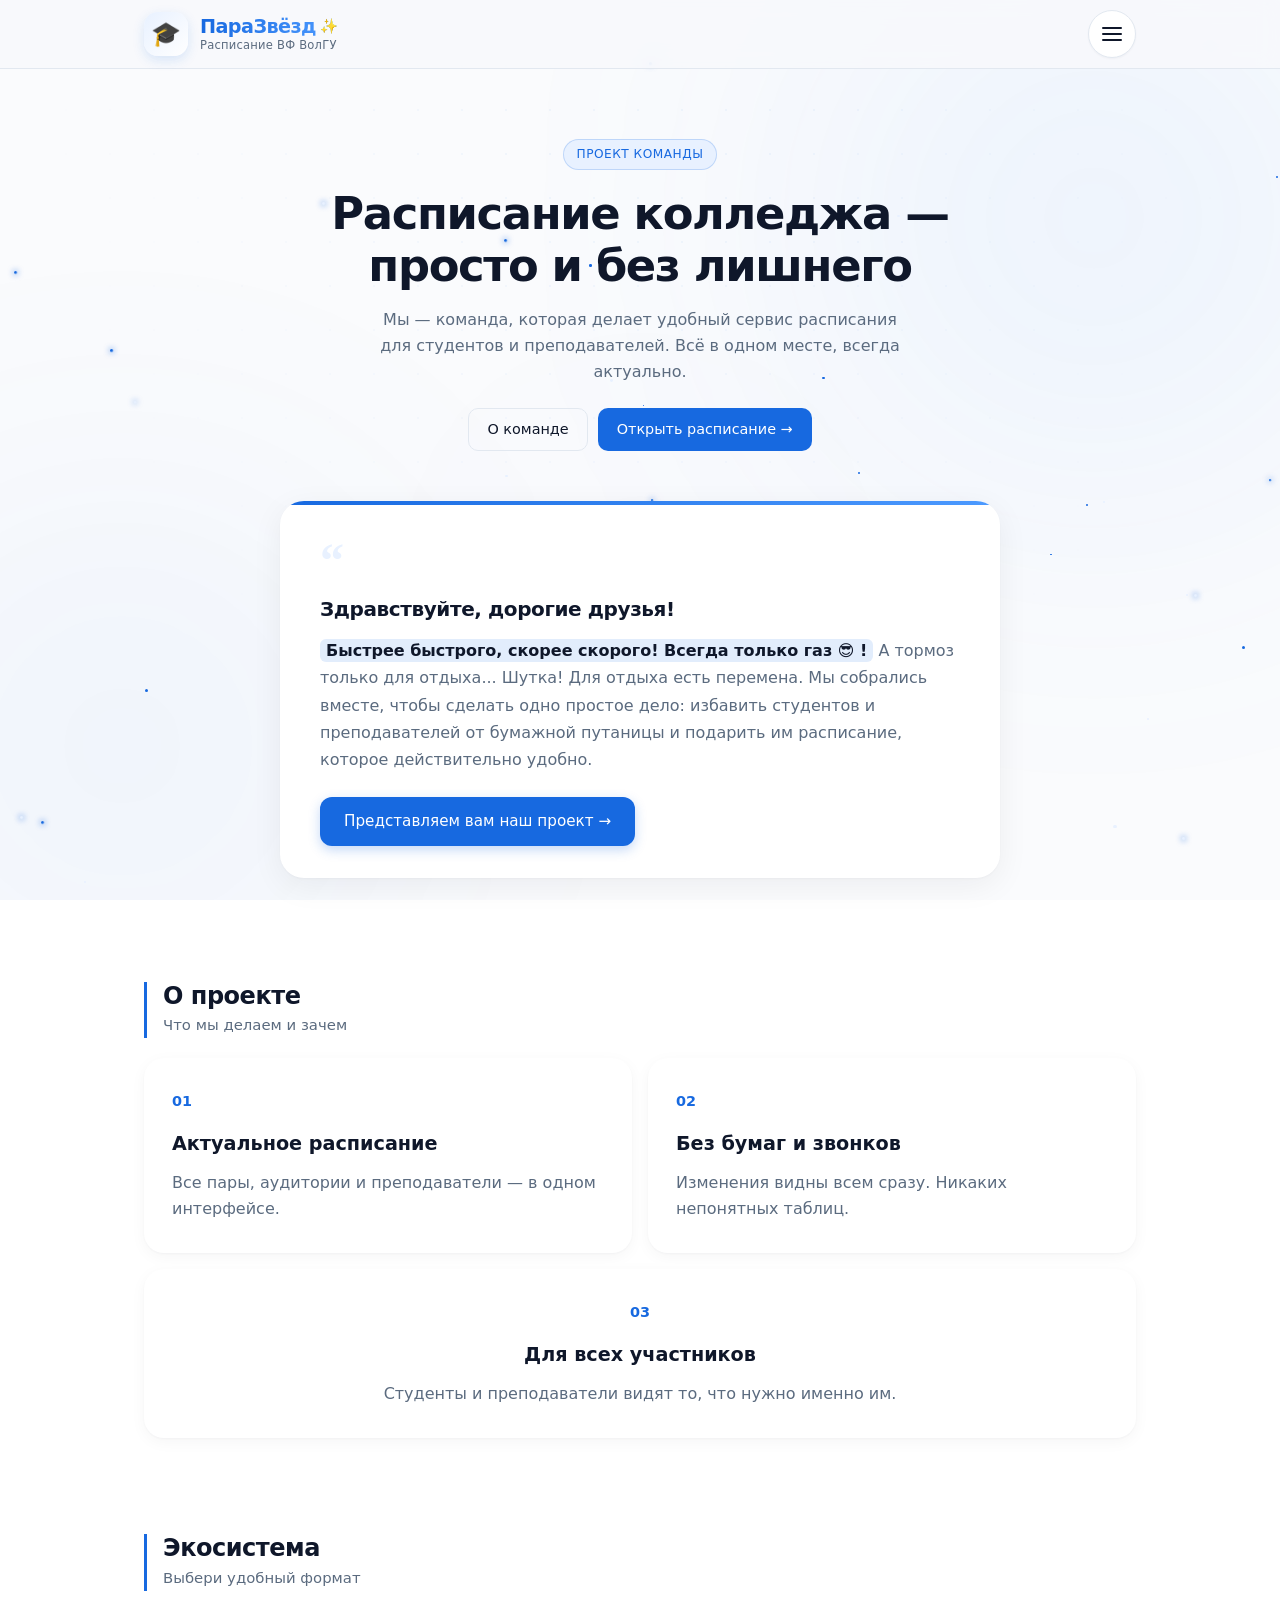
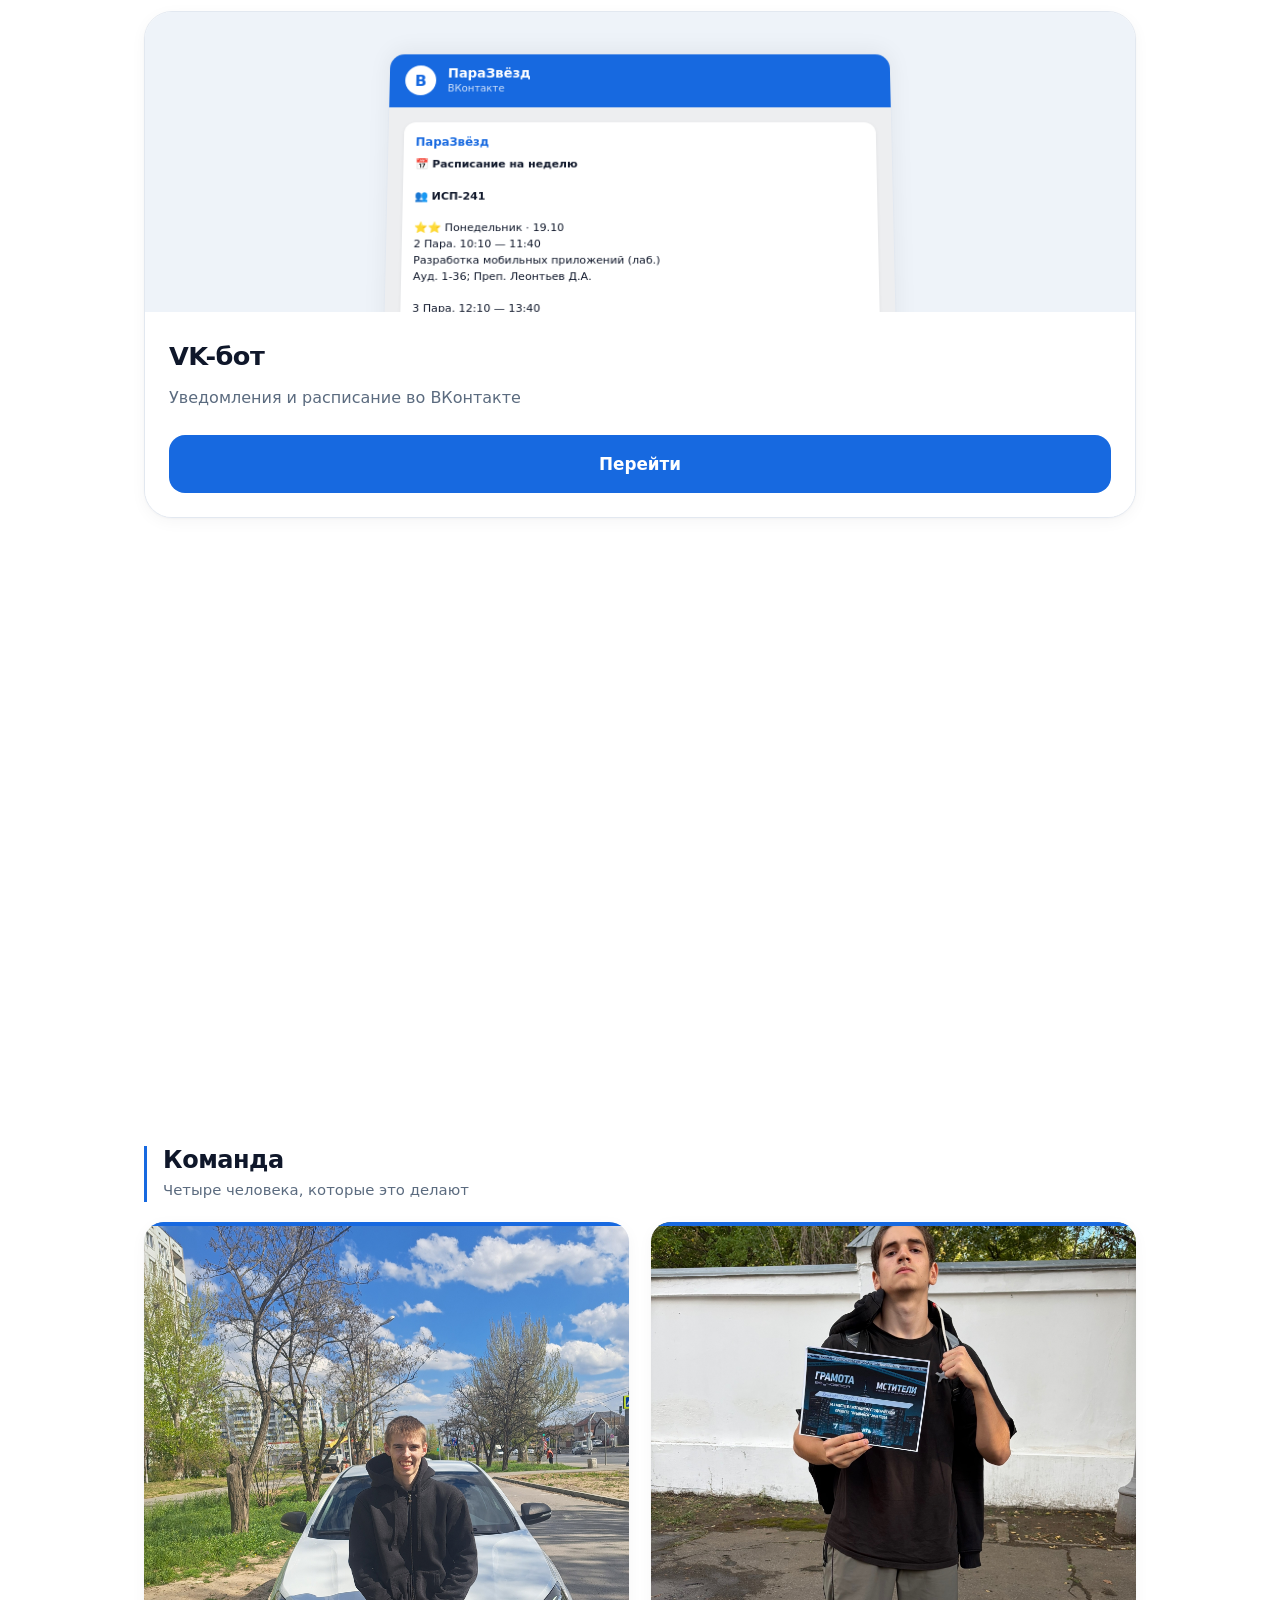
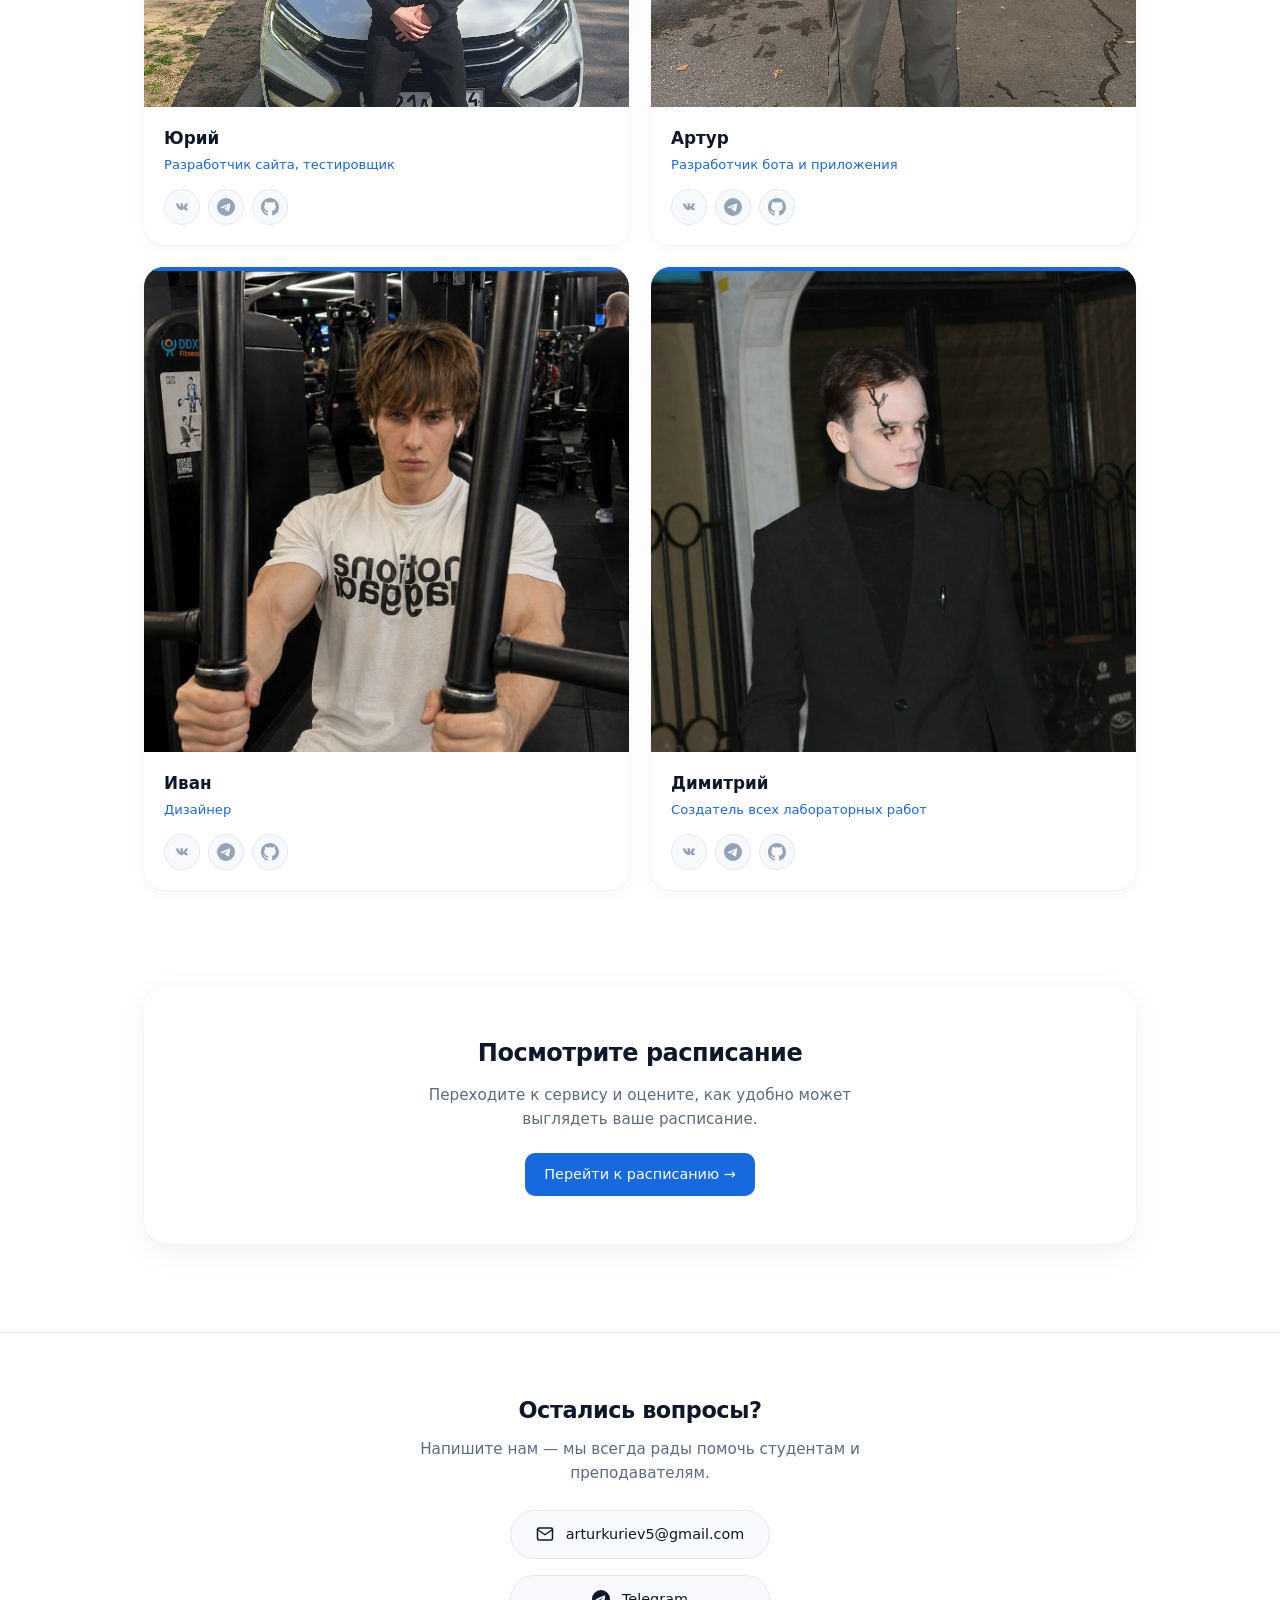
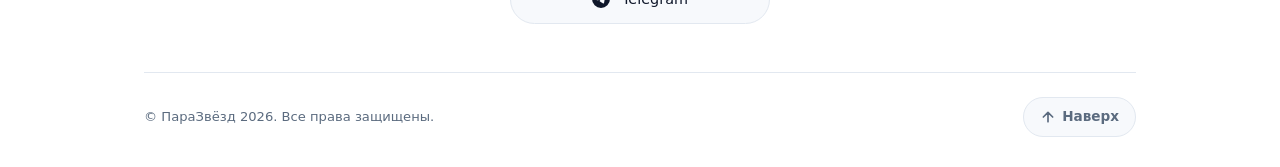
<file: index.html>
<!DOCTYPE html>
<html lang="ru">
<head>
  <meta charset="UTF-8">
  <meta name="viewport" content="width=device-width, initial-scale=1.0"><!-- Иконка сайта (favicon) -->
<link rel="icon" type="image/png" href="img/favicon.png">

<!-- Мета-теги для ВКонтакте (Open Graph) -->
<meta property="og:type" content="website">
<meta property="og:site_name" content="ПараЗвёзд">
<meta property="og:title" content="ПараЗвёзд — расписание ВФ ВолГУ">
<meta property="og:description" content="Удобное расписание занятий для студентов и преподавателей. Геймификация, мини-игра и достижения!">
<meta property="og:url" content="https://yuriisuperprog.github.io/Project_Team_Schedule/">

<!-- Ссылка на картинку-превью. ВАЖНО: путь должен быть абсолютным (начинаться с https://) -->
<meta property="og:image" content="https://yuriisuperprog.github.io/Project_Team_Schedule/img/preview.jpg">
<meta property="og:image:width" content="1200">
<meta property="og:image:height" content="630">
  <title>ПараЗвёзд — расписание ВФ ВолГУ</title>
  <link rel="stylesheet" href="style.css">
</head>
<body>
  <div class="page-bg"></div>
  <div class="bg-decor" aria-hidden="true">
    <span class="blob blob-1"></span>
    <span class="blob blob-2"></span>
    <span class="blob blob-3"></span>
  </div>
  <div class="bg-particles" id="bgParticles" aria-hidden="true"></div>
  <div class="bg-sparkles" id="bgSparkles" aria-hidden="true"></div>
  <div class="star-field" id="starField" aria-hidden="true"></div>

  <header>
    <div class="container nav">
      <a href="index.html" class="logo">
        <div class="logo-icon-wrap">
          <span class="logo-icon">🎓</span>
        </div>
        <div class="logo-text">
          <b>ПараЗвёзд <span class="star-sparkle">✨</span></b>
          <small>Расписание ВФ ВолГУ</small>
        </div>
      </a>
      <div class="nav-actions">
        <button class="nav-burger-btn" id="menuBtn" aria-label="Меню">
          <div class="burger-icon">
            <span></span><span></span><span></span>
          </div>
        </button>
      </div>
    </div>
  </header>

  <!-- ПОЛНОЭКРАННОЕ МЕНЮ -->
  <div class="fullscreen-menu" id="mobileMenu">
    <button class="fs-close-btn" id="closeMenuBtn" aria-label="Закрыть меню">
      <svg width="28" height="28" viewBox="0 0 24 24" fill="none"
           stroke="currentColor" stroke-width="2" stroke-linecap="round">
        <path d="M18 6L6 18M6 6l12 12"/>
      </svg>
    </button>

    <div class="fs-menu-content">
      <nav class="fs-nav">
        <a href="#about" class="fs-link" style="--i: 1;">О проекте</a>
        <a href="#ecosystem" class="fs-link" style="--i: 2;">Платформы</a>
        <a href="#team" class="fs-link" style="--i: 3;">Команда</a>
      </nav>
      <div class="fs-actions">
        <a href="schedule.html" class="fs-btn-main">Расписание</a>
        <button class="fs-theme-btn" id="themeToggle">
          <span id="themeIcon">🌑</span> Сменить тему
        </button>
      </div>
    </div>
  </div>

  <section class="hero">
    <div class="container">
      <div class="hero-badge">Проект команды</div>
      <h1>Расписание колледжа —<br>просто и без лишнего</h1>
      <p>Мы — команда, которая делает удобный сервис расписания для студентов и преподавателей. Всё в одном месте, всегда актуально.</p>
      <div class="hero-buttons">
        <a href="#team" class="btn btn-ghost">О команде</a>
        <a href="schedule.html" class="btn btn-primary">Открыть расписание →</a>
      </div>
    </div>
  </section>

  <section class="intro">
    <div class="container">
      <div class="intro-card">
        <div class="intro-mark">“</div>
        <p class="intro-greeting">Здравствуйте, дорогие друзья!</p>
        <p class="intro-text">
          <span class="bold">Быстрее быстрого, скорее скорого! Всегда только газ 😎 !</span>
          А тормоз только для отдыха... Шутка! Для отдыха есть перемена.
          Мы собрались вместе, чтобы сделать одно простое дело:
          избавить студентов и преподавателей от бумажной путаницы
          и подарить им расписание, которое действительно удобно.
        </p>
        <div class="intro-sign-wrap">
          <a href="schedule.html" class="intro-sign">Представляем вам наш проект →</a>
        </div>
      </div>
    </div>
  </section>

  <section id="about">
    <div class="container">
      <div class="section-head">
        <h2 class="section-title">О проекте</h2>
        <p class="section-sub">Что мы делаем и зачем</p>
      </div>
      <div class="about-grid">
        <div class="about-item">
          <div class="num">01</div>
          <h3>Актуальное расписание</h3>
          <p>Все пары, аудитории и преподаватели — в одном интерфейсе.</p>
        </div>
        <div class="about-item">
          <div class="num">02</div>
          <h3>Без бумаг и звонков</h3>
          <p>Изменения видны всем сразу. Никаких непонятных таблиц.</p>
        </div>
        <div class="about-item">
          <div class="num">03</div>
          <h3>Для всех участников</h3>
          <p>Студенты и преподаватели видят то, что нужно именно им.</p>
        </div>
      </div>
    </div>
  </section>

  <!-- ЭКОСИСТЕМА -->
  <section id="ecosystem">
    <div class="container">
      <div class="section-head">
        <h2 class="section-title">Экосистема</h2>
        <p class="section-sub">Выбери удобный формат</p>
      </div>

      <!-- МОБИЛЬНЫЙ ХАБ -->
      <div class="eco-mobile-hub" id="ecoMobileHub">
        <div class="emh-nav">
          <button class="emh-btn active" data-target="web">
            <div class="emh-icon-wrap">
              <svg viewBox="0 0 24 24" fill="none" stroke="currentColor"
                   stroke-width="2" stroke-linecap="round" stroke-linejoin="round">
                <circle cx="12" cy="12" r="10"></circle>
                <line x1="2" y1="12" x2="22" y2="12"></line>
                <path d="M12 2a15.3 15.3 0 0 1 4 10 15.3 15.3 0 0 1-4 10 15.3 15.3 0 0 1-4-10 15.3 15.3 0 0 1 4-10z"></path>
              </svg>
            </div>
            <span class="emh-label">Web / iOS</span>
          </button>

          <button class="emh-btn" data-target="vk">
            <div class="emh-icon-wrap">
              <svg viewBox="0 0 24 24" fill="currentColor">
                <path d="M12.785 16.241s.288-.032.436-.194c.136-.148.132-.427.132-.427s-.02-1.304.576-1.496c.588-.19 1.341 1.26 2.14 1.818.605.422 1.064.33 1.064.33l2.137-.03s1.117-.07.587-.953c-.043-.072-.308-.66-1.58-1.868-1.326-1.26-1.148-1.055.448-3.234.972-1.327 1.36-2.138 1.239-2.485-.116-.33-.84-.24-.84-.24l-2.407.015s-.178-.025-.31.056c-.13.08-.212.265-.212.265s-.38 1.03-.885 1.905c-1.065 1.854-1.492 1.951-1.666 1.837-.404-.265-.303-1.07-.303-1.642 0-1.786.267-2.53-.52-2.723-.26-.064-.452-.106-1.117-.113-.853-.01-1.573.003-1.982.207-.272.136-.482.44-.354.457.158.022.516.098.706.363.245.343.235 1.113.235 1.113s.14 2.104-.327 2.365c-.32.178-.76-.185-1.7-1.844 0 0-.47-.825-.85-1.735-.09-.214-.215-.42-.402-.516-.228-.115-.563-.148-.563-.148l-2.287.014s-.343.01-.47.162c-.111.136-.008.416-.008.416s1.79 4.262 3.816 6.407c1.858 1.966 3.967 1.838 3.967 1.838h.955z"/>
              </svg>
            </div>
            <span class="emh-label">VK</span>
          </button>

          <button class="emh-btn" data-target="android">
            <div class="emh-icon-wrap">
              <svg viewBox="0 0 24 24" fill="none" stroke="currentColor"
                   stroke-width="2" stroke-linecap="round" stroke-linejoin="round">
                <path d="M5 16V9h14v7a2 2 0 0 1-2 2H7a2 2 0 0 1-2-2z"></path>
                <path d="M16 9V6a2 2 0 0 0-2-2H10a2 2 0 0 0-2 2v3"></path>
                <circle cx="9" cy="13" r="1.5"></circle>
                <circle cx="15" cy="13" r="1.5"></circle>
                <path d="M8 22v-4"></path>
                <path d="M16 22v-4"></path>
              </svg>
            </div>
            <span class="emh-label">Android</span>
          </button>

          <button class="emh-btn" data-target="tg">
            <div class="emh-icon-wrap">
              <svg viewBox="0 0 24 24" fill="currentColor">
                <path d="M11.944 0A12 12 0 0 0 0 12a12 12 0 0 0 12 12 12 12 0 0 0 12-12A12 12 0 0 0 12 0a12 12 0 0 0-.056 0zm4.962 7.224c.1-.002.321.023.465.14a.506.506 0 0 1 .171.325c.016.093.036.306.02.472-.18 1.898-.962 6.502-1.36 8.627-.168.9-.499 1.201-.82 1.23-.696.065-1.225-.46-1.9-.902-1.056-.693-1.653-1.124-2.678-1.8-1.185-.78-.417-1.21.258-1.91.177-.184 3.247-2.977 3.307-3.23.007-.032.014-.15-.056-.212s-.174-.041-.249-.024c-.106.024-1.793 1.14-5.061 3.345-.48.33-.913.49-1.302.48-.428-.008-1.252-.241-1.865-.44-.752-.245-1.349-.374-1.297-.789.027-.216.325-.437.893-.663 3.498-1.524 5.83-2.529 6.998-3.014 3.332-1.386 4.025-1.627 4.476-1.635z"/>
              </svg>
            </div>
            <span class="emh-label">Telegram</span>
          </button>
        </div>

        <div class="emh-content" id="emhContent">
          <h3 class="emh-title" id="emhTitle">Web / PWA</h3>
          <p class="emh-desc" id="emhDesc">Работает в браузере. Можно установить на iPhone как приложение.</p>
          <button class="emh-cta" id="emhCta" onclick="openIosInstallModal(event)">Как установить?</button>
        </div>
      </div>

      <!-- ДЕСКТОПНЫЕ КАРТОЧКИ -->
      <div class="eco-carousel-wrap">
        <div class="eco-grid" id="ecoGrid">

          <!-- VK -->
          <div class="eco-card" data-color="#0077FF">
            <div class="eco-preview">
              <div class="mockup-vk">
                <div class="vk-header">
                  <div class="vk-avatar">B</div>
                  <div class="vk-title">
                    <b>ПараЗвёзд</b>
                    <span>ВКонтакте</span>
                  </div>
                </div>
                <div class="vk-chat-bg">
                  <div class="vk-message">
                    <div class="vk-msg-author">ПараЗвёзд</div>
                    <div class="vk-msg-text">
                      📅 <b>Расписание на неделю</b><br><br>
                      👥 <b>ИСП-241</b><br><br>
                      ⭐️⭐️ Понедельник · 19.10<br>
                      2 Пара. 10:10 — 11:40<br>
                      Разработка мобильных приложений (лаб.)<br>
                      Ауд. 1-36; Преп. Леонтьев Д.А.<br><br>
                      3 Пара. 12:10 — 13:40<br>
                      Разработка программных модулей (лаб.)<br>
                      Ауд. 1-02; Преп. Донскова Д.А.
                    </div>
                  </div>
                  <div class="vk-buttons">
                    <div class="vk-btn">📖 Посмотреть расписание</div>
                    <div class="vk-btn">⚙️ Настройки</div>
                  </div>
                </div>
              </div>
            </div>
            <div class="eco-text">
              <h3>VK-бот</h3>
              <p>Уведомления и расписание во ВКонтакте</p>
              <a href="https://vk.ru/vfstudentbot" class="eco-btn">Перейти</a>
            </div>
          </div>

          <!-- TELEGRAM -->
          <div class="eco-card" data-color="#2AABEE">
            <div class="eco-preview">
              <div class="mockup-telegram">
                <div class="mt-header">
                  <div class="mt-avatar">
                    <svg viewBox="0 0 24 24" fill="none" stroke="currentColor"
                         stroke-width="2" stroke-linecap="round" stroke-linejoin="round">
                      <path d="M22 2L11 13M22 2l-7 20-4-9-9-4 20-7z"/>
                    </svg>
                  </div>
                  <div class="mt-title">
                    <b>ПараЗвёзд</b>
                    <span>45000 подписчика</span>
                  </div>
                  <div class="mt-actions">
                    <svg width="16" height="16" viewBox="0 0 24 24" fill="none"
                         stroke="currentColor" stroke-width="2">
                      <circle cx="11" cy="11" r="8"/>
                      <path d="M21 21l-4.35-4.35"/>
                    </svg>
                    <svg width="16" height="16" viewBox="0 0 24 24" fill="none"
                         stroke="currentColor" stroke-width="2">
                      <circle cx="12" cy="12" r="1"/>
                      <circle cx="19" cy="12" r="1"/>
                      <circle cx="5" cy="12" r="1"/>
                    </svg>
                  </div>
                </div>
                <div class="mt-chat-bg">
                  <div class="mt-message">
                    <div class="mt-msg-author">ПараЗвёзд</div>
                    <div class="mt-msg-text">
                      📅 <b>Расписание на неделю</b><br><br>
                      👥 <b>ИСП-241</b><br><br>
                      ⭐️⭐️ Понедельник · 19.10<br>
                      2 Пара. 10:10 — 11:40<br>
                      Разработка мобильных приложений (лаб.)<br>
                      Ауд. 1-36; Преп. Леонтьев Д.А.<br><br>
                      3 Пара. 12:10 — 13:40<br>
                      Разработка программных модулей (лаб.)<br>
                      Ауд. 1-02; Преп. Донскова Д.А.
                    </div>
                  </div>
                  <div class="mt-buttons">
                    <div class="mt-btn mt-btn-primary">📖 Посмотреть расписание</div>
                    <div class="mt-btn mt-btn-secondary">⚙️ Настройки</div>
                  </div>
                </div>
              </div>
            </div>
            <div class="eco-text">
              <h3>Telegram-бот</h3>
              <p>Расписание прямо в мессенджере</p>
              <a href="https://t.me/VFStudentBot" class="eco-btn">Перейти</a>
            </div>
          </div>

          <!-- ПРИЛОЖЕНИЕ -->
          <div class="eco-card" data-color="#6ecf9b">
            <div class="eco-preview">
              <div class="mockup-app">
                <div class="app-header">
                  <div class="app-logo">🎓</div>
                  <div class="app-title">
                    <b>ПараЗвёзд</b>
                    <span>Расписание ВолГУ</span>
                  </div>
                  <div class="app-actions">🌙 ☰</div>
                </div>
                <div class="app-body">
                  <div class="app-greeting">
                    <b>Привет, Юрий! 👋</b>
                  </div>
                  <div class="app-wish">
                    🧠 Каждая решённая задача делает тебя сильнее!
                  </div>
                  <div class="app-filters">
                    <div class="app-label">Специальность</div>
                    <div class="app-chips">
                      <span class="app-chip">РУПО</span>
                      <span class="app-chip active">ИСП</span>
                      <span class="app-chip">ЗСП</span>
                      <span class="app-chip">ЭСП</span>
                      <span class="app-chip">ЮСП</span>
                    </div>
                    <div class="app-label" style="margin-top: 12px;">Курс</div>
                    <div class="app-chips">
                      <span class="app-chip">2 курс</span>
                      <span class="app-chip active">3 курс</span>
                      <span class="app-chip">4 курс</span>
                    </div>
                    <div class="app-label" style="margin-top: 12px;">Группа</div>
                    <div class="app-chips">
                      <span class="app-chip active">ИСП-241</span>
                      <span class="app-chip">ИСП-242</span>
                      <span class="app-chip">ИСП-243</span>
                    </div>
                  </div>
                </div>
              </div>
            </div>
            <div class="eco-text">
              <h3>Приложение</h3>
              <p>Мобильное приложение для iOS и Android</p>
              <a href="#" class="eco-btn">Скачать</a>
            </div>
          </div>

        </div>
        <div class="eco-dots" id="ecoDots"></div>
      </div>
    </div>
  </section>

  <!-- МОДАЛКА ИНСТРУКЦИИ ДЛЯ iOS -->
  <div class="install-modal" id="iosInstallModal">
    <div class="install-window">
      <button class="install-close" id="closeInstallBtn">✕</button>
      <div class="install-icon">🍏</div>
      <h3>Установка на iPhone</h3>
      <p class="install-subtitle">Это займёт 5 секунд. Работает только в <b>Safari</b>.</p>
      
      <div class="install-steps">
        <div class="step">
          <div class="step-visual">🧭</div>
          <div class="step-text">
            <b>1. Откройте сайт в Safari</b>
            <span>Скопируйте ссылку и вставьте в адресную строку Safari.</span>
          </div>
        </div>
        
        <div class="step">
          <div class="step-visual">📤</div>
          <div class="step-text">
            <b>2. Нажмите «Поделиться»</b>
            <span>Кнопка внизу экрана (квадрат со стрелочкой вверх).</span>
          </div>
        </div>
        
        <div class="step">
          <div class="step-visual">➕</div>
          <div class="step-text">
            <b>3. Выберите «На экран "Домой"»</b>
            <span>Прокрутите список вниз, если не видите.</span>
          </div>
        </div>
        
        <div class="step">
          <div class="step-visual">✅</div>
          <div class="step-text">
            <b>4. Нажмите «Добавить»</b>
            <span>Готово! Иконка появится на рабочем столе.</span>
          </div>
        </div>
      </div>
      
      <button class="install-done-btn" id="installDoneBtn">Всё понятно</button>
    </div>
  </div>

  <section id="team">
    <div class="container">
      <div class="section-head">
        <h2 class="section-title">Команда</h2>
        <p class="section-sub">Четыре человека, которые это делают</p>
      </div>
      <div class="team-grid">

        <article class="member member--blue">
          <div class="photo">
            <img src="img/1.jpg" alt="Разработчик">
          </div>
          <div class="member-body">
            <h3>Юрий</h3>
            <div class="role">Разработчик сайта, тестировщик</div>
            <div class="team-socials">
              <a href="https://vk.ru/id566690820" target="_blank" class="social-btn vk" title="ВКонтакте"></a>
              <a href="https://t.me/Yura1231qwerty" target="_blank" class="social-btn tg" title="Telegram"></a>
              <a href="https://github.com/YuriiSuperProg" target="_blank" class="social-btn gh" title="GitHub"></a>
            </div>
          </div>
        </article>

        <article class="member member--blue-2">
          <div class="photo">
            <img src="img/2.jpg" alt="Разработчик">
          </div>
          <div class="member-body">
            <h3>Артур</h3>
            <div class="role">Разработчик бота и приложения</div>
            <div class="team-socials">
              <a href="https://vk.ru/aptypmorgan" target="_blank" class="social-btn vk" title="ВКонтакте"></a>
              <a href="https://t.me/shadwGG" target="_blank" class="social-btn tg" title="Telegram"></a>
              <a href="https://github.com/APTYPMORGAN" target="_blank" class="social-btn gh" title="GitHub"></a>
            </div>
          </div>
        </article>

        <article class="member member--soft">
          <div class="photo">
            <img src="img/4.jpg" alt="Разработчик">
          </div>
          <div class="member-body">
            <h3>Иван</h3>
            <div class="role">Дизайнер</div>
            <div class="team-socials">
              <a href="https://vk.ru/crom0v" target="_blank" class="social-btn vk" title="ВКонтакте"></a>
              <a href="https://t.me/crom0v" target="_blank" class="social-btn tg" title="Telegram"></a>
              <a href="https://github.com/VanyaOrlov2009" target="_blank" class="social-btn gh" title="GitHub"></a>
            </div>
          </div>
        </article>

        <article class="member member--dark">
          <div class="photo">
            <img src="img/32.jpg" alt="Разработчик">
          </div>
          <div class="member-body">
            <h3>Димитрий</h3>
            <div class="role">Создатель всех лабораторных работ</div>
            <div class="team-socials">
              <a href="https://vk.ru/virpitzstal" target="_blank" class="social-btn vk" title="ВКонтакте"></a>
              <a href="https://t.me/VirpitzStal" target="_blank" class="social-btn tg" title="Telegram"></a>
              <a href=" https://github.com/DmitriyPros" target="_blank" class="social-btn gh" title="GitHub"></a>
            </div>
          </div>
        </article>

      </div>
    </div>
  </section>

  <section>
    <div class="container">
      <div class="cta">
        <h2>Посмотрите расписание</h2>
        <p>Переходите к сервису и оцените, как удобно может выглядеть ваше расписание.</p>
        <a href="schedule.html" class="btn btn-primary">Перейти к расписанию →</a>
      </div>
    </div>
  </section>

  <footer>
    <div class="container">
      <div class="footer-support">
        <h2>Остались вопросы?</h2>
        <p>Напишите нам — мы всегда рады помочь студентам и преподавателям.</p>
        <div class="footer-contact">
          <a href="mailto:arturkuriev5@gmail.com" class="footer-btn" title="Написать на почту">
            <svg viewBox="0 0 24 24" fill="none" stroke="currentColor"
                 stroke-width="2" stroke-linecap="round" stroke-linejoin="round"
                 width="18" height="18">
              <path d="M4 4h16c1.1 0 2 .9 2 2v12c0 1.1-.9 2-2 2H4c-1.1 0-2-.9-2-2V6c0-1.1.9-2 2-2z"></path>
              <polyline points="22,6 12,13 2,6"></polyline>
            </svg>
            arturkuriev5@gmail.com
          </a>
          <a href="https://t.me/shadwGG" target="_blank"
             class="footer-btn footer-btn--tg" title="Написать в Telegram">
            <svg viewBox="0 0 24 24" fill="currentColor" width="18" height="18">
              <path d="M11.944 0A12 12 0 0 0 0 12a12 12 0 0 0 12 12 12 12 0 0 0 12-12A12 12 0 0 0 12 0a12 12 0 0 0-.056 0zm4.962 7.224c.1-.002.321.023.465.14a.506.506 0 0 1 .171.325c.016.093.036.306.02.472-.18 1.898-.962 6.502-1.36 8.627-.168.9-.499 1.201-.82 1.23-.696.065-1.225-.46-1.9-.902-1.056-.693-1.653-1.124-2.678-1.8-1.185-.78-.417-1.21.258-1.91.177-.184 3.247-2.977 3.307-3.23.007-.032.014-.15-.056-.212s-.174-.041-.249-.024c-.106.024-1.793 1.14-5.061 3.345-.48.33-.913.49-1.302.48-.428-.008-1.252-.241-1.865-.44-.752-.245-1.349-.374-1.297-.789.027-.216.325-.437.893-.663 3.498-1.524 5.83-2.529 6.998-3.014 3.332-1.386 4.025-1.627 4.476-1.635z"/>
            </svg>
            Telegram
          </a>
        </div>
      </div>

      <div class="footer-bottom">
        <div>© ПараЗвёзд 2026. Все права защищены.</div>
        <a href="#" class="footer-up-btn"
           onclick="window.scrollTo({top: 0, behavior: 'smooth'}); return false;">
          <svg width="16" height="16" viewBox="0 0 24 24" fill="none"
               stroke="currentColor" stroke-width="2.5" stroke-linecap="round"
               stroke-linejoin="round">
            <path d="M12 19V5M5 12l7-7 7 7"/>
          </svg>
          Наверх
        </a>
      </div>
    </div>
  </footer>

  <!-- ОВЕРЛЕЙ И МОДАЛКА ДЛЯ ЭКОСИСТЕМЫ -->
  <div class="eco-overlay" id="ecoOverlay" hidden></div>
  <div class="eco-modal" id="ecoModal" hidden>
    <button class="eco-modal__close" id="ecoModalClose">✕</button>
    <div class="eco-modal__content" id="ecoModalContent"></div>
  </div>

  <script src="bg-particles.js"></script>
  <script src="stars.js"></script>
  <script src="script.js"></script>
</body>
</html>
</file>
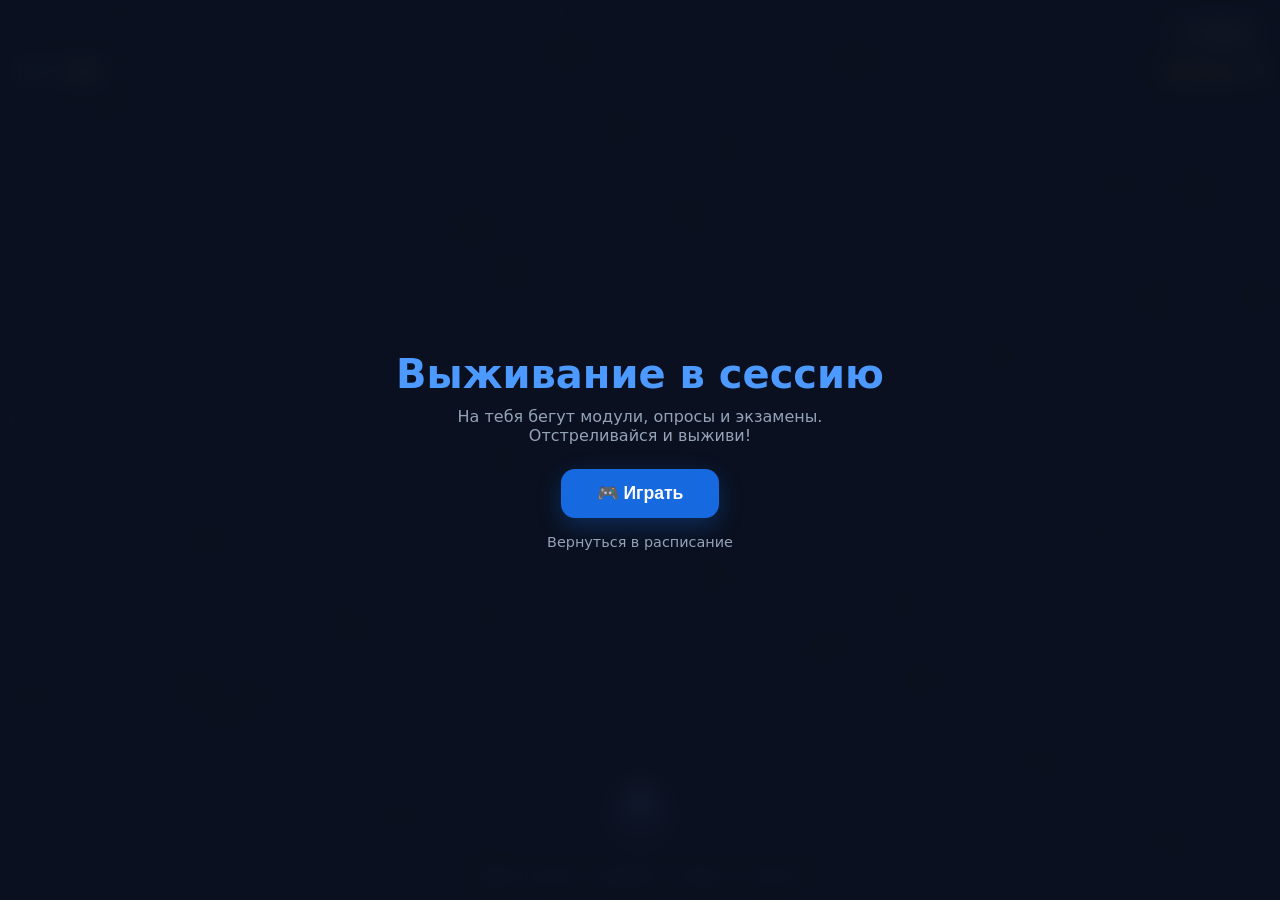
<file: game.html>
<!DOCTYPE html>
<html lang="ru">
<head>
  <meta charset="UTF-8">
  <meta name="viewport" content="width=device-width, initial-scale=1.0, maximum-scale=1.0, user-scalable=no, viewport-fit=cover">
  <link rel="icon" type="image/png" href="img/favicon.png">
  <title>Выживание в сессию — ПараЗвёзд</title>
  <link rel="stylesheet" href="game.css">
</head>
<body>

  <div class="game-wrapper">
    <a href="schedule.html" class="btn-back">← Назад</a>
    
    <div class="ui-overlay">
      <div class="ui-health">HP: <span id="hpText">100</span></div>
      <div class="ui-score">Баллы: <span id="scoreText">0</span></div>
    </div>

    <canvas id="gameCanvas"></canvas>
    
    <div class="controls-hint desktop-only">
      <span>WASD / Стрелки — движение</span>
      <span>Пробел — стрелять</span>
    </div>
    <div class="controls-hint mobile-only">
      <span>Води пальцем — двигайся</span>
      <span>Стрельба автоматическая</span>
    </div>

    <!-- Экран старта (общий для всех) -->
    <div id="startScreen" class="game-over-overlay show">
      <h2 style="color: #4C9AFF; font-size: 2.5rem; margin-bottom: 10px;">Выживание в сессию</h2>
      <p id="startHint">На тебя бегут модули, опросы и экзамены.<br>Отстреливайся и выживи!</p>
      <button class="btn-restart" onclick="startGame()">🎮 Играть</button>
      <a href="schedule.html" class="btn-back-menu">Вернуться в расписание</a>
    </div>

    <!-- Экран проигрыша -->
    <div id="gameOver" class="game-over-overlay">
      <h2>Отчислен! 💀</h2>
      <p>Ты продержался: <span id="finalScore">0</span> очков</p>
      <button class="btn-restart" onclick="startGame()">Попробовать снова</button>
      <a href="schedule.html" class="btn-back-menu">Вернуться в расписание</a>
    </div>
  </div>

  <script src="game.js"></script>
</body>
</html>
</file>
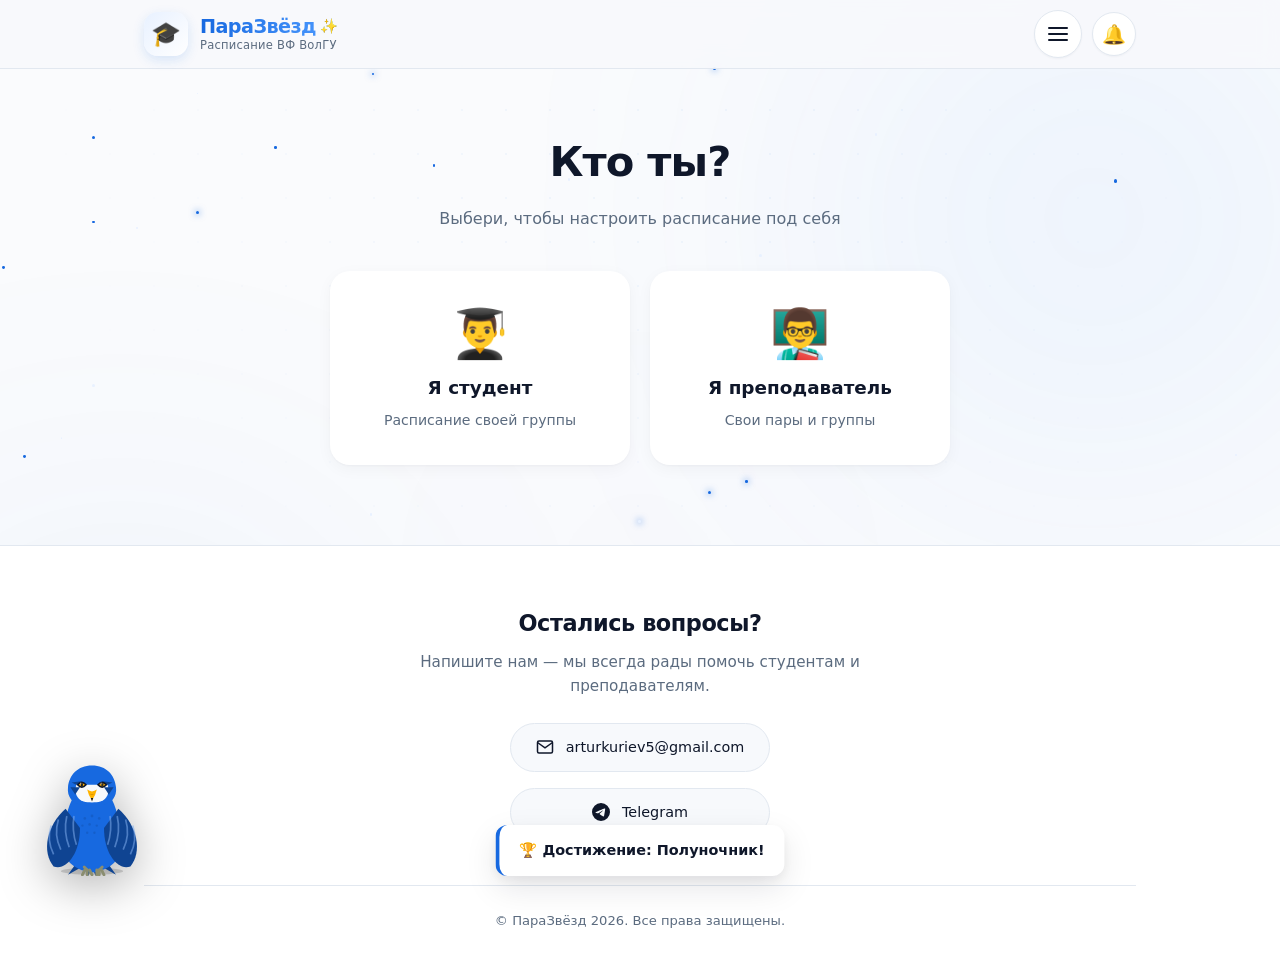
<file: schedule.html>
<!DOCTYPE html>
<html lang="ru">
<head>
  <meta charset="UTF-8">
  <meta name="viewport" content="width=device-width, initial-scale=1.0">
  <!-- Иконка сайта (favicon) -->
<link rel="icon" type="image/png" href="img/favicon.png">

<!-- Мета-теги для ВКонтакте (Open Graph) -->
<meta property="og:type" content="website">
<meta property="og:site_name" content="ПараЗвёзд">
<meta property="og:title" content="ПараЗвёзд — расписание ВФ ВолГУ">
<meta property="og:description" content="Удобное расписание занятий для студентов и преподавателей. Геймификация, мини-игра и достижения!">
<meta property="og:url" content="https://yuriisuperprog.github.io/Project_Team_Schedule/">

<!-- Ссылка на картинку-превью. ВАЖНО: путь должен быть абсолютным (начинаться с https://) -->
<meta property="og:image" content="https://yuriisuperprog.github.io/Project_Team_Schedule/img/preview.jpg">
<meta property="og:image:width" content="1200">
<meta property="og:image:height" content="630">
  <title>Расписание — ПараЗвёзд</title>
  <link rel="stylesheet" href="schedule.css">
  <link rel="stylesheet" href="notifications.css">
  <link rel="stylesheet" href="atmosphere.css">
  <link rel="stylesheet" href="style.css">
  <meta name="google" content="notranslate">
  
  <script>
    if (localStorage.getItem("role")) {
      document.documentElement.classList.add("role-selected");
    }
  </script>
</head>
<body>
  <div class="page-bg"></div>
  <div class="bg-decor" aria-hidden="true">
    <span class="blob blob-1"></span>
    <span class="blob blob-2"></span>
    <span class="blob blob-3"></span>
  </div>
  <div class="bg-particles" id="bgParticles" aria-hidden="true"></div>
  <div class="bg-sparkles" id="bgSparkles" aria-hidden="true"></div>
  <div class="star-field" id="starField" aria-hidden="true"></div>

  <header>
    <div class="container nav">
      <a href="index.html" class="logo">
        <div class="logo-icon-wrap"><span class="logo-icon">🎓</span></div>
        <div class="logo-text">
          <b>ПараЗвёзд <span class="star-sparkle">✨</span></b>
          <small>Расписание ВФ ВолГУ</small>
        </div>
      </a>
      <div class="nav-actions">
        <button class="nav-burger-btn" id="menuBtn" aria-label="Меню">
          <div class="burger-icon">
            <span></span><span></span><span></span>
          </div>
        </button>
      </div>
    </div>
  </header>

  <div class="fullscreen-menu" id="mobileMenu">
    <button class="fs-close-btn" id="closeMenuBtn" aria-label="Закрыть">
      <svg width="28" height="28" viewBox="0 0 24 24" fill="none" stroke="currentColor" stroke-width="2" stroke-linecap="round"><path d="M18 6L6 18M6 6l12 12"/></svg>
    </button>
    <div class="fs-menu-content">
      <nav class="fs-nav" id="dynamicMenuNav"></nav>
      <div class="fs-actions">
        <button class="fs-theme-btn" id="themeToggleMenu">
          <span id="themeIcon">🌑</span> Сменить тему
        </button>
      </div>
    </div>
  </div>

  <main class="container">
    <!-- Уведомления и праздники -->
    <div class="schedule-notice hidden" id="scheduleNotice">
      <div class="sn-content">
        <span class="sn-icon">⚠️</span>
        <div class="sn-text"><b>Внимание!</b> Расписание изменилось. Проверьте свои пары.</div>
      </div>
      <div class="sn-actions"><button class="sn-btn-close" id="snCloseBtn">Понятно</button></div>
    </div>

    <section class="holiday-section" id="holidaySection" style="display: none;">
      <div class="holiday-card">
        <div class="holiday-bg-decor"></div>
        <div class="holiday-content">
          <div class="holiday-badge">🎉 Праздник</div>
          <h2 class="holiday-title" id="holidayTitle">С наступающим Днём народного единства!</h2>
          <p class="holiday-subtitle" id="holidaySubtitle">Скоро выходной — 4 ноября. Пар не будет.</p>
          <div class="holiday-info">
            <div class="holiday-icon">🇷🇺</div>
            <div class="holiday-text"><span>Отдыхаем и набираемся сил</span><b>до 5 ноября!</b></div>
          </div>
        </div>
        <div class="holiday-confetti"></div>
      </div>
    </section>

    <!-- Выбор роли -->
    <div class="role-screen" id="roleScreen">
      <div class="role-title">Кто ты?</div>
      <div class="role-sub">Выбери, чтобы настроить расписание под себя</div>
      <div class="role-cards">
        <button class="role-card" data-role="student">
          <div class="rc-icon">👨‍🎓</div><div class="rc-title">Я студент</div><div class="rc-desc">Расписание своей группы</div>
        </button>
        <button class="role-card" data-role="teacher">
          <div class="rc-icon">👨‍🏫</div><div class="rc-title">Я преподаватель</div><div class="rc-desc">Свои пары и группы</div>
        </button>
      </div>
    </div>

    <!-- Экран расписания -->
    <div class="schedule-screen" id="scheduleScreen" style="display:none">
      <div class="greeting" id="greeting">
        <div class="greeting-text">Привет, <span id="userName">друг</span>! 👋</div>
        <div class="institution-switch-wrap">
          <div class="institution-switch" id="institutionSwitch">
            <button type="button" class="institution-btn active" data-institution="college">
              <span class="inst-icon">🏫</span><span class="inst-label">Колледж</span>
            </button>
            <button type="button" class="institution-btn" data-institution="institute">
              <span class="inst-icon">🎓</span><span class="inst-label">Институт</span>
            </button>
          </div>
        </div>
        <div class="greeting-actions">
          <button class="btn btn-ghost" id="nameEdit">Изменить имя</button>
          <button class="btn-report" id="reportNameBtn" title="Пожаловаться на имя" style="display: none;">🚩</button>
        </div>
      </div>

      <div class="view-switch">
        <button class="view-btn active" id="btnViewSchedule" onclick="switchView('schedule')">📅 Расписание</button>
        <button class="view-btn" id="btnViewRooms" onclick="switchView('rooms')">🚪 Кабинеты</button>
      </div>

      <div id="scheduleContent">
        <div class="wish" id="wish">
          <span class="wish-emoji" id="wishEmoji">✨</span>
          <span class="wish-text" id="wishText">Хорошего дня!</span>
          <button class="wish-refresh" id="wishRefresh" title="Другое пожелание">🔄</button>
        </div>

        <div class="filters">
          <div class="row" id="rowSpecs"><span>Специальность</span><div class="chips" id="specs"></div></div>
          <div class="row" id="rowCourses"><span>Курс</span><div class="chips" id="courses"></div></div>
          <div class="row" id="rowGroups"><span>Группа</span><div class="chips" id="groups"></div></div>
          
          <!-- БЛОК ПОДГРУПП -->
          <div class="row" id="rowSubgroups" style="display: none;"><span>Подгруппа</span><div class="chips" id="subgroups"></div></div>

          <div class="row" id="rowTeacherBtn" style="display:none">
            <span>Преподаватель</span>
            <button class="btn btn-ghost teacher-search-btn" id="openTeacherModalBtn">
              <span class="ts-btn-icon">🔍</span><span>Найти преподавателя</span>
            </button>
          </div>
        </div>

        <div class="date-search">
          <span class="ds-icon">🔍</span>
          <input type="text" id="dateInput" class="ds-input" placeholder="дд.мм.гггг" maxlength="10" inputmode="numeric">
          <button class="ds-btn" id="dateFind">Найти</button>
        </div>

        <div class="weekbar">
          <b id="weekInfo">Выберите группу</b>
          <div class="weekbar-controls">
            <button onclick="shiftWeek(-1)">←</button>
            <button onclick="shiftWeek(1)">→</button>
          </div>
          <button onclick="goToday()" class="btn-today">Сегодня</button>
        </div>

        <div class="active-teacher-banner" id="activeTeacherBanner" style="display:none">
          <div class="atb-info">👨‍🏫 Вы смотрите расписание: <b id="activeTeacherName">—</b></div>
          <button class="atb-change-btn" id="activeTeacherChangeBtn">Сменить</button>
        </div>

        <div class="day-card hidden" id="dayCard">
          <div class="dc-main">
            <div class="dc-ring" id="dcRing">
              <svg viewBox="0 0 120 120">
                <circle class="dc-ring-bg" cx="60" cy="60" r="52"/>
                <circle class="dc-ring-fill" cx="60" cy="60" r="52" id="dcRingFill"/>
              </svg>
              <div class="dc-ring-text"><b id="dayPercent">0%</b><span>дня</span></div>
            </div>
            <div class="dc-info">
              <div class="dc-status"><span class="pulse"></span><span id="dayStatus">Идёт учебный день</span></div>
              <div class="dc-pair" id="dcPair">—</div>
              <div class="dc-meta" id="dcMeta">—</div>
              <div class="dc-left" id="dayLeft">—</div>
            </div>
          </div>
          <div class="dc-timeline">
            <div class="dc-track" id="dcTrack"><div class="dc-now" id="dcNow"></div></div>
            <div class="dc-labels" id="dcLabels"></div>
          </div>
        </div>

        <div class="tomorrow hidden" id="tomorrow"></div>
        <div id="out"></div>
      </div>

      <!-- БЛОК КАБИНЕТОВ (Сетка) -->
      <div id="roomsScreen" style="display: none;">
        
        <!-- ПЛАШКА ДЛЯ АКТИВА -->
        <div id="activistHeader" class="activist-header" style="display: none;">
          <span class="ah-icon">🌟</span>
          <div class="ah-text">
            <b>Спецпроект для студенческого актива</b>
            <span>Здесь ты можешь найти свободный кабинет для собраний и мероприятий.</span>
          </div>
        </div>

        <!-- ПАНЕЛЬ ФИЛЬТРОВ -->
        <div class="rooms-panel">
          
          <!-- Переключатель Сегодня/Завтра -->
          <div class="segmented-control">
            <button class="seg-btn active" id="roomDayToday" onclick="setRoomDay('today')">Сегодня</button>
            <button class="seg-btn" id="roomDayTomorrow" onclick="setRoomDay('tomorrow')">Завтра</button>
          </div>

          <!-- Поиск -->
          <div class="panel-search">
            <span>🔍</span>
            <input type="text" id="roomSearchInput" placeholder="Поиск (напр. 2-28)" autocomplete="off">
          </div>

          <!-- Дата и Выбор пары -->
          <div class="panel-date-pair">
            <div class="date-input-wrap" style="display: flex; align-items: center; padding: 4px 6px 4px 14px; gap: 6px; height: 48px; flex: 1; min-width: 200px;">
              <span style="font-size: 1.1rem; opacity: 0.7;">📅</span>
              <input type="text" id="roomDateInput" placeholder="ДД.ММ или ДД.ММ.ГГГГ" maxlength="10" style="flex: 1; border: none; background: transparent; color: var(--text); font: inherit; font-size: 0.95rem; outline: none; min-width: 100px;">
              
              <button id="roomDateBtn" style="display: flex; align-items: center; justify-content: center; width: 34px; height: 34px; border-radius: 8px; background: var(--c, var(--blue)); color: white; border: none; cursor: pointer; transition: 0.2s;" title="Найти по дате">
                <svg width="18" height="18" viewBox="0 0 24 24" fill="none" stroke="currentColor" stroke-width="2.5" stroke-linecap="round" stroke-linejoin="round"><circle cx="11" cy="11" r="8"></circle><line x1="21" y1="21" x2="16.65" y2="16.65"></line></svg>
              </button>
              
              <button id="roomDateReset" style="display: none; align-items: center; justify-content: center; width: 34px; height: 34px; border-radius: 8px; background: transparent; color: var(--muted); border: 1px solid var(--line); cursor: pointer; transition: 0.2s;" title="Сбросить дату">
                ✕
              </button>
            </div>
            
            <div class="custom-select" id="roomPairSelectWrap">
              <button class="custom-select-btn" id="roomPairSelectBtn" type="button">
                <span>Все пары</span>
                <svg width="16" height="16" viewBox="0 0 24 24" fill="none" stroke="currentColor" stroke-width="2" stroke-linecap="round" stroke-linejoin="round">
                  <polyline points="6 9 12 15 18 9"></polyline>
                </svg>
              </button>
              <div class="custom-select-menu" id="roomPairSelectMenu">
                <div class="custom-select-item active" data-value="all">Все пары</div>
                <div class="custom-select-item" data-value="1">1-я пара</div>
                <div class="custom-select-item" data-value="2">2-я пара</div>
                <div class="custom-select-item" data-value="3">3-я пара</div>
                <div class="custom-select-item" data-value="4">4-я пара</div>
                <div class="custom-select-item" data-value="5">5-я пара</div>
                <div class="custom-select-item" data-value="6">6-я пара</div>
                <div class="custom-select-item" data-value="7">7-я пара</div>
                <div class="custom-select-item" data-value="8">8-я пара</div>
              </div>
            </div>
          </div>

        </div>
        
        <div class="rooms-legend">
          <span><span class="dot free"></span> Свободно</span>
          <span><span class="dot busy"></span> Занято</span>
        </div>

        <div id="roomsGridContainer" class="rooms-scroll-container">
          <!-- Сюда JS вставит таблицу -->
        </div>
      </div>
    </div>
  </main>

  <!-- Модалки -->
  <div class="ts-modal-overlay" id="teacherModal">
    <div class="ts-modal">
      <div class="ts-modal-input-wrap">
        <span>🔍</span>
        <input type="text" class="ts-modal-input" id="modalTeacherInput" placeholder="Введите фамилию...">
      </div>
      <div class="ts-filter-bar" id="modalSpecsFilter"></div>
      <div class="ts-modal-list" id="modalTeacherList"></div>
    </div>
  </div>

  <div class="profile-overlay" id="profileModal">
    <div class="profile-window">
      <button class="profile-close" id="profileCloseBtn">✕</button>
      <div class="profile-header">
        <div class="profile-avatar-wrap">
          <div class="profile-avatar" id="profileAvatar">🎓</div>
          <div class="profile-level-badge" id="profileLevel">LVL 1</div>
        </div>
        <div class="profile-info">
          <h1 class="profile-name" id="profileName">Студент</h1>
          <div class="profile-meta">
            <span id="profileGroup" class="profile-group">Группа не выбрана</span>
            <span id="profileSpec" class="profile-spec">—</span>
          </div>
          <div class="profile-xp-wrap">
            <div class="profile-xp-bar" id="profileXpBar" style="width: 0%;"></div>
            <span class="profile-xp-text" id="profileXpText">0 / 100 XP</span>
          </div>
        </div>
      </div>
      <div class="profile-tabs">
        <button class="profile-tab active" data-tab="achievements"><span>🏆</span><span class="tab-text">Достижения</span></button>
        <button class="profile-tab" data-tab="stats"><span>📊</span><span class="tab-text">Статистика</span></button>
        <button class="profile-tab" data-tab="settings"><span>⚙️</span><span class="tab-text">Настройки</span></button>
        <button class="profile-tab" data-tab="game"><span>🎮</span><span class="tab-text">Мини-игра</span></button>
      </div>
      <div class="profile-content">
        <div class="profile-pane active" id="pane-achievements">
          <div class="settings-form" style="margin-bottom: 24px; background: var(--bg); padding: 20px; border-radius: 16px; border: 1px dashed var(--line);">
            <h3 style="margin-bottom: 10px; font-size: 1.1rem;">🤫 Секретные достижения</h3>
            <p style="font-size: 0.85rem; color: var(--muted); margin-bottom: 16px;">Введи уникальный код от разработчика.</p>
            <div class="settings-input-wrap">
              <input type="text" id="secretCodeInput" class="settings-input" placeholder="НАПРИМЕР: HANDSHAKE" maxlength="30">
              <button class="settings-btn" id="saveSecretBtn">Активировать</button>
            </div>
          </div>
          <div class="ach-grid" id="achGrid"></div>
        </div>
        <div class="profile-pane" id="pane-stats">
          <div class="stats-grid">
            <div class="stat-card"><div class="stat-icon">🔥</div><div class="stat-val" id="statStreak">0</div><div class="stat-label">Дней подряд</div></div>
            <div class="stat-card"><div class="stat-icon">🚀</div><div class="stat-val" id="statVisits">0</div><div class="stat-label">Всего заходов</div></div>
            <div class="stat-card"><div class="stat-icon">🔭</div><div class="stat-val" id="statSpecs">0</div><div class="stat-label">Специальностей изучено</div></div>
          </div>
        </div>
        <div class="profile-pane" id="pane-settings">
          <div class="settings-form">
            <label class="settings-label">Ваше имя</label>
            <div class="settings-input-wrap">
              <input type="text" id="settingsName" class="settings-input" placeholder="Как вас зовут?" maxlength="20">
              <button class="settings-btn" id="saveNameBtn">Сохранить</button>
            </div>
            <label class="settings-label" style="margin-top: 24px;">Сменить аватар</label>
            <div class="avatar-picker" id="avatarPicker"></div>
          </div>
        </div>
        <div class="profile-pane" id="pane-game">
          <div style="text-align: center; padding: 40px 20px; background: var(--bg); border-radius: 20px; border: 1px dashed var(--line);">
            <div style="font-size: 4rem; margin-bottom: 16px; animation: float 3s ease-in-out infinite;">⚔️</div>
            <h2 style="font-size: 1.5rem; font-weight: 800; margin-bottom: 8px;">Выживание в сессию</h2>
            <p style="color: var(--muted); margin-bottom: 24px;">На тебя бегут модули и экзамены!</p>
            <button class="settings-btn" id="startGameBtn" style="padding: 14px 32px; font-size: 1.1rem;">🎮 Начать игру</button>
          </div>
        </div>
      </div>
    </div>
  </div>

  <div class="name-modal-overlay" id="nameModal">
    <div class="name-modal-window">
      <h3 class="name-modal-title">Как тебя зовут?</h3>
      <div class="name-modal-input-wrap">
        <input type="text" id="nameModalInput" class="name-modal-input" placeholder="Введи имя..." maxlength="20">
      </div>
      <div class="name-modal-actions">
        <button class="name-modal-btn name-modal-btn-cancel" id="nameModalCancel">Отмена</button>
        <button class="name-modal-btn name-modal-btn-save" id="nameModalSave">Сохранить</button>
      </div>
    </div>
  </div>

  <div class="info-modal-overlay" id="pairInfoModal">
    <div class="info-modal-window">
      <div class="info-modal-header"><span id="pairInfoIcon">📚</span><h3 id="pairInfoSubject">Предмет</h3></div>
      <div class="info-modal-body">
        <div class="info-row"><span class="info-label">Группы:</span><span class="info-value" id="pairInfoGroups">—</span></div>
        <div class="info-row"><span class="info-label">Аудитория:</span><span class="info-value" id="pairInfoRoom">—</span></div>
      </div>
      <div class="info-modal-footer"><button class="info-modal-btn" onclick="document.getElementById('pairInfoModal').classList.remove('open')">Понятно</button></div>
    </div>
  </div>

  <div class="mascot" id="mascot">
    <div class="mascot-bubble" id="mascotBubble">Привет! Выбери группу →</div>
    <div class="falcon-svg-wrap" id="falconMascot" role="button" tabindex="0">
      <svg class="falcon-svg" viewBox="0 0 100 100" xmlns="http://www.w3.org/2000/svg">
        <ellipse cx="50" cy="96" rx="26" ry="3" fill="rgba(0,0,0,0.15)"/>
        <path d="M 42 82 L 30 99 L 44 91 L 47 100 L 50 92 L 53 100 L 56 91 L 70 99 L 58 82 Z" fill="var(--falcon-dark, #0F2A5C)" />
        <path d="M 50 22 C 30 26 24 58 28 84 C 33 94 46 97 50 97 C 54 97 67 94 72 84 C 76 58 70 26 50 22 Z" fill="var(--falcon-main, #1769E0)" />
        <g id="falconWingLeft" style="transform-origin: 30px 50px;">
          <path d="M 28 44 C 12 58 8 80 18 92 C 28 96 40 82 40 60 Z" fill="var(--falcon-dark, #0F2A5C)" />
          <g stroke="var(--falcon-light, #4C9AFF)" stroke-width="1.4" fill="none" opacity="0.55"><path d="M 16 58 Q 12 70 18 82" /><path d="M 22 53 Q 18 66 24 78" /><path d="M 29 50 Q 26 63 31 76" /><path d="M 35 50 Q 33 62 37 74" /></g>
        </g>
        <g id="falconWingRight" style="transform-origin: 70px 50px;">
          <path d="M 72 44 C 88 58 92 80 82 92 C 72 96 60 82 60 60 Z" fill="var(--falcon-dark, #0F2A5C)" />
          <g stroke="var(--falcon-light, #4C9AFF)" stroke-width="1.4" fill="none" opacity="0.55"><path d="M 84 58 Q 88 70 82 82" /><path d="M 78 53 Q 82 66 76 78" /><path d="M 71 50 Q 74 63 69 76" /><path d="M 65 50 Q 67 62 63 74" /></g>
        </g>
        <path d="M 50 8 C 38 8 31 16 30 26 C 29 34 34 40 42 41 L 50 42 L 58 41 C 66 40 71 34 70 26 C 69 16 62 8 50 8 Z" fill="var(--falcon-main, #1769E0)" />
        <path d="M 33 22 L 43 27 L 41 21 Z" fill="var(--falcon-dark, #0F2A5C)" /><path d="M 67 22 L 57 27 L 59 21 Z" fill="var(--falcon-dark, #0F2A5C)" />
        <path d="M 37 24 C 35 30 37 36 43 38 C 47 39 53 39 57 38 C 63 36 65 30 63 24 Z" fill="#F7F9FC" />
        <path d="M 32 26 L 36 32 L 40 26 Z" fill="var(--falcon-dark, #0F2A5C)" /><path d="M 68 26 L 64 32 L 60 26 Z" fill="var(--falcon-dark, #0F2A5C)" />
        <g fill="var(--falcon-dark, #0F2A5C)" opacity="0.28"><circle cx="44" cy="52" r="1.1"/><circle cx="50" cy="50" r="1.2"/><circle cx="56" cy="52" r="1.1"/><circle cx="42" cy="58" r="1.0"/><circle cx="48" cy="57" r="1.1"/><circle cx="54" cy="58" r="1.0"/><circle cx="46" cy="64" r="1.0"/><circle cx="52" cy="64" r="1.0"/></g>
        <path d="M 38 24 Q 41.5 20 45 24 Q 41.5 28 38 24 Z" fill="#FFB300" stroke="#0F172A" stroke-width="1.3"/>
        <path d="M 55 24 Q 58.5 20 62 24 Q 58.5 28 55 24 Z" fill="#FFB300" stroke="#0F172A" stroke-width="1.3"/>
        <g id="falconPupils"><ellipse class="falcon-pupil" cx="41.5" cy="24" rx="0.9" ry="1.8" fill="#0F172A"/><circle class="falcon-pupil" cx="40.6" cy="22.9" r="0.55" fill="#FFF"/><ellipse class="falcon-pupil" cx="58.5" cy="24" rx="0.9" ry="1.8" fill="#0F172A"/><circle class="falcon-pupil" cx="57.6" cy="22.9" r="0.55" fill="#FFF"/></g>
        <g id="falconBeak" style="transform-origin: 50px 31px;"><path d="M 46 28 Q 47 33 50 37 Q 53 33 54 28 Q 50 31 46 28 Z" fill="#FFB300"/><path d="M 49 35 L 50 38 L 51 35 Z" fill="#1A1A1A"/><path d="M 47.5 31 Q 50 34 52.5 31 Q 50 32.5 47.5 31 Z" fill="#D99400"/></g>
        <g stroke="var(--falcon-accent, #FF8C00)" stroke-width="2.4" stroke-linecap="round" fill="none"><path d="M 44 95 L 42 99"/><path d="M 46 95 L 46 99"/><path d="M 48 95 L 50 99"/><path d="M 46 95 L 43.5 92.5"/><path d="M 54 95 L 54 99"/><path d="M 56 95 L 56 99"/><path d="M 58 95 L 60 99"/><path d="M 56 95 L 58.5 92.5"/></g>
      </svg>
    </div>
  </div>

  <!-- Модалка подробностей пары -->
  <div id="lessonDetailsModal" class="info-modal-overlay">
    <div class="info-modal-window">
      <button class="profile-close" style="top: 16px; right: 16px;" onclick="document.getElementById('lessonDetailsModal').classList.remove('open')">✕</button>
      
      <div class="info-modal-header" style="padding-bottom: 12px;">
        <div id="ldTime" style="font-size: 1.5rem; font-weight: 700; color: var(--c); margin-bottom: 8px;"></div>
        <h3 id="ldSubject" style="font-size: 1.2rem; font-weight: 800; line-height: 1.3; text-align: center; width: 100%;"></h3>
      </div>
      
      <div class="info-modal-body">
        <div class="info-row">
          <span class="info-label">Аудитория</span>
          <span class="info-value" id="ldRoom">—</span>
        </div>
        <div class="info-row">
          <span class="info-label">Преподаватель</span>
          <span class="info-value" id="ldTeacher">—</span>
        </div>
        <div class="info-row" style="margin-top: 8px;">
          <span class="info-label">Группы</span>
          <div id="ldGroups" style="display: flex; flex-wrap: wrap; gap: 6px; margin-top: 4px;"></div>
        </div>
      </div>
      
      <div class="info-modal-footer">
        <button class="info-modal-btn" onclick="document.getElementById('lessonDetailsModal').classList.remove('open')">Понятно</button>
      </div>
    </div>
  </div>

  <footer>
    <div class="container">
      <div class="footer-support">
        <h2>Остались вопросы?</h2>
        <p>Напишите нам — мы всегда рады помочь студентам и преподавателям.</p>
        <div class="footer-contact">
          <a href="mailto:arturkuriev5@gmail.com" class="footer-btn">
            <svg viewBox="0 0 24 24" fill="none" stroke="currentColor" stroke-width="2" width="18" height="18"><path d="M4 4h16c1.1 0 2 .9 2 2v12c0 1.1-.9 2-2 2H4c-1.1 0-2-.9-2-2V6c0-1.1.9-2 2-2z"></path><polyline points="22,6 12,13 2,6"></polyline></svg>
            arturkuriev5@gmail.com
          </a>
          <a href="https://t.me/shadwGG" target="_blank" class="footer-btn footer-btn--tg">
            <svg viewBox="0 0 24 24" fill="currentColor" width="18" height="18"><path d="M11.944 0A12 12 0 0 0 0 12a12 12 0 0 0 12 12 12 12 0 0 0 12-12A12 12 0 0 0 12 0a12 12 0 0 0-.056 0zm4.962 7.224c.1-.002.321.023.465.14a.506.506 0 0 1 .171.325c.016.093.036.306.02.472-.18 1.898-.962 6.502-1.36 8.627-.168.9-.499 1.201-.82 1.23-.696.065-1.225-.46-1.9-.902-1.056-.693-1.653-1.124-2.678-1.8-1.185-.78-.417-1.21.258-1.91.177-.184 3.247-2.977 3.307-3.23.007-.032.014-.15-.056-.212s-.174-.041-.249-.024c-.106.024-1.793 1.14-5.061 3.345-.48.33-.913.49-1.302.48-.428-.008-1.252-.241-1.865-.44-.752-.245-1.349-.374-1.297-.789.027-.216.325-.437.893-.663 3.498-1.524 5.83-2.529 6.998-3.014 3.332-1.386 4.025-1.627 4.476-1.635z"/></svg>
            Telegram
          </a>
        </div>
      </div>
      <div class="footer-bottom">
        <div>© ПараЗвёзд 2026. Все права защищены.</div>
      </div>
    </div>
  </footer>

  <!-- Кнопка "Наверх" -->
  <button id="scrollToTopBtn" class="scroll-top-btn" aria-label="Наверх">
    <svg width="24" height="24" viewBox="0 0 24 24" fill="none" stroke="currentColor" stroke-width="2.5" stroke-linecap="round" stroke-linejoin="round">
      <path d="M12 19V5M5 12l7-7 7 7"/>
    </svg>
  </button>

  <script src="data.js"></script>
  <script src="vuz-data.js"></script>
  <script src="storage.js"></script>
  <script src="schedule.js"></script>
  <script src="search.js"></script>
  <script src="teachers.js"></script>
  <script src="stars.js"></script>
  <script src="profile.js"></script>
  <script src="notifications.js"></script>
  <script src="bg-particles.js"></script>
</body>
</html>
</file>
<file: style.css>
/* ============================================================
   БАЗА
   ============================================================ */
* { margin: 0; padding: 0; box-sizing: border-box; }

:root {
  --blue:       #1769E0;
  --blue-2:     #4C9AFF;
  --blue-soft:  #E8F1FF;
  --bg:         #F7F9FC;
  --bg-2:       #EEF3F9;
  --card:       #FFFFFF;
  --text:       #0F172A;
  --muted:      #5B6B7F;
  --line:       #E2E8F0;
  --radius:     20px;

  --shadow-sm: 0 1px 2px rgba(15, 23, 42, 0.04);
  --shadow-md: 0 1px 3px rgba(15, 23, 42, 0.04), 0 4px 16px rgba(15, 23, 42, 0.04);
  --shadow-lg: 0 1px 3px rgba(15, 23, 42, 0.04), 0 8px 32px rgba(15, 23, 42, 0.06);
  --shadow-xl: 0 4px 12px rgba(15, 23, 42, 0.06), 0 12px 32px rgba(15, 23, 42, 0.1);
}

html.dark {
  --bg:         #0B1120;
  --bg-2:       #131C2E;
  --card:       #1A2338;
  --text:       #F7F9FC;
  --muted:      #94A3B8;
  --line:       #2A3448;
  --blue-soft:  #1E2A42;
  --shadow-sm: 0 1px 2px rgba(0, 0, 0, 0.3);
  --shadow-md: 0 1px 3px rgba(0, 0, 0, 0.3), 0 4px 16px rgba(0, 0, 0, 0.3);
  --shadow-lg: 0 1px 3px rgba(0, 0, 0, 0.3), 0 8px 32px rgba(0, 0, 0, 0.4);
  --shadow-xl: 0 4px 12px rgba(0, 0, 0, 0.4), 0 12px 32px rgba(0, 0, 0, 0.5);
}

html { scroll-behavior: smooth; }

body {
  font-family: 'Inter', -apple-system, 'Segoe UI', system-ui, sans-serif;
  background: transparent;           /* ← было var(--bg) */
  color: var(--text);
  line-height: 1.6;
  -webkit-font-smoothing: antialiased;
  transition: background .3s, color .3s;
}

.page-bg {
  position: fixed;
  inset: 0;
  z-index: -3;
  background: #FAFBFD;              /* молочный рассвет */
  transition: background 1.4s ease;
  pointer-events: none;
}
html.dark .page-bg { background: #070B18; }   /* ночь */

.container { max-width: 1040px; margin: 0 auto; padding: 0 24px; }

/* ============================================================
   HEADER И МЕНЮ
   ============================================================ */
header {
  position: sticky; top: 0;
  background: color-mix(in srgb, var(--bg) 88%, transparent);
  backdrop-filter: blur(10px);
  border-bottom: 1px solid var(--line);
  z-index: 100;
}
.nav { display: flex; justify-content: space-between; align-items: center; height: 68px; }
.nav-actions { display: flex; align-items: center; }

.nav-burger-btn {
  display: flex; align-items: center; justify-content: center;
  width: 48px; height: 48px;
  background: var(--card);
  border: 1px solid var(--line);
  border-radius: 50%;
  cursor: pointer;
  box-shadow: var(--shadow-sm);
  transition: all 0.3s ease;
}
.nav-burger-btn:hover { border-color: var(--blue); transform: scale(1.05); }
.nav-burger-btn .burger-icon { display: flex; flex-direction: column; justify-content: space-between; width: 20px; height: 14px; }
.nav-burger-btn .burger-icon span { display: block; width: 100%; height: 2px; background: var(--text); border-radius: 2px; transition: all 0.3s ease; }
.nav-burger-btn.open .burger-icon span:nth-child(1) { transform: translateY(6px) rotate(45deg); }
.nav-burger-btn.open .burger-icon span:nth-child(2) { opacity: 0; transform: scaleX(0); }
.nav-burger-btn.open .burger-icon span:nth-child(3) { transform: translateY(-6px) rotate(-45deg); }

/* ============================================================
   КНОПКИ / HERO
   ============================================================ */
.btn { display: inline-flex; align-items: center; gap: 6px; padding: 9px 18px; border-radius: 10px; text-decoration: none; font-weight: 500; font-size: .9rem; cursor: pointer; border: 1px solid transparent; transition: .15s; font-family: inherit; }
.btn-primary { background: var(--blue); color: #fff; }
.btn-primary:hover { background: #1259c4; }
.btn-ghost { background: transparent; border-color: var(--line); color: var(--text); }
.btn-ghost:hover { border-color: var(--blue); color: var(--blue); }

.hero { padding: 70px 0 50px; text-align: center; }
.hero-badge { display: inline-block; font-size: .76rem; font-weight: 500; letter-spacing: .04em; text-transform: uppercase; color: var(--blue); background: var(--blue-soft); border: 1px solid color-mix(in srgb, var(--blue) 20%, transparent); padding: 5px 13px; border-radius: 999px; margin-bottom: 18px; }
.hero h1 { font-size: clamp(1.8rem, 4vw, 2.8rem); font-weight: 700; letter-spacing: -.03em; line-height: 1.15; margin-bottom: 16px; }
.hero p { color: var(--muted); font-size: 1rem; max-width: 540px; margin: 0 auto 24px; }
.hero-buttons { display: flex; gap: 10px; justify-content: center; flex-wrap: wrap; }

/* ============================================================
   СЕКЦИИ
   ============================================================ */
section { padding: 48px 0; }
.section-head { margin-bottom: 20px; padding-left: 16px; border-left: 3px solid var(--blue); }
.section-title { font-size: 1.5rem; font-weight: 700; letter-spacing: -.02em; margin-bottom: 4px; line-height: 1.2; }
.section-sub { color: var(--muted); font-size: .93rem; }

/* О проекте */
.about-grid { display: grid; grid-template-columns: repeat(2, 1fr); gap: 16px; }
.about-item { background: var(--card); padding: 32px 28px; border-radius: 20px; box-shadow: var(--shadow-md); transition: box-shadow .2s, transform .2s; }
.about-item:hover { box-shadow: var(--shadow-lg); transform: translateY(-2px); }
.about-item:nth-child(3) { grid-column: 1 / -1; text-align: center; }
.about-item .num { font-size: 0.9rem; color: var(--blue); font-weight: 700; margin-bottom: 16px; font-variant-numeric: tabular-nums; }
.about-item h3 { font-size: 1.2rem; font-weight: 700; margin-bottom: 10px; }
.about-item p { color: var(--muted); font-size: 1rem; line-height: 1.6; }

@media (max-width: 640px) {
  .about-grid { grid-template-columns: 1fr; gap: 12px; }
  .about-item:nth-child(3) { grid-column: auto; text-align: left; }
  .about-item:nth-child(3) .num, .about-item:nth-child(3) h3, .about-item:nth-child(3) p { text-align: left; }
}

/* Команда */
.team-grid { display: grid; grid-template-columns: repeat(2, 1fr); gap: 22px; }
.member { position: relative; background: var(--card); border: none; border-radius: 20px; overflow: hidden; box-shadow: var(--shadow-md); transition: transform .25s, box-shadow .25s; }
.member:hover { transform: translateY(-4px); box-shadow: var(--shadow-xl); }
.member::before { content: ''; position: absolute; top: 0; left: 0; right: 0; height: 4px; background: var(--accent, var(--blue)); }
.member .photo { width: 100%; aspect-ratio: 1 / 1; overflow: hidden; background: var(--blue-soft); }
.member .photo img { width: 100%; height: 100%; object-fit: cover; object-position: center 30%; display: block; transition: transform .4s; }
.member:hover .photo img { transform: scale(1.04); }
.member-body { padding: 18px 20px 20px; }
.member h3 { font-size: 1.05rem; font-weight: 600; margin-bottom: 2px; }
.member .role { font-size: .82rem; font-weight: 500; margin-bottom: 10px; color: var(--blue); }
.member .desc { color: var(--muted); font-size: .87rem; line-height: 1.5; }
@media (max-width: 640px) { .team-grid { grid-template-columns: 1fr !important; gap: 16px; } }

/* CTA */
.cta { border: none; border-radius: 24px; padding: 48px 28px; text-align: center; background: var(--card); box-shadow: var(--shadow-lg); }
.cta h2 { font-size: 1.5rem; font-weight: 700; letter-spacing: -.02em; margin-bottom: 10px; }
.cta p { color: var(--muted); font-size: .95rem; max-width: 460px; margin: 0 auto 22px; }

/* ============================================================
   ЛОГОТИП
   ============================================================ */
.logo { display: inline-flex; align-items: center; gap: 12px; text-decoration: none; transition: transform 0.3s ease; }
.logo:hover { transform: scale(1.02); }
.logo-icon-wrap { display: flex; align-items: center; justify-content: center; width: 44px; height: 44px; border-radius: 14px; background: linear-gradient(135deg, var(--blue-soft, #E8F1FF), #ffffff); box-shadow: 0 4px 12px rgba(23, 105, 224, 0.15); position: relative; overflow: hidden; flex-shrink: 0; }
.logo-icon-wrap::after { content: ''; position: absolute; top: 0; left: -100%; width: 50%; height: 100%; background: linear-gradient(90deg, transparent, rgba(255,255,255,0.8), transparent); transform: skewX(-20deg); animation: logoShine 4s infinite; }
@keyframes logoShine { 0% { left: -100%; } 20% { left: 200%; } 100% { left: 200%; } }
.logo-icon { font-size: 1.5rem; line-height: 1; animation: iconFloat 3s ease-in-out infinite; }
@keyframes iconFloat { 0%, 100% { transform: translateY(0); } 50% { transform: translateY(-3px); } }
.logo-text { display: flex; flex-direction: column; line-height: 1.1; }
.logo-text b { font-size: 1.2rem; font-weight: 800; letter-spacing: -0.03em; display: flex; align-items: center; gap: 4px; background: linear-gradient(90deg, #1769E0, #4C9AFF, #1769E0); background-size: 200% auto; -webkit-background-clip: text; background-clip: text; color: transparent; animation: textGradient 4s linear infinite; }
@keyframes textGradient { to { background-position: 200% center; } }
.logo-text small { font-size: 0.72rem; color: var(--muted, #94A3B8); font-weight: 500; letter-spacing: 0.02em; margin-top: 2px; }
.star-sparkle { display: inline-block; font-size: 0.9rem; -webkit-text-fill-color: initial; color: #4C9AFF; animation: sparkle 2s infinite; }
@keyframes sparkle { 0%, 100% { transform: scale(1) rotate(0deg); opacity: 1; } 50% { transform: scale(1.3) rotate(15deg); opacity: 0.7; } }
html.dark .logo-icon-wrap { background: linear-gradient(135deg, #1A2338, #2A3448); box-shadow: 0 4px 12px rgba(0, 0, 0, 0.3); }
html.dark .logo-icon-wrap::after { background: linear-gradient(90deg, transparent, rgba(255,255,255,0.2), transparent); }
html.dark .logo-text b { background: linear-gradient(90deg, #4C9AFF, #8AB4F8, #4C9AFF); background-size: 200% auto; -webkit-background-clip: text; background-clip: text; }
@media (max-width: 640px) { .logo-icon-wrap { width: 38px; height: 38px; } .logo-text b { font-size: 1.05rem; } .logo-text small { font-size: 0.65rem; } }

/* ============================================================
   ЭКОСИСТЕМА (СВАЙП + 3D)
   ============================================================ */
#ecosystem {
  --eco-bg: transparent;
  transition: background 0.6s ease;
  background: var(--eco-bg);
  position: relative;
}

.eco-carousel-wrap { position: relative; width: 100%; }

.eco-grid {
  display: flex;
  gap: 16px;
  overflow-x: auto;
  scroll-snap-type: x mandatory;
  padding-bottom: 20px;
  -webkit-overflow-scrolling: touch;
  scrollbar-width: none;
}
.eco-grid::-webkit-scrollbar { display: none; }

@media (min-width: 901px) {
  .eco-grid {
    display: grid;
    grid-template-columns: repeat(2, 1fr);
    gap: 24px;
    overflow-x: visible;
    padding-bottom: 0;
    perspective: 1200px;
  }
  .eco-dots { display: none !important; }
}

@media (max-width: 900px) {
  .eco-card { flex: 0 0 85%; scroll-snap-align: center; }
  .eco-dots { display: flex; }
    .emh-btn {
    display: flex;
    flex-direction: column;
    align-items: center;
    justify-content: center;
    gap: 8px;
    padding: 12px 4px; /* Уменьшили отступы, чтобы поместилось 4 кнопки */
    background: var(--card);
    border: 1px solid var(--line);
    border-radius: 20px;
    cursor: pointer;
    transition: all 0.3s cubic-bezier(0.2, 0.8, 0.2, 1);
    box-shadow: var(--shadow-sm);
  }

  /* Красивый кружок под эмодзи */
  .emh-icon-wrap {
    display: flex;
    align-items: center;
    justify-content: center;
    width: 40px;
    height: 40px;
    background: var(--bg); /* Легкий серый фон */
    border-radius: 12px;
    font-size: 1.4rem; /* Размер эмодзи */
    line-height: 1;
    transition: all 0.3s ease;
  }

  .emh-label {
    font-size: 0.7rem; /* Шрифт чуть меньше, чтобы влезло */
    font-weight: 600;
    color: var(--muted);
    transition: color 0.3s ease;
  }

  /* Эффект при нажатии (активная кнопка) */
  .emh-btn.active {
    border-color: var(--blue);
    background: color-mix(in srgb, var(--blue) 8%, var(--card));
    box-shadow: 0 0 15px color-mix(in srgb, var(--blue) 20%, transparent);
  }

  .emh-btn.active .emh-icon-wrap {
    background: var(--blue-soft);
    transform: scale(1.05);
  }

  .emh-btn.active .emh-label {
    color: var(--blue);
  }
}

/* Карточка */
.eco-card {
  position: relative;
  display: flex; flex-direction: column;
  background: var(--card);
  border-radius: 28px;
  box-shadow: var(--shadow-md);
  border: 1px solid var(--line);
  overflow: hidden;
  transform-style: preserve-3d;
  transition: transform 0.15s ease-out, box-shadow 0.3s ease;
  will-change: transform;
}
@media (min-width: 901px) {
  .eco-card { cursor: pointer; }
  .eco-card:hover { box-shadow: var(--shadow-xl); z-index: 10; }
}

/* VK-бот занимает всю ширину первого ряда на десктопе */
@media (min-width: 901px) {
  .eco-card[data-color="#0077FF"] {
    grid-column: 1 / -1;
  }

  .eco-card[data-color="#0077FF"] .mockup-vk {
    max-width: 520px;
  }
}

.eco-preview { background: var(--bg-2); height: 300px; position: relative; display: flex; align-items: flex-start; justify-content: center; overflow: hidden; padding: 24px 24px 0 24px; }
.eco-text {
  padding: 24px; 
  display: flex; 
  flex-direction: column; 
  flex: 1;
  position: relative; /* Добавить */
  z-index: 2;         /* Добавить */
}
.eco-text h3 { font-size: 1.6rem; font-weight: 800; margin-bottom: 8px; letter-spacing: -0.02em; }
.eco-text p { color: var(--muted); font-size: 1rem; margin-bottom: 24px; flex: 1; }
.eco-btn { display: inline-flex; align-items: center; justify-content: center; background: var(--blue); color: #fff; padding: 16px; border-radius: 16px; font-weight: 600; font-size: 1.05rem; text-decoration: none; transition: background 0.2s; }
.eco-btn:hover { background: var(--blue-2); }

/* 2. Telegram */
.mockup-telegram { width: 100%; max-width: 300px; background: #F0F2F5; border-radius: 16px 16px 0 0; box-shadow: 0 -4px 24px rgba(0,0,0,0.06); border: 1px solid var(--line); border-bottom: none; transform: perspective(1000px) rotateX(5deg); transform-origin: bottom; overflow: hidden; display: flex; flex-direction: column; }
.mt-header { background: var(--card); padding: 12px 16px; display: flex; align-items: center; gap: 12px; border-bottom: 1px solid var(--line); }
.mt-avatar { width: 32px; height: 32px; background: var(--blue-soft); color: var(--blue); border-radius: 50%; display: flex; align-items: center; justify-content: center; flex-shrink: 0; }
.mt-avatar svg { width: 18px; height: 18px; }
.mt-title { display: flex; flex-direction: column; flex: 1; }
.mt-title b { font-size: 0.85rem; color: var(--text); line-height: 1.2; }
.mt-title span { font-size: 0.65rem; color: var(--muted); }
.mt-actions { display: flex; gap: 12px; color: var(--muted); }
.mt-chat-bg { padding: 16px; display: flex; flex-direction: column; gap: 12px; }
.mt-message { background: var(--card); border-radius: 12px; border-top-left-radius: 4px; padding: 12px; box-shadow: 0 1px 4px rgba(0,0,0,0.05); }
.mt-msg-author { font-size: 0.75rem; font-weight: 700; color: var(--blue); margin-bottom: 6px; display: flex; justify-content: space-between; }
.mt-time { font-size: 0.6rem; color: var(--muted); font-weight: 400; }
.mt-msg-text { font-size: 0.7rem; line-height: 1.5; color: var(--text); }
.mt-buttons { display: flex; flex-direction: column; gap: 6px; }
.mt-btn { background: var(--card); padding: 10px; border-radius: 8px; text-align: center; font-size: 0.7rem; font-weight: 600; color: var(--blue); box-shadow: 0 1px 2px rgba(0,0,0,0.05); }
.mt-btn-primary { background: var(--blue); color: #fff; }

/* 3. VK */
.mockup-vk { width: 100%; max-width: 300px; background: #EDEEF0; border-radius: 16px 16px 0 0; box-shadow: 0 -4px 24px rgba(0,0,0,0.06); border: 1px solid var(--line); border-bottom: none; transform: perspective(1000px) rotateX(5deg); transform-origin: bottom; overflow: hidden; display: flex; flex-direction: column; }
.vk-header { background: var(--blue); padding: 12px 16px; display: flex; align-items: center; gap: 12px; }
.vk-avatar { width: 32px; height: 32px; background: #fff; color: var(--blue); border-radius: 50%; display: flex; align-items: center; justify-content: center; font-weight: 800; flex-shrink: 0; }
.vk-title { display: flex; flex-direction: column; flex: 1; color: #fff; }
.vk-title b { font-size: 0.85rem; line-height: 1.2; }
.vk-title span { font-size: 0.65rem; opacity: 0.8; }
.vk-chat-bg { padding: 16px; display: flex; flex-direction: column; gap: 12px; }
.vk-message { background: var(--card); border-radius: 12px; padding: 12px; box-shadow: 0 1px 4px rgba(0,0,0,0.05); }
.vk-msg-author { font-size: 0.75rem; font-weight: 700; color: var(--blue); margin-bottom: 6px; }
.vk-msg-text { font-size: 0.7rem; line-height: 1.5; color: var(--text); }
.vk-buttons { display: flex; flex-direction: column; gap: 6px; }
.vk-btn { background: var(--card); padding: 10px; border-radius: 8px; text-align: center; font-size: 0.7rem; font-weight: 600; color: var(--blue); box-shadow: 0 1px 2px rgba(0,0,0,0.05); }

/* 4. Приложение */
.mockup-app { width: 100%; max-width: 280px; background: var(--bg); border-radius: 16px 16px 0 0; box-shadow: 0 -4px 24px rgba(0,0,0,0.06); border: 1px solid var(--line); border-bottom: none; transform: perspective(1000px) rotateX(5deg); transform-origin: bottom; overflow: hidden; display: flex; flex-direction: column; }
.app-header { display: flex; align-items: center; padding: 16px; gap: 12px; }
.app-logo { width: 32px; height: 32px; background: var(--blue-soft); border-radius: 10px; display: flex; align-items: center; justify-content: center; font-size: 1.2rem; }
.app-title { display: flex; flex-direction: column; flex: 1; }
.app-title b { font-size: 0.85rem; color: var(--text); line-height: 1.2; }
.app-title span { font-size: 0.65rem; color: var(--muted); }
.app-actions { display: flex; gap: 8px; font-size: 0.8rem; color: var(--muted); }
.app-body { padding: 0 16px 16px 16px; display: flex; flex-direction: column; gap: 12px; }
.app-greeting { background: var(--card); padding: 16px; border-radius: 16px; font-size: 0.9rem; color: var(--text); box-shadow: 0 2px 8px rgba(0,0,0,0.02); }
.app-wish { background: var(--card); border: 1px dashed var(--line); padding: 12px; border-radius: 12px; font-size: 0.75rem; color: var(--blue); line-height: 1.4; }
.app-filters { display: flex; flex-direction: column; gap: 8px; }
.app-label { font-size: 0.7rem; color: var(--muted); font-weight: 600; }
.app-chips { display: flex; flex-wrap: wrap; gap: 6px; }
.app-chip { background: var(--card); border: 1px solid var(--line); padding: 6px 12px; border-radius: 20px; font-size: 0.7rem; color: var(--text); font-weight: 500; }
.app-chip.active { background: var(--blue); color: #fff; border-color: var(--blue); }

/* Точки для мобилки */
.eco-dots { display: flex; justify-content: center; gap: 8px; margin-top: 20px; }
.eco-dot { width: 8px; height: 8px; border-radius: 50%; background: var(--line); transition: 0.3s; cursor: pointer; border: none; padding: 0; }
.eco-dot.active { width: 24px; border-radius: 4px; background: var(--blue); }

/* Темная тема для мокапов */
html.dark .mockup-telegram { background: #17212B; }
html.dark .mt-header, html.dark .mt-message { background: #1A2338; }
html.dark .mt-msg-text { color: #F7F9FC; }
html.dark .mt-btn { background: #2A3448; color: #4C9AFF; }
html.dark .mt-btn-primary { background: #1769E0; color: #fff; }

html.dark .mockup-vk { background: #17212B; }
html.dark .vk-message { background: #1A2338; }
html.dark .vk-msg-text { color: #F7F9FC; }
html.dark .vk-btn { background: #2A3448; color: #4C9AFF; }

html.dark .mockup-app { background: #0B1120; }
html.dark .app-greeting, html.dark .app-wish, html.dark .app-chip { background: #1A2338; }
html.dark .app-chip.active { background: #1769E0; color: #fff; }

/* ============================================================
   МОДАЛКА (ВАУ-ЭФФЕКТ С FLIP)
   ============================================================ */
.eco-overlay { position: fixed; inset: 0; background: rgba(11, 17, 32, 0.6); backdrop-filter: blur(16px) saturate(1.2); -webkit-backdrop-filter: blur(16px) saturate(1.2); z-index: 9998; opacity: 0; transition: opacity 0.4s ease; }
.eco-overlay.is-open { opacity: 1; }
.eco-modal { position: fixed; inset: 0; z-index: 9999; display: flex; align-items: center; justify-content: center; padding: 24px; opacity: 0; transform: scale(0.9) translateY(20px); transition: opacity 0.4s ease, transform 0.5s cubic-bezier(0.2, 0.9, 0.3, 1.1); pointer-events: none; }
.eco-modal.is-open { opacity: 1; transform: scale(1) translateY(0); pointer-events: auto; }
.eco-modal__content { position: relative; width: 100%; max-width: 820px; max-height: 85vh; border-radius: 28px; background: var(--card); box-shadow: 0 40px 100px rgba(0, 0, 0, 0.4); display: flex; flex-direction: column; transform-style: preserve-3d; perspective: 1000px; overflow-y: auto; scrollbar-width: none; -ms-overflow-style: none; }
.eco-modal__content::-webkit-scrollbar { display: none; }
.eco-modal__content::before { content: ''; position: absolute; inset: -2px; border-radius: 30px; background: var(--eco-accent, #1769E0); filter: blur(40px); opacity: 0.3; z-index: -1; transition: background 0.4s ease, opacity 0.4s ease; }
.eco-modal__content .eco-preview { height: 320px; border-radius: 28px 28px 0 0; transform: translateY(20px); opacity: 0; transition: transform 0.5s cubic-bezier(0.2, 0.8, 0.2, 1), opacity 0.5s ease; overflow: hidden; position: relative; }
.eco-modal__content .eco-text { padding: 32px 40px 40px; transform: translateY(20px); opacity: 0; transition: transform 0.5s cubic-bezier(0.2, 0.8, 0.2, 1), opacity 0.5s ease; }
.eco-modal.is-open .eco-modal__content .eco-preview { transform: translateY(0); opacity: 1; transition-delay: 0.1s; }
.eco-modal.is-open .eco-modal__content .eco-text { transform: translateY(0); opacity: 1; transition-delay: 0.2s; }
.eco-modal__content .eco-text h3 { font-size: 1.6rem; margin-bottom: 12px; }
.eco-modal__content .eco-text p { font-size: 1rem; margin-bottom: 28px; }
.eco-modal__close {
  position: absolute; 
  top: 16px; 
  right: 16px;
  width: 52px;  /* Увеличили размер кнопки */
  height: 52px; /* Увеличили размер кнопки */
  border-radius: 50%;
  border: 1px solid var(--line);
  background: rgba(255, 255, 255, 0.8);
  backdrop-filter: blur(10px);
  color: var(--text);
  cursor: pointer; 
  display: flex; 
  align-items: center; 
  justify-content: center;
  font-size: 1.5rem; /* <-- ВОТ ЭТО делает крестик больше */
  font-weight: 300;  /* Делаем линии крестика чуть тоньше и изящнее */
  box-shadow: var(--shadow-md);
  transition: transform 0.3s cubic-bezier(0.2, 0.8, 0.2, 1), background 0.2s;
  z-index: 10;
}

.eco-modal__close:hover {
  background: var(--card);
  transform: rotate(90deg) scale(1.1);
}

html.dark .eco-modal__close {
  background: rgba(26, 35, 56, 0.8);
}
html.dark .eco-modal__close { background: rgba(26, 35, 56, 0.8); }
@media (max-width: 900px) { .eco-modal__content .eco-preview { height: 240px; } .eco-modal__content .eco-text { padding: 24px; } }

/* ============================================================
   ПОЛНОЭКРАННОЕ МЕНЮ
   ============================================================ */
.fullscreen-menu { position: fixed; inset: 0; background: color-mix(in srgb, var(--bg) 90%, transparent); backdrop-filter: blur(24px); -webkit-backdrop-filter: blur(24px); z-index: 10000; display: flex; align-items: center; justify-content: center; opacity: 0; pointer-events: none; transition: opacity 0.4s cubic-bezier(0.2, 0.8, 0.2, 1); }
.fullscreen-menu.open { opacity: 1; pointer-events: auto; }
.fs-close-btn { position: absolute; top: 24px; right: 24px; width: 48px; height: 48px; display: flex; align-items: center; justify-content: center; background: var(--card); border: 1px solid var(--line); border-radius: 50%; color: var(--text); cursor: pointer; box-shadow: var(--shadow-md); transition: all 0.3s ease; z-index: 10001; }
.fs-close-btn:hover { background: var(--bg-2); transform: scale(1.1) rotate(90deg); }
.fs-menu-content { display: flex; flex-direction: column; align-items: center; gap: 48px; width: 100%; max-width: 400px; padding: 24px; transform: translateY(20px); transition: transform 0.4s cubic-bezier(0.2, 0.8, 0.2, 1); }
.fullscreen-menu.open .fs-menu-content { transform: translateY(0); }
.fs-nav { display: flex; flex-direction: column; align-items: center; gap: 24px; width: 100%; }
.fs-link { font-size: 2.2rem; font-weight: 800; color: var(--text); text-decoration: none; letter-spacing: -0.03em; transition: color 0.2s, transform 0.2s; position: relative; opacity: 0; transform: translateY(20px); }
.fullscreen-menu.open .fs-link { animation: fsItemUp 0.5s cubic-bezier(0.2, 0.8, 0.2, 1) forwards; animation-delay: calc(var(--i) * 0.1s); }
@keyframes fsItemUp { to { opacity: 1; transform: translateY(0); } }
.fs-link:hover { color: var(--blue); transform: scale(1.05); }
.fs-actions { display: flex; flex-direction: column; gap: 12px; width: 100%; opacity: 0; transform: translateY(20px); }
.fullscreen-menu.open .fs-actions { animation: fsItemUp 0.5s cubic-bezier(0.2, 0.8, 0.2, 1) forwards; animation-delay: 0.4s; }
.fs-btn-main { display: flex; align-items: center; justify-content: center; width: 100%; padding: 18px; background: var(--blue); color: #fff; border-radius: 16px; font-size: 1.1rem; font-weight: 600; text-decoration: none; box-shadow: 0 8px 24px rgba(23, 105, 224, 0.3); transition: transform 0.2s, box-shadow 0.2s, background 0.2s; }
.fs-btn-main:hover { background: #1259c4; transform: translateY(-2px); box-shadow: 0 12px 32px rgba(23, 105, 224, 0.4); }
.fs-theme-btn { display: flex; align-items: center; justify-content: center; gap: 8px; width: 100%; padding: 18px; background: var(--card); border: 1px solid var(--line); color: var(--text); border-radius: 16px; font: inherit; font-size: 1rem; font-weight: 500; cursor: pointer; transition: all 0.2s; }
.fs-theme-btn:hover { border-color: var(--blue); color: var(--blue); transform: translateY(-2px); box-shadow: var(--shadow-md); }
html.dark .fullscreen-menu { background: color-mix(in srgb, #0B1120 90%, transparent); }
html.dark .fs-close-btn { background: #1A2338; border-color: #2A3448; }
@media (max-width: 640px) { .fs-close-btn { top: 16px; right: 16px; width: 42px; height: 42px; } .fs-link { font-size: 1.8rem; } .fs-menu-content { gap: 32px; } }

/* ============================================================
   СОЦИАЛЬНЫЕ КНОПКИ
   ============================================================ */
.team-socials { display: flex; gap: 8px; margin-top: 14px; }
.social-btn { display: inline-flex; align-items: center; justify-content: center; width: 36px; height: 36px; border-radius: 50%; background: var(--bg); border: 1px solid var(--line); transition: all 0.2s ease; background-repeat: no-repeat; background-position: center; background-size: 18px 18px; }
.social-btn:hover { transform: translateY(-3px); box-shadow: var(--shadow-md); border-color: transparent; }
.social-btn.vk { background-image: url("data:image/svg+xml,%3Csvg xmlns='http://www.w3.org/2000/svg' viewBox='0 0 24 24' fill='%2394A3B8'%3E%3Cpath d='M12.785 16.241s.288-.032.436-.194c.136-.148.132-.427.132-.427s-.02-1.304.576-1.496c.588-.19 1.341 1.26 2.14 1.818.605.422 1.064.33 1.064.33l2.137-.03s1.117-.07.587-.953c-.043-.072-.308-.66-1.58-1.868-1.326-1.26-1.148-1.055.448-3.234.972-1.327 1.36-2.138 1.239-2.485-.116-.33-.84-.24-.84-.24l-2.407.015s-.178-.025-.31.056c-.13.08-.212.265-.212.265s-.38 1.03-.885 1.905c-1.065 1.854-1.492 1.951-1.666 1.837-.404-.265-.303-1.07-.303-1.642 0-1.786.267-2.53-.52-2.723-.26-.064-.452-.106-1.117-.113-.853-.01-1.573.003-1.982.207-.272.136-.482.44-.354.457.158.022.516.098.706.363.245.343.235 1.113.235 1.113s.14 2.104-.327 2.365c-.32.178-.76-.185-1.7-1.844 0 0-.47-.825-.85-1.735-.09-.214-.215-.42-.402-.516-.228-.115-.563-.148-.563-.148l-2.287.014s-.343.01-.47.162c-.111.136-.008.416-.008.416s1.79 4.262 3.816 6.407c1.858 1.966 3.967 1.838 3.967 1.838h.955z'/%3E%3C/svg%3E"); }
.social-btn.tg { background-image: url("data:image/svg+xml,%3Csvg xmlns='http://www.w3.org/2000/svg' viewBox='0 0 24 24' fill='%2394A3B8'%3E%3Cpath d='M11.944 0A12 12 0 0 0 0 12a12 12 0 0 0 12 12 12 12 0 0 0 12-12A12 12 0 0 0 12 0a12 12 0 0 0-.056 0zm4.962 7.224c.1-.002.321.023.465.14a.506.506 0 0 1 .171.325c.016.093.036.306.02.472-.18 1.898-.962 6.502-1.36 8.627-.168.9-.499 1.201-.82 1.23-.696.065-1.225-.46-1.9-.902-1.056-.693-1.653-1.124-2.678-1.8-1.185-.78-.417-1.21.258-1.91.177-.184 3.247-2.977 3.307-3.23.007-.032.014-.15-.056-.212s-.174-.041-.249-.024c-.106.024-1.793 1.14-5.061 3.345-.48.33-.913.49-1.302.48-.428-.008-1.252-.241-1.865-.44-.752-.245-1.349-.374-1.297-.789.027-.216.325-.437.893-.663 3.498-1.524 5.83-2.529 6.998-3.014 3.332-1.386 4.025-1.627 4.476-1.635z'/%3E%3C/svg%3E"); }
.social-btn.gh { background-image: url("data:image/svg+xml,%3Csvg xmlns='http://www.w3.org/2000/svg' viewBox='0 0 24 24' fill='%2394A3B8'%3E%3Cpath d='M12 0c-6.626 0-12 5.373-12 12 0 5.302 3.438 9.8 8.207 11.387.599.111.793-.261.793-.577v-2.234c-3.338.726-4.033-1.416-4.033-1.416-.546-1.387-1.333-1.756-1.333-1.756-1.089-.745.083-.729.083-.729 1.205.084 1.839 1.237 1.839 1.237 1.07 1.834 2.807 1.304 3.492.997.107-.775.418-1.305.762-1.604-2.665-.305-5.467-1.334-5.467-5.931 0-1.311.469-2.381 1.236-3.221-.124-.303-.535-1.524.117-3.176 0 0 1.008-.322 3.301 1.23.957-.266 1.983-.399 3.003-.404 1.02.005 2.047.138 3.006.404 2.291-1.552 3.297-1.23 3.297-1.23.653 1.653.242 2.874.118 3.176.77.84 1.235 1.911 1.235 3.221 0 4.609-2.807 5.624-5.479 5.921.43.372.823 1.102.823 2.222v3.293c0 .319.192.694.801.576 4.765-1.589 8.199-6.086 8.199-11.386 0-6.627-5.373-12-12-12z'/%3E%3C/svg%3E"); }
.social-btn.vk:hover { background-color: #0077FF; }
.social-btn.tg:hover { background-color: #2AABEE; }
.social-btn.gh:hover { background-color: #24292F; }
html.dark .social-btn { background-color: #1A2338; border-color: #2A3448; }

/* ============================================================
   ФУТЕР
   ============================================================ */
footer { border-top: 1px solid var(--line); padding: 60px 0 30px; margin-top: 40px; background: var(--card); }
.footer-support { text-align: center; max-width: 500px; margin: 0 auto 48px; }
.footer-support h2 { font-size: 1.4rem; font-weight: 700; color: var(--text); margin-bottom: 8px; letter-spacing: -.02em; }
.footer-support p { color: var(--muted); font-size: 0.95rem; margin-bottom: 24px; }
.footer-contact { display: flex; flex-direction: column; align-items: center; gap: 16px; width: 100%; }
.footer-btn { display: inline-flex; align-items: center; justify-content: center; gap: 12px; width: 100%; max-width: 260px; padding: 12px 24px; border-radius: 999px; background: var(--bg); color: var(--text); text-decoration: none; font-size: 0.9rem; font-weight: 500; transition: all 0.2s ease; border: 1px solid var(--line); }
.footer-btn:hover { border-color: var(--blue); color: var(--blue); transform: translateY(-2px); box-shadow: var(--shadow-md); }
.footer-btn--tg:hover { background: #2AABEE; color: #fff; border-color: #2AABEE; box-shadow: 0 4px 12px rgba(42, 171, 238, 0.3); }
.footer-bottom { display: flex; justify-content: space-between; align-items: center; padding-top: 24px; border-top: 1px solid var(--line); color: var(--muted); font-size: 0.82rem; flex-wrap: wrap; gap: 12px; }
.footer-up-btn { display: inline-flex; align-items: center; gap: 6px; padding: 8px 16px; border-radius: 999px; background: var(--bg); color: var(--muted); text-decoration: none; font-size: 0.85rem; font-weight: 600; transition: all 0.2s ease; border: 1px solid var(--line); }
.footer-up-btn svg { transition: transform 0.2s ease; }
.footer-up-btn:hover { background: var(--card); color: var(--blue); border-color: var(--blue); box-shadow: var(--shadow-sm); }
.footer-up-btn:hover svg { transform: translateY(-3px); }
html.dark footer { background: var(--bg-2); }
html.dark .footer-btn { background: var(--card); border-color: var(--line); }
html.dark .footer-btn:hover { border-color: var(--blue-2); color: var(--blue-2); }
html.dark .footer-up-btn { background: var(--bg); border-color: var(--line); color: var(--muted); }
html.dark .footer-up-btn:hover { background: var(--card); color: var(--blue-2); border-color: var(--blue-2); }
@media (max-width: 640px) { footer { padding: 40px 0 20px; } .footer-bottom { flex-direction: column; text-align: center; gap: 16px; } }

/* ============================================================
   ПРИВЕТСТВИЕ И INTRO
   ============================================================ */
.welcome-overlay { position: fixed; inset: 0; background: rgba(15, 23, 42, 0.4); backdrop-filter: blur(8px); z-index: 10000; display: flex; align-items: center; justify-content: center; padding: 20px; opacity: 0; animation: welcomeFadeIn .4s ease forwards; }
.welcome-overlay.closing { animation: welcomeFadeOut .3s ease forwards; }
@keyframes welcomeFadeIn { from { opacity: 0; } to { opacity: 1; } }
@keyframes welcomeFadeOut { from { opacity: 1; } to { opacity: 0; } }
.welcome-card { background: #FFFFFF; width: 100%; max-width: 380px; border-radius: 28px; padding: 32px 24px 24px; box-shadow: 0 12px 32px rgba(15, 23, 42, 0.15); text-align: center; transform: translateY(20px); animation: welcomeSlideUp .4s cubic-bezier(0.2, 0.8, 0.2, 1) forwards; display: flex; flex-direction: column; }
@keyframes welcomeSlideUp { to { transform: translateY(0); } }
.welcome-icon { font-size: 3rem; line-height: 1; margin-bottom: 16px; animation: iconWave 2.5s infinite; display: inline-block; transform-origin: 70% 70%; }
@keyframes iconWave { 0%, 100% { transform: rotate(0deg); } 10% { transform: rotate(14deg); } 20% { transform: rotate(-8deg); } 30% { transform: rotate(14deg); } 40% { transform: rotate(-4deg); } 50% { transform: rotate(10deg); } 60% { transform: rotate(0deg); } }
.welcome-card h2 { font-size: 1.5rem; font-weight: 700; color: #0F172A; margin: 0 0 8px; letter-spacing: -.02em; }
.welcome-card p { font-size: 0.9rem; color: #94A3B8; margin: 0 0 20px; line-height: 1.45; }
.welcome-input-wrap { margin-bottom: 16px; }
.welcome-input { display: block; width: 100%; height: 52px; padding: 0 18px; border-radius: 14px; border: 2px solid #E2E8F0; background: #F7F9FC; color: #0F172A; font: inherit; font-size: 1rem; line-height: 52px; text-align: center; transition: .2s; outline: none; -webkit-appearance: none; appearance: none; }
.welcome-input::placeholder { color: #94A3B8; opacity: 1; }
.welcome-input:focus { border-color: #1769E0; background: #FFFFFF; box-shadow: 0 0 0 4px rgba(23, 105, 224, 0.15); }
.welcome-input.error { border-color: #ef4444; animation: shake 0.4s ease; }
@keyframes shake { 0%, 100% { transform: translateX(0); } 25% { transform: translateX(-6px); } 75% { transform: translateX(6px); } }
.welcome-btn { width: 100%; padding: 14px; border-radius: 14px; border: none; background: #1769E0; color: #fff; font: inherit; font-size: 1rem; font-weight: 600; cursor: pointer; transition: .15s; box-shadow: 0 4px 12px rgba(23, 105, 224, 0.3); }
.welcome-btn:hover { filter: brightness(1.1); transform: translateY(-1px); box-shadow: 0 6px 16px rgba(23, 105, 224, 0.4); }
.welcome-btn:active { transform: translateY(0); }
html.dark .welcome-card { background: #1A2338; }
html.dark .welcome-card h2 { color: #F7F9FC; }
html.dark .welcome-card p { color: #94A3B8; }
html.dark .welcome-input { background: #0F172A; border-color: #2A3448; color: #F7F9FC; }
html.dark .welcome-input:focus { background: #1A2338; }
.welcome-overlay[hidden] { display: none !important; }

.intro { padding: 0 0 56px; }
.intro-card { position: relative; max-width: 720px; margin: 0 auto; padding: 36px 40px 32px; border: none; border-radius: 24px; background: var(--card); box-shadow: var(--shadow-lg); overflow: hidden; }
.intro-card::before { content: ''; position: absolute; top: 0; left: 0; right: 0; height: 4px; background: linear-gradient(90deg, var(--blue), var(--blue-2)); }
.intro-mark { font-size: 3rem; line-height: 1; font-weight: 700; color: var(--blue-soft); margin-bottom: 8px; font-family: Georgia, serif; }
.intro-greeting { font-size: 1.25rem; font-weight: 600; letter-spacing: -.02em; margin-bottom: 12px; color: var(--text); }
.intro-text { color: var(--muted); font-size: 1rem; line-height: 1.7; margin-bottom: 24px; text-wrap: pretty; }
.bold { display: inline; font-weight: 600; color: var(--text); background: color-mix(in srgb, var(--blue) 12%, transparent); padding: 2px 6px; border-radius: 6px; }
.intro-sign-wrap { margin-top: 8px; }
.intro-sign { display: inline-flex; align-items: center; gap: 8px; padding: 12px 24px; border-radius: 12px; background: var(--blue); color: #fff; font-size: 0.95rem; font-weight: 500; text-decoration: none; transition: transform 0.2s, box-shadow 0.2s, background 0.2s; box-shadow: 0 4px 12px rgba(23, 105, 224, 0.25); }
.intro-sign:hover { background: #1259c4; transform: translateY(-2px); box-shadow: 0 6px 16px rgba(23, 105, 224, 0.35); }
.intro-sign:active { transform: translateY(0); box-shadow: 0 2px 8px rgba(23, 105, 224, 0.2); }
@media (max-width: 640px) { .intro-card { padding: 24px 20px; } .intro-greeting { font-size: 1.15rem; } .intro-text { font-size: 0.95rem; } }
html.dark .intro-card { background: var(--card); }
html.dark .intro-sign { box-shadow: 0 4px 12px rgba(23, 105, 224, 0.15); }
html.dark .intro-sign:hover { box-shadow: 0 6px 16px rgba(23, 105, 224, 0.25); }

/* ============================================================
   PWA ПОДСКАЗКА
   ============================================================ */
.pwa-wrapper { position: relative; width: 100%; }
.pwa-hint { position: absolute; bottom: calc(100% + 8px); left: 0; right: 0; background: var(--card); border: 1px solid var(--line); border-radius: 12px; padding: 12px; box-shadow: var(--shadow-lg); opacity: 0; pointer-events: none; transform: translateY(8px); transition: opacity 0.2s ease, transform 0.2s ease; z-index: 10; font-size: 0.8rem; color: var(--text); text-align: center; line-height: 1.4; }
.pwa-hint.show { opacity: 1; pointer-events: auto; transform: translateY(0); }

/* ============================================================
   МОБИЛЬНЫЙ ХАБ ЭКОСИСТЕМЫ
   ============================================================ */
.eco-mobile-hub {
  display: none; /* По умолчанию скрыт (на ПК) */
}

@media (max-width: 900px) {
  /* На мобилке прячем старые карточки */
  .eco-carousel-wrap {
    display: none !important;
  }

  /* Показываем мобильный хаб */
  .eco-mobile-hub {
    display: block;
    margin-top: 16px;
  }

  /* Сетка из 4 иконок */
  .emh-nav {
    display: grid;
    grid-template-columns: repeat(4, 1fr);
    gap: 10px;
    margin-bottom: 20px;
  }

  .emh-btn {
    display: flex;
    flex-direction: column;
    align-items: center;
    justify-content: center;
    gap: 6px;
    padding: 16px 8px;
    background: var(--card);
    border: 1px solid var(--line);
    border-radius: 20px;
    cursor: pointer;
    transition: all 0.3s cubic-bezier(0.2, 0.8, 0.2, 1);
    box-shadow: var(--shadow-sm);
  }

  .emh-icon {
    font-size: 1.5rem;
    line-height: 1;
    transition: transform 0.3s ease;
  }

  .emh-label {
    font-size: 0.75rem;
    font-weight: 600;
    color: var(--muted);
    transition: color 0.3s ease;
  }

  /* Состояние нажатой кнопки (неоновый эффект) */
  .emh-btn.active {
    border-color: var(--blue);
    background: color-mix(in srgb, var(--blue) 10%, var(--card));
    box-shadow: 0 0 15px color-mix(in srgb, var(--blue) 30%, transparent);
  }

  .emh-btn.active .emh-label {
    color: var(--blue);
  }

  .emh-btn.active .emh-icon {
    transform: scale(1.15);
  }

  /* Общее текстовое поле */
  .emh-content {
    background: var(--card);
    border-radius: 24px;
    padding: 24px;
    box-shadow: var(--shadow-lg);
    border: 1px solid var(--line);
    /* Анимация появления контента */
    animation: emhFadeIn 0.4s cubic-bezier(0.2, 0.8, 0.2, 1) forwards;
  }

  @keyframes emhFadeIn {
    from { opacity: 0; transform: translateY(5px); }
    to { opacity: 1; transform: translateY(0); }
  }

  .emh-title {
    font-size: 1.4rem;
    font-weight: 800;
    margin-bottom: 8px;
    color: var(--text);
  }

  .emh-desc {
    font-size: 0.95rem;
    color: var(--muted);
    margin-bottom: 20px;
    line-height: 1.5;
  }

  .emh-cta {
    display: block;
    width: 100%;
    padding: 14px;
    text-align: center;
    background: var(--blue);
    color: #fff;
    font-weight: 600;
    font-size: 1rem;
    border-radius: 16px;
    text-decoration: none;
    transition: background 0.2s ease;
  }

  .emh-cta:active {
    background: var(--blue-2);
    transform: scale(0.98);
  }
}

/* ============================================================
   МОДАЛКА ИНСТРУКЦИИ ДЛЯ iOS
   ============================================================ */
.install-modal {
  position: fixed; inset: 0;
  background: rgba(15, 23, 42, 0.6);
  backdrop-filter: blur(8px);
  -webkit-backdrop-filter: blur(8px);
  z-index: 20000;
  display: flex; align-items: center; justify-content: center;
  padding: 20px;
  opacity: 0; pointer-events: none;
  transition: opacity 0.3s ease;
}
.install-modal.open { opacity: 1; pointer-events: auto; }
.install-window {
  background: var(--card);
  width: 100%; max-width: 400px;
  border-radius: 24px;
  padding: 32px 24px;
  box-shadow: var(--shadow-xl);
  position: relative;
  transform: translateY(20px) scale(0.95);
  transition: transform 0.3s cubic-bezier(0.2, 0.8, 0.2, 1);
}
.install-modal.open .install-window { transform: translateY(0) scale(1); }
.install-close {
  position: absolute; top: 16px; right: 16px;
  width: 36px; height: 36px; border-radius: 50%;
  border: none; background: var(--bg); color: var(--muted);
  font-size: 1.2rem; cursor: pointer;
  display: flex; align-items: center; justify-content: center;
  transition: .15s;
}
.install-close:hover { background: var(--line); color: var(--text); }
.install-icon { font-size: 3rem; text-align: center; margin-bottom: 16px; }
.install-window h3 { font-size: 1.4rem; font-weight: 800; text-align: center; margin-bottom: 24px; color: var(--text); }
.install-steps { display: flex; flex-direction: column; gap: 16px; }
.step { display: flex; align-items: flex-start; gap: 12px; font-size: 0.95rem; line-height: 1.4; color: var(--text); }
.step-num {
  display: flex; align-items: center; justify-content: center;
  width: 24px; height: 24px;
  background: var(--blue-soft); color: var(--blue);
  border-radius: 50%; font-weight: 700; font-size: 0.8rem;
  flex-shrink: 0; margin-top: 2px;
}
html.dark .install-window { background: #1A2338; }
html.dark .install-close { background: #0F172A; }
/* ============================================================
   МОДАЛКА ИНСТРУКЦИИ ДЛЯ iOS
   ============================================================ */
.emh-icon-wrap {
    display: flex;
    align-items: center;
    justify-content: center;
    width: 44px;
    height: 44px;
    background: var(--bg);
    border-radius: 14px;
    color: var(--muted); /* Цвет иконки по умолчанию (серый) */
    transition: all 0.3s ease;
  }

  .emh-icon-wrap svg {
    width: 22px;
    height: 22px;
  }

  .emh-btn.active .emh-icon-wrap {
    background: var(--blue-soft);
    color: var(--blue); /* Синий цвет при активации */
    transform: scale(1.05);
  }

/* ============================================================
   АТМОСФЕРА: «ЦИФРОВОЙ РАССВЕТ» ↔ «ИНСТИТУТСКИЙ КОСМОС»
   ============================================================ */

/* Переменные тумана — разные для тем */
:root {
  --fog-c1: color-mix(in srgb, #4C9AFF 22%, transparent);
  --fog-c2: color-mix(in srgb, #1769E0 16%, transparent);
  --fog-c3: color-mix(in srgb, #7C3AED 10%, transparent);
  --fog-op: 0.55;
  --fog-blur: 140px;
}
html.dark {
  --fog-c1: color-mix(in srgb, #4C9AFF 65%, transparent);
  --fog-c2: color-mix(in srgb, #1769E0 55%, transparent);
  --fog-c3: color-mix(in srgb, #7C3AED 45%, transparent);
  --fog-op: 0.8;
  --fog-blur: 110px;
}

/* Слой атмосферы — ОБЩИЙ для обеих тем, меняет только цвет */
.bg-decor {
  position: fixed;
  inset: 0;
  z-index: -2;
  pointer-events: none;
  overflow: hidden;
  isolation: isolate;
  transition: transform 0.4s ease-out;
  will-change: transform;
}

/* Микро-точки — «пыль» в светлой, почти невидимы в тёмной */
.bg-decor::after {
  content: '';
  position: absolute;
  inset: 0;
  z-index: 2;
  background-image: radial-gradient(circle,
    color-mix(in srgb, var(--blue) 22%, transparent) 1px, transparent 1px);
  background-size: 44px 44px;
  -webkit-mask-image: radial-gradient(ellipse at 50% 0%, #000 20%, transparent 70%);
          mask-image: radial-gradient(ellipse at 50% 0%, #000 20%, transparent 70%);
  opacity: 0.18;
  transition: opacity 1.4s ease;
}
html.dark .bg-decor::after { opacity: 0.04; }

/* Пятна — те же DOM-узлы, меняют только цвет/opacity/blur */
.blob {
  position: absolute;
  z-index: 1;
  border-radius: 50%;
  filter: blur(var(--fog-blur));
  opacity: var(--fog-op);
  will-change: transform, filter, opacity, background;
  transition:
    background 1.4s ease,
    opacity 1.4s ease,
    filter 1.4s ease,
    transform 1.4s ease;
}
.blob-1 {
  width: 65vw; height: 65vw;
  top: -22vh; right: -18vw;
  background: radial-gradient(circle, var(--fog-c1) 0%, transparent 70%);
  animation: drift1 42s ease-in-out infinite alternate;
}
.blob-2 {
  width: 55vw; height: 55vw;
  bottom: -22vh; left: -18vw;
  background: radial-gradient(circle, var(--fog-c2) 0%, transparent 70%);
  animation: drift2 50s ease-in-out infinite alternate;
}
.blob-3 {
  width: 40vw; height: 40vw;
  top: 35%; left: 30%;
  background: radial-gradient(circle, var(--fog-c3) 0%, transparent 70%);
  opacity: calc(var(--fog-op) * 0.6);
  animation: drift3 56s ease-in-out infinite alternate;
}

@keyframes drift1 {
  from { transform: translate(0, 0) scale(1); }
  to   { transform: translate(-5vw, 7vh) scale(1.08); }
}
@keyframes drift2 {
  from { transform: translate(0, 0) scale(1); }
  to   { transform: translate(7vw, -5vh) scale(1.06); }
}
@keyframes drift3 {
  from { transform: translate(0, 0) scale(1); }
  to   { transform: translate(-4vw, -4vh) scale(1.12); }
}

/* Звёзды: всегда в DOM, в светлой — невидимы */
.star-field {
  position: fixed;
  inset: 0;
  z-index: -1;
  pointer-events: none;
  overflow: hidden;
  opacity: 0;
  transition: opacity 1.6s ease;
}
html.dark .star-field { opacity: 1; }

.star {
  position: absolute;
  background-color: var(--c, #fff);
  border-radius: 50%;
  box-shadow: 0 0 4px 1px color-mix(in srgb, var(--c, #fff) 50%, transparent);
  animation: twinkle linear infinite alternate;
}
@keyframes twinkle {
  0%   { transform: scale(0.8); opacity: 0.2; }
  100% { transform: scale(1.2); opacity: 1; }
}

/* Частицы — «пылинки дня», в тёмной скрыты */
.bg-particles {
  position: fixed;
  inset: 0;
  z-index: -1;
  pointer-events: none;
  overflow: hidden;
  transition: opacity 1.2s ease;
}

/* Блёстки — как звёзды, но в светлой палитре */
.bg-sparkles {
  position: fixed;
  inset: 0;
  z-index: -1;
  pointer-events: none;
  overflow: hidden;
  transition: opacity 1.2s ease;
}
html.dark .bg-sparkles { opacity: 0; }

.bg-sparkle {
  position: absolute;
  border-radius: 50%;
  box-shadow: 0 0 6px 1px var(--spark-glow, rgba(23, 105, 224, 0.5));
  animation: sparkleTwinkle ease-in-out infinite alternate;
  will-change: transform, opacity;
}
@keyframes sparkleTwinkle {
  0%   { transform: scale(0.6); opacity: 0.05; }
  50%  { transform: scale(1.2); opacity: 0.9; }
  100% { transform: scale(0.6); opacity: 0.05; }
}

html.dark .bg-particles { opacity: 0; }

.bg-particle {
  position: absolute;
  border-radius: 50%;
  will-change: left, top, opacity;
  animation: particleFloat linear infinite;
}
@keyframes particleFloat {
  0%   { opacity: var(--dust-min, 0.1); }
  50%  { opacity: var(--dust-max, 0.4); }
  100% { opacity: var(--dust-min, 0.1); }
}
/* ============================================================
   УВАЖЕНИЕ К prefers-reduced-motion
   ============================================================ */
@media (prefers-reduced-motion: reduce) {
  .blob,
  .bg-particle,
  .star { animation: none !important; }
  .blob,
  .bg-decor,
  .page-bg,
  .star-field,
  .bg-particles { transition: none; }
}

@media (max-width: 640px) {
  .bg-sparkle { box-shadow: none; }
}

/* ============================================================
   МАГНИТ + БЛИК ДЛЯ КАРТОЧЕК
   ============================================================ */
.eco-card {
  position: relative;
  overflow: hidden !important;
  /* Плавный возврат на место */
  transition: transform 0.3s cubic-bezier(0.2, 0.8, 0.2, 1), box-shadow 0.3s ease !important;
}

@media (min-width: 901px) {
  .eco-card { cursor: pointer; }
  .eco-card:hover { 
    box-shadow: 0 20px 40px rgba(0, 0, 0, 0.2); 
    z-index: 10; 
  }
}

html.dark .eco-card:hover {
  box-shadow: 0 20px 50px rgba(0, 0, 0, 0.6);
}

/* Убеждаемся, что фон карточки и превью надежно перекрывают блик */
.eco-preview,
.eco-text {
  position: relative;
  z-index: 2;
  background: var(--card); /* Жестко задаем фон, чтобы блик не просвечивал */
}
.eco-preview { background: var(--bg-2); } /* Превью чуть другого цвета, как было */

/* Сам блик */
.eco-card-glow {
  position: absolute;
  top: 0;
  left: 0;
  width: 250px;
  height: 250px;
  border-radius: 50%;
  /* Мягкий синий градиент */
  background: radial-gradient(circle, rgba(23, 105, 224, 0.3) 0%, transparent 60%);
  pointer-events: none;
  opacity: 0;
  transition: opacity 0.3s ease;
  
  /* Кладем блик НАД фоном, но ПОД текстом */
  z-index: 1; 
  mix-blend-mode: normal; /* Никаких наложений */
}

/* В светлой теме блик чуть светлее */
html:not(.dark) .eco-card-glow {
  background: radial-gradient(circle, rgba(76, 154, 255, 0.25) 0%, transparent 60%);
}

/* ============================================================
   УЛУЧШЕННАЯ ИНСТРУКЦИЯ ДЛЯ iOS
   ============================================================ */
.install-subtitle {
  text-align: center;
  font-size: 0.9rem;
  color: var(--muted);
  margin-bottom: 24px;
  line-height: 1.4;
}

.install-subtitle b {
  color: var(--text);
}

.install-steps {
  display: flex;
  flex-direction: column;
  gap: 16px;
  margin-bottom: 24px;
}

.step {
  display: flex;
  align-items: flex-start;
  gap: 16px;
  background: var(--bg);
  padding: 12px 16px;
  border-radius: 16px;
}

.step-visual {
  font-size: 1.8rem;
  line-height: 1;
  flex-shrink: 0;
  display: flex;
  align-items: center;
  justify-content: center;
  width: 40px;
  height: 40px;
  background: var(--card);
  border-radius: 12px;
  box-shadow: var(--shadow-sm);
}

.step-text {
  display: flex;
  flex-direction: column;
  gap: 4px;
}

.step-text b {
  font-size: 0.95rem;
  font-weight: 700;
  color: var(--text);
}

.step-text span {
  font-size: 0.8rem;
  color: var(--muted);
  line-height: 1.4;
}

.install-done-btn {
  width: 100%;
  padding: 16px;
  border-radius: 16px;
  background: var(--blue);
  color: #fff;
  border: none;
  font: inherit;
  font-size: 1rem;
  font-weight: 600;
  cursor: pointer;
  transition: all 0.2s ease;
}

.install-done-btn:hover {
  background: var(--blue-2);
  transform: translateY(-2px);
  box-shadow: 0 8px 24px rgba(23, 105, 224, 0.3);
}

.install-done-btn:active {
  transform: translateY(0);
}

html.dark .step {
  background: #1A2338;
}
html.dark .step-visual {
  background: #2A3448;
}

.emh-cta {
  display: block;
  width: 100%;
  padding: 14px;
  text-align: center;
  background: var(--blue);
  color: #fff;
  font-weight: 600;
  font-size: 1rem;
  border-radius: 16px;
  text-decoration: none;
  transition: background 0.2s ease;
  /* Добавь это, чтобы кнопка выглядела как ссылка */
  border: none;
  cursor: pointer;
  font-family: inherit;
}
</file>
<file: game.css>
* { margin: 0; padding: 0; box-sizing: border-box; }

body {
  background: #0B1120;
  color: #fff;
  font-family: 'Inter', system-ui, sans-serif;
  overflow: hidden;
  touch-action: none;
  user-select: none;
  -webkit-user-select: none;
}

#gameCanvas {
  display: block;
  position: fixed;
  top: 0; left: 0;
  width: 100vw;
  height: 100vh;
  height: 100dvh;
  z-index: 1;
}

.ui-overlay {
  position: fixed;
  top: 0; left: 0; right: 0;
  padding: 16px;
  /* Было: padding-top: max(16px, env(safe-area-inset-top)); */
  
  /* Стало: отступаем 60px сверху (чтобы уйти ниже кнопки "Назад") */
  padding-top: max(60px, env(safe-area-inset-top)); 
  
  display: flex;
  justify-content: space-between;
  pointer-events: none;
  font-weight: 800;
  font-size: 1.2rem;
  text-shadow: 0 2px 8px rgba(0, 0, 0, 0.8);
  z-index: 10;
}

.ui-health { color: #4C9AFF; }
.ui-health span { color: #fff; }
.ui-score { color: #FFD700; }
.ui-score span { color: #fff; }

.btn-back {
  position: fixed;
  top: 16px; right: 16px;
  top: max(16px, env(safe-area-inset-top));
  right: max(16px, env(safe-area-inset-right));
  background: rgba(255, 255, 255, 0.1);
  border: 1px solid rgba(255, 255, 255, 0.15);
  color: #fff;
  padding: 8px 16px;
  border-radius: 12px;
  text-decoration: none;
  font-weight: 600;
  font-size: 0.85rem;
  backdrop-filter: blur(10px);
  z-index: 20;
}

.controls-hint {
  position: fixed;
  bottom: 16px; left: 0; right: 0;
  bottom: max(16px, env(safe-area-inset-bottom));
  display: flex;
  justify-content: center;
  gap: 16px;
  font-size: 0.75rem;
  color: rgba(255, 255, 255, 0.5);
  pointer-events: none;
  z-index: 10;
  text-align: center;
}

.mobile-only { display: none; }
.desktop-only { display: flex; }

@media (max-width: 768px) {
  .desktop-only { display: none; }
  .mobile-only { display: flex; }
  
  .ui-overlay {
    font-size: 1rem;
    padding: 12px;
    padding-top: max(60px, env(safe-area-inset-top)); /* <--- Добавить */
  }
}

.game-over-overlay {
  position: fixed;
  inset: 0;
  background: rgba(11, 17, 32, 0.92);
  backdrop-filter: blur(12px);
  display: flex;
  flex-direction: column;
  align-items: center;
  justify-content: center;
  opacity: 0;
  pointer-events: none;
  transition: opacity 0.4s ease;
  z-index: 50;
  padding: 20px;
  text-align: center;
}
.game-over-overlay.show {
  opacity: 1;
  pointer-events: auto;
}

.game-over-overlay h2 {
  font-size: 2rem;
  color: #ef4444;
  margin-bottom: 12px;
}

.game-over-overlay p {
  font-size: 1rem;
  color: #94A3B8;
  margin-bottom: 24px;
}

#finalScore {
  color: #FFD700;
  font-weight: 800;
  font-size: 1.4rem;
}

.btn-restart {
  padding: 14px 36px;
  font-size: 1.1rem;
  font-weight: 700;
  background: #1769E0;
  color: #fff;
  border: none;
  border-radius: 14px;
  cursor: pointer;
  margin-bottom: 16px;
  box-shadow: 0 8px 24px rgba(23, 105, 224, 0.3);
  transition: transform 0.2s;
}
.btn-restart:active { transform: scale(0.95); }

.btn-back-menu {
  color: #94A3B8;
  text-decoration: none;
  font-size: 0.9rem;
}
</file>
<file: schedule.css>
* { margin: 0; padding: 0; box-sizing: border-box; }
.role-selected #roleScreen { display: none !important; }
.role-selected #scheduleScreen { display: block !important; }

:root {
  --blue:       #1769E0;
  --blue-2:     #4C9AFF;
  --blue-soft:  #E8F1FF;
  --bg:         #F7F9FC;
  --card:       #FFFFFF;
  --text:       #0F172A;
  --muted:      #94A3B8;
  --line:       #E2E8F0;
  --bg-2:       #EEF3F9;
  --radius:     20px;
  --shadow-sm: 0 1px 2px rgba(15, 23, 42, 0.04);
  --shadow-md: 0 1px 3px rgba(15, 23, 42, 0.04), 0 4px 16px rgba(15, 23, 42, 0.04);
  --shadow-lg: 0 1px 3px rgba(15, 23, 42, 0.04), 0 8px 32px rgba(15, 23, 42, 0.06);
  --shadow-xl: 0 4px 12px rgba(15, 23, 42, 0.06), 0 12px 32px rgba(15, 23, 42, 0.1);
}

html.dark {
  --bg:         #0B1120;
  --card:       #1A2338;
  --text:       #F7F9FC;
  --muted:      #94A3B8;
  --line:       #2A3448;
  --bg-2:       #131C2E;
  --shadow-sm: 0 1px 2px rgba(0, 0, 0, 0.3);
  --shadow-md: 0 1px 3px rgba(0, 0, 0, 0.3), 0 4px 16px rgba(0, 0, 0, 0.3);
  --shadow-lg: 0 1px 3px rgba(0, 0, 0, 0.3), 0 8px 32px rgba(0, 0, 0, 0.4);
  --shadow-xl: 0 4px 12px rgba(0, 0, 0, 0.4), 0 12px 32px rgba(0, 0, 0, 0.5);
}

html { scroll-behavior: smooth; overflow-x: hidden; width: 100%; }
body {
  font-family: 'Inter', system-ui, -apple-system, sans-serif;
  background: transparent; color: var(--text); line-height: 1.6;
  -webkit-font-smoothing: antialiased; transition: background .3s, color .3s;
  min-height: 100vh; position: relative; z-index: 1; overflow-x: hidden; width: 100%; max-width: 100vw;
}
.container { max-width: 1100px; margin: 0 auto; padding: 0 24px; width: 100%; box-sizing: border-box; }

/* ============ HEADER ============ */
header {
  position: sticky; top: 0;
  background: color-mix(in srgb, var(--bg) 88%, transparent);
  backdrop-filter: blur(10px); border-bottom: 1px solid var(--line); z-index: 100;
}
.nav { display: flex; justify-content: space-between; align-items: center; height: 68px; }
.nav-actions { display: flex; align-items: center; gap: 10px; flex-shrink: 0; }
.nav-burger-btn {
  display: flex; align-items: center; justify-content: center;
  width: 48px; height: 48px; background: var(--card);
  border: 1px solid var(--line); border-radius: 50%;
  cursor: pointer; box-shadow: var(--shadow-sm); transition: all 0.3s ease;
}
.nav-burger-btn:hover { border-color: var(--blue); transform: scale(1.05); }
.nav-burger-btn .burger-icon { display: flex; flex-direction: column; justify-content: space-between; width: 20px; height: 14px; }
.nav-burger-btn .burger-icon span { display: block; width: 100%; height: 2px; background: var(--text); border-radius: 2px; transition: all 0.3s ease; }
.nav-burger-btn.open .burger-icon span:nth-child(1) { transform: translateY(6px) rotate(45deg); }
.nav-burger-btn.open .burger-icon span:nth-child(2) { opacity: 0; transform: scaleX(0); }
.nav-burger-btn.open .burger-icon span:nth-child(3) { transform: translateY(-6px) rotate(-45deg); }

/* ============ ПОЛНОЭКРАННОЕ МЕНЮ ============ */
.fullscreen-menu {
  position: fixed; inset: 0; background: color-mix(in srgb, var(--bg) 90%, transparent);
  backdrop-filter: blur(24px); -webkit-backdrop-filter: blur(24px);
  z-index: 10000; display: flex; align-items: center; justify-content: center;
  opacity: 0; pointer-events: none; transition: opacity 0.4s cubic-bezier(0.2, 0.8, 0.2, 1);
}
.fullscreen-menu.open { opacity: 1; pointer-events: auto; }
.fs-close-btn {
  position: absolute; top: 24px; right: 24px; width: 48px; height: 48px;
  display: flex; align-items: center; justify-content: center;
  background: var(--card); border: 1px solid var(--line); border-radius: 50%;
  color: var(--text); cursor: pointer; box-shadow: var(--shadow-md); transition: all 0.3s ease; z-index: 10001;
}
.fs-close-btn:hover { background: var(--bg-2); transform: scale(1.1) rotate(90deg); }
.fs-menu-content { display: flex; flex-direction: column; align-items: center; gap: 48px; width: 100%; max-width: 400px; padding: 24px; transform: translateY(20px); transition: transform 0.4s cubic-bezier(0.2, 0.8, 0.2, 1); }
.fullscreen-menu.open .fs-menu-content { transform: translateY(0); }
.fs-nav { display: flex; flex-direction: column; align-items: center; gap: 24px; width: 100%; }
.fs-link {
  font-size: 2.2rem; font-weight: 800; color: var(--text); text-decoration: none; letter-spacing: -0.03em;
  transition: color 0.2s, transform 0.2s; position: relative; opacity: 0; transform: translateY(20px);
  background: transparent; border: none; cursor: pointer; font-family: inherit; text-align: center; padding: 0;
}
.fullscreen-menu.open .fs-link { animation: fsItemUp 0.5s cubic-bezier(0.2, 0.8, 0.2, 1) forwards; animation-delay: calc(var(--i) * 0.1s); }
@keyframes fsItemUp { to { opacity: 1; transform: translateY(0); } }
.fs-link:hover { color: var(--blue); transform: scale(1.05); }
.fs-actions { display: flex; flex-direction: column; gap: 12px; width: 100%; opacity: 0; transform: translateY(20px); }
.fullscreen-menu.open .fs-actions { animation: fsItemUp 0.5s cubic-bezier(0.2, 0.8, 0.2, 1) forwards; animation-delay: 0.4s; }
.fs-theme-btn { display: flex; align-items: center; justify-content: center; gap: 8px; width: 100%; padding: 18px; background: var(--card); border: 1px solid var(--line); color: var(--text); border-radius: 16px; font: inherit; font-size: 1rem; font-weight: 500; cursor: pointer; transition: all 0.2s; }
.fs-theme-btn:hover { border-color: var(--blue); color: var(--blue); transform: translateY(-2px); box-shadow: var(--shadow-md); }
html.dark .fullscreen-menu { background: color-mix(in srgb, #0B1120 90%, transparent); }
html.dark .fs-close-btn { background: #1A2338; border-color: #2A3448; }

/* ============================================================
   МАСКОТ
   ============================================================ */
.mascot {
  position: fixed; bottom: 24px; left: 24px; z-index: 999;
  display: flex; flex-direction: column; align-items: flex-start;
  cursor: pointer; transition: transform 0.4s cubic-bezier(0.2, 0.8, 0.2, 1) !important;
}
.mascot:hover { transform: scale(1.1); }
body.modal-open .mascot { left: auto !important; right: 24px !important; bottom: 24px !important; z-index: 25000 !important; transform: none !important; }
body.profile-open .mascot { opacity: 0 !important; pointer-events: none !important; transform: scale(0) !important; }
.falcon-svg-wrap {
  width: 120px; height: 120px; margin-left: 8px; animation: falconBounce 3s ease-in-out infinite;
  filter: drop-shadow(0 12px 24px rgba(0,0,0,0.3)); cursor: pointer; transition: transform 0.3s ease;
  --falcon-main: var(--c, #1769E0); --falcon-dark: color-mix(in srgb, var(--c, #1769E0) 65%, #000 35%);
  --falcon-light: color-mix(in srgb, var(--c, #1769E0) 55%, #fff 45%); --falcon-accent: color-mix(in srgb, var(--c, #1769E0) 50%, #FFB300 50%);
}
@keyframes falconBounce { 0%, 100% { transform: translateY(0); } 50% { transform: translateY(-6px); } }
.falcon-svg { width: 100%; height: 100%; display: block; animation: falconBreathe 4s ease-in-out infinite; transform-origin: 50px 60px; will-change: transform; }
@keyframes falconBreathe { 0%, 100% { transform: scale(1); } 50% { transform: scale(1.02, 1.01); } }
.falcon-svg path, .falcon-svg g[stroke], .falcon-svg ellipse { transition: fill 0.4s ease, stroke 0.4s ease; }
#falconPupils { transition: transform 0.12s ease-out; will-change: transform; }
@media (pointer: coarse) { #falconPupils { transition: none; } }
.falcon-svg-wrap:focus { outline: none; }
.falcon-svg-wrap:focus-visible { outline: 3px solid var(--c, var(--blue)); outline-offset: 4px; border-radius: 16px; }
.mascot-bubble {
  position: absolute; bottom: 100%; left: 0; margin-bottom: 12px; background: var(--card); color: var(--text);
  padding: 10px 16px; border-radius: 16px; border-bottom-left-radius: 4px; font-size: 0.85rem; font-weight: 500;
  box-shadow: var(--shadow-md); opacity: 0; transform: translateY(10px) scale(0.9); transform-origin: bottom left;
  transition: opacity 0.3s ease, transform 0.3s ease; pointer-events: none; border: 1px solid var(--line);
  max-width: 220px; white-space: normal; line-height: 1.4; word-wrap: break-word; z-index: 10;
}
.mascot-bubble.show { opacity: 1; transform: translateY(0) scale(1); }
@media (max-width: 640px) {
  .mascot { bottom: 16px; left: 16px; }
  body.modal-open .mascot { right: 16px !important; bottom: 16px !important; }
  .falcon-svg-wrap { width: 80px !important; height: 80px !important; margin-left: 0 !important; filter: none; }
  .mascot-bubble { font-size: 0.75rem; padding: 6px 10px; max-width: 180px; margin-bottom: 8px; }
  .fs-close-btn { top: 16px; right: 16px; width: 42px; height: 42px; }
}

/* ============================================================
   ПРИВЕТСТВИЕ И ПЕРЕКЛЮЧАТЕЛЬ
   ============================================================ */
.greeting { display: flex; justify-content: space-between; align-items: center; gap: 16px; margin: 32px 0 16px; padding: 16px 24px; background: var(--card); box-shadow: var(--shadow-md); border-radius: var(--radius); flex-wrap: wrap; }
.greeting-text { font-size: 1.1rem; font-weight: 500; flex-shrink: 0; }
.greeting-text span { color: var(--c-text, var(--blue)); font-weight: 600; }
.greeting-actions { display: flex; align-items: center; gap: 8px; flex-shrink: 0; }
.btn { display: inline-flex; align-items: center; gap: 6px; padding: 9px 18px; border-radius: 10px; text-decoration: none; font-weight: 500; font-size: .9rem; cursor: pointer; border: 1px solid transparent; transition: .15s; font-family: inherit; }
.btn-ghost { background: transparent; border-color: var(--line); color: var(--text); }
.btn-ghost:hover { border-color: var(--blue); color: var(--blue); }
.btn-report { background: transparent; border: 1px solid transparent; color: var(--muted); font-size: 1.1rem; cursor: pointer; padding: 6px 10px; border-radius: 8px; transition: all 0.2s ease; }
.btn-report:hover { background: #fdf5f5; color: #e86a6a; border-color: #e86a6a; }
html.dark .btn-report:hover { background: #2a1a1a; color: #e86a6a; }

.institution-switch-wrap { display: flex; justify-content: center; flex: 1; width: 100%; margin-top: 8px; }
.institution-switch { display: flex; gap: 8px; background: transparent; border: none; padding: 0; box-shadow: none; width: auto; }
.institution-btn {
  display: flex; flex-direction: column; align-items: center; justify-content: center; gap: 4px;
  padding: 8px 16px; background: var(--bg); border: 2px solid transparent; border-radius: 14px;
  cursor: pointer; transition: all 0.3s cubic-bezier(0.2, 0.8, 0.2, 1); outline: none; min-width: 90px;
  -webkit-tap-highlight-color: transparent; position: relative; z-index: 2; font: inherit; color: var(--muted);
}
.inst-icon { font-size: 1.4rem; line-height: 1; transition: transform 0.3s cubic-bezier(0.34, 1.56, 0.64, 1); }
.inst-label { font-size: 0.8rem; font-weight: 700; transition: color 0.3s ease; }
.institution-btn:not(.active):hover { background: var(--card); border-color: var(--line); transform: translateY(-2px); }
.institution-btn:not(.active):hover .inst-icon { transform: scale(1.15); }
.institution-btn.active { background: color-mix(in srgb, var(--c, var(--blue)) 8%, var(--card)); border-color: color-mix(in srgb, var(--c, var(--blue)) 40%, transparent); box-shadow: 0 4px 12px color-mix(in srgb, var(--c, var(--blue)) 15%, transparent); transform: translateY(-2px); }
.institution-btn.active .inst-icon { transform: scale(1.1); }
.institution-btn.active .inst-label { color: var(--c-text, var(--blue)); }
.institution-btn:active { transform: scale(0.96) translateY(0); }
.institution-slider { display: none; }
@media (max-width: 768px) {
  .greeting { flex-direction: column; align-items: stretch; padding: 16px; }
  .greeting-actions { order: 2; justify-content: space-between; width: 100%; margin-top: 12px; }
  .institution-switch-wrap { order: 3; margin-top: 8px; }
  .institution-switch { width: 100%; }
  .institution-btn { flex: 1; padding: 12px 8px; }
  .inst-icon { font-size: 1.6rem; }
  .inst-label { font-size: 0.85rem; }
}

/* ============================================================
   РАСПИСАНИЕ
   ============================================================ */
.filters { display: flex; flex-direction: column; gap: 18px; margin: 24px 0 22px; }
.row { display: flex; align-items: flex-start; gap: 12px; flex-wrap: wrap; }
.row > span { color: var(--muted); font-size: .85rem; min-width: 110px; padding-top: 6px; flex-shrink: 0; }
.chips { display: flex; flex-wrap: wrap; gap: 8px; flex: 1; min-width: 0; width: 100%; box-sizing: border-box; }
.chip { padding: 7px 16px; border-radius: 999px; border: 1px solid var(--line); background: var(--card); color: var(--text); font: inherit; font-size: .9rem; cursor: pointer; transition: .15s; flex: 0 0 auto; box-sizing: border-box; white-space: nowrap; }
.chip:hover { border-color: var(--c, var(--blue)); color: var(--c-text, var(--blue)); }
.chip.on { background: var(--c, var(--blue)); color: #fff; border-color: var(--c, var(--blue)); }
@media (hover: hover) and (pointer: fine) {
  #specs .chip, #courses .chip, #groups .chip, #subgroups .chip { cursor: pointer; transition: transform 0.2s, box-shadow 0.2s, border-color 0.2s, background 0.2s, filter 0.2s; }
  #specs .chip:hover, #courses .chip:hover, #groups .chip:hover, #subgroups .chip:hover { transform: translateY(-3px) scale(1.02); border-color: var(--c, var(--blue)); background: color-mix(in srgb, var(--c, var(--blue)) 13%, var(--card)); box-shadow: 0 5px 15px color-mix(in srgb, var(--c, var(--blue)) 25%, transparent); filter: brightness(1.05); }
  #specs .chip:active, #courses .chip:active, #groups .chip:active, #subgroups .chip:active { transform: scale(0.97); }
}

.weekbar { display: flex; flex-direction: column; gap: 12px; padding: 16px; background: var(--card); box-shadow: var(--shadow-md); border-radius: var(--radius); margin-bottom: 16px; width: 100%; box-sizing: border-box; }
.weekbar b { text-align: center; color: var(--c-text, var(--blue)); font-weight: 600; font-size: 1rem; line-height: 1.4; }
.weekbar-controls { display: flex; gap: 8px; width: 100%; }
.weekbar button { flex: 1; padding: 10px 0; border: 1px solid var(--line); background: var(--card); color: var(--text); border-radius: 8px; font: inherit; font-size: 0.95rem; cursor: pointer; transition: .15s; display: flex; align-items: center; justify-content: center; white-space: nowrap; min-width: 0; }
.weekbar button:hover { border-color: var(--c, var(--blue)); color: var(--c-text, var(--blue)); }
.weekbar .btn-today { width: 100%; margin-top: 8px; }
html.dark .weekbar button { background: #1A2338; border-color: #2A3448; color: var(--text); }
html.dark .weekbar { background: color-mix(in srgb, var(--c, var(--blue)) 12%, #1A2338); }
html.dark .weekbar b { color: var(--c, var(--blue)); filter: brightness(1.6); }

.day-card { position: relative; margin: 0 0 16px; padding: 28px 28px 24px; border-radius: 24px; background: var(--card); box-shadow: var(--shadow-lg); overflow: hidden; transition: box-shadow .3s, transform .3s; animation: dcIn .5s cubic-bezier(.2, .8, .2, 1) both; }
@keyframes dcIn { from { opacity: 0; transform: translateY(12px); } to { opacity: 1; transform: translateY(0); } }
.day-card.hidden { display: none; }
.day-card::before { content: ''; position: absolute; inset: 0; background: radial-gradient(circle at 15% 0%, rgba(23, 105, 224, 0.04), transparent 55%); pointer-events: none; }
.day-card::after { content: ''; position: absolute; top: 0; left: 20%; right: 20%; height: 2px; background: linear-gradient(90deg, transparent, var(--c, var(--blue)), transparent); opacity: .6; }
.dc-main { display: flex; align-items: center; gap: 24px; margin-bottom: 24px; position: relative; z-index: 1; }
.dc-ring { position: relative; width: 108px; height: 108px; flex-shrink: 0; }
.dc-ring svg { width: 100%; height: 100%; transform: rotate(-90deg); }
.dc-ring-bg { fill: none; stroke: color-mix(in srgb, var(--c, var(--blue)) 15%, var(--line)); stroke-width: 10; }
.dc-ring-fill { fill: none; stroke: var(--c, var(--blue)); stroke-width: 10; stroke-linecap: round; stroke-dasharray: 327; stroke-dashoffset: 327; transition: stroke-dashoffset 1.1s cubic-bezier(.4, 0, .2, 1); filter: drop-shadow(0 0 6px color-mix(in srgb, var(--c, var(--blue)) 50%, transparent)); }
.dc-ring-text { position: absolute; inset: 0; display: flex; flex-direction: column; align-items: center; justify-content: center; color: var(--c-text, var(--blue)); font-variant-numeric: tabular-nums; }
.dc-ring-text b { font-size: 1.5rem; font-weight: 700; letter-spacing: -.02em; line-height: 1; }
.dc-ring-text span { font-size: .7rem; color: var(--muted); text-transform: uppercase; letter-spacing: .08em; margin-top: 2px; }
.dc-info { flex: 1; min-width: 0; }
.dc-status { display: flex; align-items: center; gap: 8px; font-size: .82rem; color: var(--muted); text-transform: uppercase; letter-spacing: .06em; margin-bottom: 8px; }
.dc-status .pulse { width: 7px; height: 7px; border-radius: 50%; background: var(--c, var(--blue)); animation: pulse 1.4s ease-in-out infinite; flex-shrink: 0; }
@keyframes pulse { 0%, 100% { opacity: 0.4; } 50% { opacity: 1; } }
.dc-pair { font-size: 1.35rem; font-weight: 700; letter-spacing: -.02em; line-height: 1.2; margin-bottom: 6px; color: var(--text); }
.dc-meta { font-size: .88rem; color: var(--muted); margin-bottom: 10px; }
.dc-left { display: inline-block; font-size: .82rem; font-weight: 500; color: var(--c-text, var(--blue)); background: color-mix(in srgb, var(--c, var(--blue)) 12%, transparent); border: 1px solid color-mix(in srgb, var(--c, var(--blue)) 25%, transparent); padding: 4px 12px; border-radius: 999px; }
.dc-timeline { position: relative; z-index: 1; }
.dc-track { position: relative; height: 6px; border-radius: 999px; background: color-mix(in srgb, var(--c, var(--blue)) 10%, var(--line)); overflow: visible; }
.dc-now { position: absolute; top: 50%; left: 0%; width: 12px; height: 12px; border-radius: 50%; background: var(--c, var(--blue)); border: 2px solid var(--card); transform: translate(-50%, -50%); box-shadow: 0 0 0 4px color-mix(in srgb, var(--c, var(--blue)) 25%, transparent); transition: left 1.1s cubic-bezier(.4, 0, .2, 1); z-index: 2; }
.dc-labels { display: flex; justify-content: space-between; gap: 8px; margin-top: 12px; font-size: .72rem; color: var(--muted); font-variant-numeric: tabular-nums; }
.dc-labels span { white-space: nowrap; }
.dc-time-label { position: absolute; top: 120%; transform: translateX(-50%); font-size: 0.65rem; color: var(--muted); white-space: nowrap; z-index: 3; }
.dc-break-label { position: absolute; top: 120%; transform: translateX(-50%); font-size: 0.55rem; color: var(--muted); opacity: 0.7; white-space: nowrap; z-index: 3; }
html.dark .day-card { background: #1A2338; }
html.dark .dc-now { border-color: #1A2338; }
@media (max-width: 640px) {
  .desktop-only { display: none !important; }
  .day-card { padding: 24px 16px !important; width: 100% !important; overflow: hidden !important; }
  .dc-main { display: flex !important; flex-direction: column !important; align-items: center !important; text-align: center !important; gap: 16px !important; margin-bottom: 20px !important; }
  .dc-ring { width: 90px !important; height: 90px !important; margin: 0 auto !important; }
  .dc-ring-text b { font-size: 1.3rem !important; }
  .dc-info { width: 100% !important; display: flex !important; flex-direction: column !important; align-items: center !important; }
  .dc-status { justify-content: center !important; margin-bottom: 8px !important; }
  .dc-pair { font-size: 1.3rem !important; text-align: center !important; margin-bottom: 6px !important; }
  .dc-meta { text-align: center !important; font-size: 0.9rem !important; margin-bottom: 16px !important; }
  .dc-left { margin: 0 auto 16px auto !important; display: inline-block !important; font-size: 0.9rem !important; padding: 8px 16px !important; }
  .dc-timeline { margin-top: 24px !important; }
  .dc-labels { font-size: 0.65rem !important; }
  .dc-mobile-btn { display: inline-block; margin-top: 12px; padding: 8px 14px; background: var(--c-soft, var(--blue-soft)); color: var(--c-text, var(--blue)); border: 1px solid color-mix(in srgb, var(--c, var(--blue)) 25%, transparent); border-radius: 10px; font: inherit; font-size: 0.85rem; font-weight: 600; cursor: pointer; transition: .15s; width: 100%; }
  .dc-mobile-btn:active { transform: scale(0.98); }
  .dc-mobile-edge-label { display: block; position: absolute; top: 14px; font-size: 0.65rem; font-weight: 600; color: var(--muted); z-index: 3; white-space: nowrap; }
  .dc-mobile-edge-label.start { left: 8px; transform: none; }
  .dc-mobile-edge-label.end { right: 8px; transform: none; }
}
.dc-mobile-btn { display: none; }
.dc-mobile-edge-label { display: none; }

.wish { display: flex; align-items: center; gap: 12px; padding: 14px 18px; margin: 0 0 24px; border-radius: var(--radius); background: var(--card); border: 1px dashed var(--line); color: var(--c-text, var(--blue)); font-size: .95rem; font-weight: 500; animation: wishIn .5s cubic-bezier(.2, .8, .2, 1) both; }
@keyframes wishIn { from { opacity: 0; transform: translateY(6px); } to { opacity: 1; transform: translateY(0); } }
.wish.changing { animation: wishPulse .45s ease; }
@keyframes wishPulse { 0% { transform: scale(1); } 40% { transform: scale(1.02); } 100% { transform: scale(1); } }
.wish-emoji { font-size: 1.2rem; line-height: 1; flex-shrink: 0; }
.wish-text { flex: 1; }
.wish-refresh { border: none; background: transparent; cursor: pointer; font-size: 1rem; padding: 4px 8px; border-radius: 8px; color: var(--c-text, var(--blue)); transition: .15s; opacity: .6; }
.wish-refresh:hover { opacity: 1; background: color-mix(in srgb, var(--c, var(--blue)) 12%, transparent); transform: rotate(180deg); }
html.dark .wish { background: color-mix(in srgb, var(--c, var(--blue)) 14%, #1A2338); border-color: color-mix(in srgb, var(--c, var(--blue)) 40%, #2A3448); }
html.dark .wish-text { color: var(--text); }

.day { margin-bottom: 40px; }
.day h2 { font-size: 1.15rem; font-weight: 600; margin-bottom: 14px; padding-bottom: 8px; border-bottom: 1px solid var(--line); }
.day.today h2 { color: var(--c-text, var(--blue)); border-bottom-color: var(--c, var(--blue)); }
.day.today h2::after { content: " • сегодня"; font-size: .75rem; font-weight: 400; opacity: .7; }
.cards { display: grid; grid-template-columns: repeat(auto-fill, minmax(250px, 1fr)); gap: 14px; }
.card { background: var(--card); border: none; border-left: 4px solid var(--c, var(--blue)); border-radius: 16px; padding: 18px 20px; box-shadow: var(--shadow-sm); transition: transform .2s, box-shadow .2s; animation: cardIn .35s ease backwards; }
.card:hover { transform: translateY(-3px); box-shadow: var(--shadow-xl); }
@keyframes cardIn { from { opacity: 0; transform: translateY(10px); } to { opacity: 1; transform: translateY(0); } }
.cards .card:nth-child(1) { animation-delay: .05s; }
.cards .card:nth-child(2) { animation-delay: .10s; }
.cards .card:nth-child(3) { animation-delay: .15s; }
.cards .card:nth-child(4) { animation-delay: .20s; }
.cards .card:nth-child(5) { animation-delay: .25s; }
.cards .card:nth-child(6) { animation-delay: .30s; }
.card .t { font-size: .82rem; font-weight: 600; color: var(--c-text, var(--blue)); margin-bottom: 6px; }
.card .s { font-weight: 600; margin-bottom: 6px; line-height: 1.35; }
.card .m { font-size: .85rem; color: var(--muted); }
.day-empty { display: inline-block; padding: 10px 18px; background: var(--card); border: 1px dashed var(--line); border-radius: 10px; color: var(--muted); font-size: .9rem; }
html.dark .greeting, html.dark .nowbar, html.dark .day-empty { background: color-mix(in srgb, var(--c, var(--blue)) 12%, #1A2338); }
html.dark .greeting-text, html.dark .greeting-text span, html.dark .nowbar { color: var(--text); }
html.dark .card { background: #1A2338; }
html.dark .card:hover { background: #212B45; }
html.dark .card .t { filter: brightness(1.6); }
html.dark .chip { background: #1A2338; border-color: #2A3448; color: var(--text); }
html.dark .chip.on { color: #fff; background: var(--c, var(--blue)); border-color: var(--c, var(--blue)); box-shadow: 0 0 0 3px color-mix(in srgb, var(--c, var(--blue)) 30%, transparent), 0 4px 12px color-mix(in srgb, var(--c, var(--blue)) 45%, transparent); filter: brightness(1.2); font-weight: 600; }
html.dark .day h2 { border-bottom-color: #2A3448; }
html.dark .day.today h2 { color: var(--c, var(--blue)); filter: brightness(1.6); border-bottom-color: var(--c, var(--blue)); }

.tomorrow { display: flex; flex-direction: column; padding: 24px; margin: 0 0 24px; border-radius: 24px; background: var(--card); box-shadow: var(--shadow-lg); animation: tmIn .5s cubic-bezier(.2, .8, .2, 1) both; }
.tomorrow.hidden { display: none; }
@keyframes tmIn { from { opacity: 0; transform: translateY(8px); } to { opacity: 1; transform: translateY(0); } }
.tm-header { display: flex; justify-content: space-between; align-items: center; margin-bottom: 20px; padding-bottom: 16px; border-bottom: 1px solid var(--line); }
.tm-header-left { display: flex; align-items: center; gap: 10px; }
.tm-icon { font-size: 1.4rem; line-height: 1; }
.tm-title { font-size: 1.1rem; font-weight: 700; letter-spacing: -0.02em; }
.tm-header-right { font-size: 0.85rem; color: var(--muted); font-weight: 500; background: var(--bg); padding: 4px 12px; border-radius: 999px; }
.tm-list { display: flex; flex-direction: column; gap: 16px; }
.tm-item { display: flex; align-items: flex-start; gap: 16px; }
.tm-time { font-size: 0.95rem; font-weight: 700; color: var(--c-text, var(--blue)); min-width: 50px; flex-shrink: 0; padding-top: 2px; }
.tm-subject { display: flex; flex-direction: column; gap: 4px; }
.tm-subject-name { font-size: 0.95rem; font-weight: 600; color: var(--text); line-height: 1.3; }
.tm-room { font-size: 0.8rem; color: var(--muted); background: var(--bg); padding: 2px 8px; border-radius: 6px; align-self: flex-start; }
.tm-empty { text-align: center; font-size: 1rem; color: var(--muted); padding: 20px 0; }
.tm-footer { margin-top: 20px; padding-top: 16px; border-top: 1px dashed var(--line); font-size: 0.85rem; color: var(--muted); text-align: right; }
html.dark .tomorrow { background: color-mix(in srgb, var(--c, var(--blue)) 10%, #1A2338); }
html.dark .tm-header-right { background: #0F172A; }
html.dark .tm-room { background: #0F172A; }

.date-search { display: flex; align-items: center; gap: 10px; padding: 10px 16px; margin-bottom: 14px; border-radius: var(--radius); background: var(--card); box-shadow: var(--shadow-md); transition: box-shadow .15s; }
.date-search:focus-within { box-shadow: 0 0 0 3px color-mix(in srgb, var(--c, var(--blue)) 15%, transparent), var(--shadow-md); }
.ds-icon { font-size: 1.1rem; flex-shrink: 0; opacity: .7; }
.ds-input { flex: 1; min-width: 0; padding: 8px 12px; border-radius: 8px; border: none; background: var(--bg); color: var(--text); font: inherit; font-size: .92rem; cursor: pointer; transition: background .15s; }
.ds-input:hover { background: var(--line); }
.ds-input:focus { outline: none; background: var(--card); box-shadow: 0 0 0 3px color-mix(in srgb, var(--c, var(--blue)) 15%, transparent); }
.ds-btn { padding: 8px 18px; border-radius: 8px; border: 1px solid var(--c, var(--blue)); background: var(--c, var(--blue)); color: #fff; font: inherit; font-size: .9rem; font-weight: 500; cursor: pointer; transition: .15s; white-space: nowrap; }
.ds-btn:hover { filter: brightness(1.1); transform: translateY(-1px); }
.ds-btn:active { transform: translateY(0); }
.day.highlight h2 { color: var(--c-text, var(--blue)); border-bottom-color: var(--c, var(--blue)); }
.day.highlight h2::after { content: " • найденный день"; font-size: .75rem; font-weight: 400; opacity: .7; }
.day.highlight { animation: hlPulse 1.4s ease; }
@keyframes hlPulse { 0% { background: transparent; } 30% { background: color-mix(in srgb, var(--c, var(--blue)) 8%, transparent); } 100% { background: transparent; } }
html.dark .date-search { background: #1A2338; }
html.dark .ds-input { background: #0F172A; }

.role-screen { padding: 60px 0 40px; text-align: center; animation: roleIn .5s cubic-bezier(.2, .8, .2, 1) both; }
@keyframes roleIn { from { opacity: 0; transform: translateY(12px); } to { opacity: 1; transform: translateY(0); } }
.role-title { font-size: clamp(1.8rem, 4vw, 2.6rem); font-weight: 700; letter-spacing: -.02em; margin-bottom: 10px; }
.role-sub { color: var(--muted); font-size: 1rem; margin-bottom: 40px; }
.role-cards { display: grid; grid-template-columns: repeat(2, minmax(240px, 1fr)); gap: 20px; max-width: 620px; margin: 0 auto; }
.role-card { padding: 36px 24px 32px; border-radius: var(--radius); background: var(--card); border: 2px solid transparent; box-shadow: var(--shadow-md); color: var(--text); font: inherit; cursor: pointer; text-align: center; transition: .2s; }
.role-card:hover { border-color: var(--blue); transform: translateY(-4px); box-shadow: var(--shadow-xl); }
.rc-icon { font-size: 3rem; line-height: 1; margin-bottom: 16px; }
.rc-title { font-size: 1.15rem; font-weight: 600; margin-bottom: 6px; }
.rc-desc { font-size: .88rem; color: var(--muted); }
html.dark .role-card { background: #1A2338; }
@media (max-width: 640px) {
  .role-screen { padding: 40px 0 20px; }
  .role-title { font-size: 1.6rem; margin-bottom: 8px; }
  .role-sub { font-size: 0.9rem; margin-bottom: 24px; padding: 0 20px; }
  .role-cards { display: flex !important; flex-direction: column !important; gap: 12px !important; padding: 0 16px !important; width: 100% !important; box-sizing: border-box !important; max-width: 100% !important; margin: 0 !important; }
  .role-card { width: 100% !important; padding: 24px 20px !important; display: flex !important; flex-direction: column !important; align-items: center !important; text-align: center !important; gap: 8px !important; box-sizing: border-box !important; }
  .rc-icon { font-size: 2.5rem !important; margin-bottom: 4px !important; width: 56px !important; height: 56px !important; display: flex !important; align-items: center !important; justify-content: center !important; background: var(--bg) !important; border-radius: 16px !important; }
  .rc-title { font-size: 1.15rem !important; font-weight: 700 !important; margin-bottom: 0 !important; line-height: 1.2 !important; }
  .rc-desc { font-size: 0.85rem !important; color: var(--muted) !important; line-height: 1.3 !important; }
}

.logo { display: inline-flex; align-items: center; gap: 12px; text-decoration: none; transition: transform 0.3s ease; }
.logo:hover { transform: scale(1.02); }
.logo-icon-wrap { display: flex; align-items: center; justify-content: center; width: 44px; height: 44px; border-radius: 14px; background: linear-gradient(135deg, var(--blue-soft, #E8F1FF), #ffffff); box-shadow: var(--shadow-sm); position: relative; overflow: hidden; flex-shrink: 0; }
.logo-icon-wrap::after { content: ''; position: absolute; top: 0; left: -100%; width: 50%; height: 100%; background: linear-gradient(90deg, transparent, rgba(255,255,255,0.8), transparent); transform: skewX(-20deg); animation: logoShine 4s infinite; }
@keyframes logoShine { 0% { left: -100%; } 20% { left: 200%; } 100% { left: 200%; } }
.logo-icon { font-size: 1.5rem; line-height: 1; animation: iconFloat 3s ease-in-out infinite; }
@keyframes iconFloat { 0%, 100% { transform: translateY(0); } 50% { transform: translateY(-3px); } }
.logo-text { display: flex; flex-direction: column; line-height: 1.1; }
.logo-text b { font-size: 1.2rem; font-weight: 800; letter-spacing: -0.03em; display: flex; align-items: center; gap: 4px; background: linear-gradient(90deg, #1769E0, #4C9AFF, #1769E0); background-size: 200% auto; -webkit-background-clip: text; background-clip: text; color: transparent; animation: textGradient 4s linear infinite; }
@keyframes textGradient { to { background-position: 200% center; } }
.logo-text small { font-size: 0.72rem; color: var(--muted, #94A3B8); font-weight: 500; letter-spacing: 0.02em; margin-top: 2px; }
.star-sparkle { display: inline-block; font-size: 0.9rem; -webkit-text-fill-color: initial; color: #4C9AFF; animation: sparkle 2s infinite; }
@keyframes sparkle { 0%, 100% { transform: scale(1) rotate(0deg); opacity: 1; } 50% { transform: scale(1.3) rotate(15deg); opacity: 0.7; } }
html.dark .logo-icon-wrap { background: linear-gradient(135deg, #1A2338, #2A3448); }
html.dark .logo-icon-wrap::after { background: linear-gradient(90deg, transparent, rgba(255,255,255,0.2), transparent); }
html.dark .logo-text b { background: linear-gradient(90deg, #4C9AFF, #8AB4F8, #4C9AFF); background-size: 200% auto; -webkit-background-clip: text; background-clip: text; }
@media (max-width: 640px) { .logo-icon-wrap { width: 38px; height: 38px; } .logo-text b { font-size: 1.05rem; } .logo-text small { font-size: 0.65rem; } }

.ts-modal-overlay { position: fixed; inset: 0; background: rgba(15, 23, 42, 0.5); backdrop-filter: blur(4px); z-index: 9999; display: none; align-items: flex-start; justify-content: center; padding-top: 10vh; opacity: 0; transition: opacity 0.2s; }
.ts-modal-overlay.open { display: flex; opacity: 1; }
.ts-modal { width: 100%; max-width: 500px; background: var(--card); border-radius: 24px; box-shadow: var(--shadow-xl); overflow: hidden; display: flex; flex-direction: column; animation: tsModalIn 0.2s cubic-bezier(0.2, 0.8, 0.2, 1); }
@keyframes tsModalIn { from { opacity: 0; transform: translateY(-10px) scale(0.98); } to { opacity: 1; transform: translateY(0) scale(1); } }
.ts-modal-input-wrap { display: flex; align-items: center; padding: 16px 20px; border-bottom: 1px solid var(--line); background: var(--bg); }
.ts-modal-input-wrap span { font-size: 1.2rem; opacity: .5; margin-right: 12px; }
.ts-modal-input { flex: 1; border: none; background: transparent; font: inherit; font-size: 1.1rem; color: var(--text); outline: none; }
.ts-modal-input::placeholder { color: var(--muted); }
.ts-filter-bar { display: flex; flex-wrap: wrap; gap: 10px; padding: 14px 20px; border-bottom: 1px solid var(--line); background: var(--card); }
.ts-filter-chip { display: inline-flex; align-items: center; gap: 8px; padding: 6px 14px; border-radius: 999px; border: 1px solid var(--line); background: var(--bg); color: var(--text); font: inherit; font-size: 0.85rem; cursor: pointer; transition: .15s; }
.ts-filter-chip:hover { border-color: var(--blue); color: var(--blue); }
.ts-filter-chip.on { background: var(--blue); color: #fff; border-color: var(--blue); font-weight: 500; }
html.dark .ts-filter-chip.on { background: var(--blue-2); color: #fff; border-color: var(--blue-2); }
.ts-filter-chip.on .dot { box-shadow: 0 0 0 1.5px rgba(255, 255, 255, 0.3); }
.ts-filter-chip .dot { width: 8px; height: 8px; border-radius: 50%; display: inline-block; }
.ts-modal-list { max-height: 350px; overflow-y: auto; padding: 8px; }
.ts-modal-item { display: flex; align-items: center; padding: 12px 16px; border-radius: 10px; cursor: pointer; transition: background .1s; color: var(--text); font-size: 0.95rem; gap: 8px; }
.ts-modal-item:hover, .ts-modal-item.active { background: var(--c-soft, var(--blue-soft)); color: var(--c-text, var(--blue)); }
html.dark .ts-modal-item:hover, html.dark .ts-modal-item.active { background: color-mix(in srgb, var(--c, var(--blue)) 15%, #1A2338); color: #fff; }
.ts-dots { display: inline-flex; gap: 4px; margin-left: auto; }
.ts-dots span { width: 8px; height: 8px; border-radius: 50%; display: inline-block; cursor: help; }
.ts-no-results { padding: 24px; text-align: center; color: var(--muted); font-size: .9rem; }
.teacher-search-btn { display: inline-flex; align-items: center; justify-content: center; gap: 10px; padding: 12px 24px; font-size: 1rem; font-weight: 600; color: var(--text); background: var(--card); border: 2px solid var(--line); border-radius: 14px; box-shadow: var(--shadow-sm); transition: all 0.25s cubic-bezier(0.2, 0.8, 0.2, 1); cursor: pointer; font-family: inherit; }
.teacher-search-btn:hover { border-color: var(--blue); color: var(--blue); background: var(--blue-soft); transform: translateY(-2px); box-shadow: 0 8px 24px rgba(23, 105, 224, 0.15); }
html.dark .teacher-search-btn { background: #1A2338; border-color: #2A3448; }
.active-teacher-banner { display: flex; justify-content: space-between; align-items: center; gap: 12px; padding: 12px 20px; margin-bottom: 16px; border-radius: var(--radius); background: var(--c-soft, var(--blue-soft)); border: 1px solid color-mix(in srgb, var(--c, var(--blue)) 30%, transparent); color: var(--c-text, var(--blue)); animation: tmIn .4s cubic-bezier(.2, .8, .2, 1) both; }
.atb-info { font-size: 0.95rem; font-weight: 500; }
.atb-info b { font-weight: 700; }
.atb-change-btn { background: var(--card); border: 1px solid var(--line); color: var(--text); padding: 6px 14px; border-radius: 8px; font: inherit; font-size: 0.85rem; cursor: pointer; transition: .15s; white-space: nowrap; }
.atb-change-btn:hover { border-color: var(--c, var(--blue)); color: var(--c-text, var(--blue)); }
html.dark .active-teacher-banner { background: color-mix(in srgb, var(--c, var(--blue)) 15%, #1A2338); border-color: color-mix(in srgb, var(--c, var(--blue)) 35%, #2A3448); color: var(--text); }
.card-header { display: flex; justify-content: space-between; align-items: center; margin-bottom: 6px; }
.inst-badge { font-size: 0.7rem; font-weight: 700; padding: 3px 8px; border-radius: 6px; white-space: nowrap; }
.inst-badge--college { background: color-mix(in srgb, #10b981 15%, transparent); color: #10b981; border: 1px solid color-mix(in srgb, #10b981 30%, transparent); }
.inst-badge--institute { background: color-mix(in srgb, #8b5cf6 15%, transparent); color: #8b5cf6; border: 1px solid color-mix(in srgb, #8b5cf6 30%, transparent); }
.card-groups { display: flex; flex-wrap: wrap; gap: 6px; margin-top: 12px; padding-top: 12px; border-top: 1px solid var(--line); }
.group-chip { display: inline-flex; align-items: center; gap: 5px; font-size: 0.72rem; font-weight: 600; padding: 3px 9px 3px 7px; border-radius: 999px; background: color-mix(in srgb, var(--chip-c) 12%, transparent); color: var(--chip-c); white-space: nowrap; transition: filter .15s; }
.group-chip::before { content: ""; width: 7px; height: 7px; border-radius: 50%; background: var(--chip-c); flex: none; }
.group-chip.mine { background: var(--chip-c); color: #fff; }
.group-chip.mine::before { background: #fff; }
html.dark .group-chip { background: color-mix(in srgb, var(--chip-c) 22%, #1A2338); filter: brightness(1.15); }
html.dark .group-chip.mine { background: var(--chip-c); color: #fff; filter: brightness(1.2); }
@media (max-width: 640px) { .teacher-search-btn { width: 100%; padding: 14px; font-size: 1.05rem; } #rowTeacherBtn { flex-direction: column; align-items: flex-start; gap: 8px; } }

.schedule-notice { display: flex; justify-content: space-between; align-items: center; gap: 16px; padding: 16px 20px; margin: 24px 0 0; border-radius: 16px; background: #FFF3CD; border: 1px solid #FFE69C; color: #856404; box-shadow: var(--shadow-md); animation: snIn 0.4s cubic-bezier(0.2, 0.8, 0.2, 1); }
.schedule-notice.hidden { display: none; }
@keyframes snIn { from { opacity: 0; transform: translateY(-10px); } to { opacity: 1; transform: translateY(0); } }
.sn-content { display: flex; align-items: center; gap: 12px; font-size: 0.95rem; }
.sn-icon { font-size: 1.5rem; line-height: 1; }
.sn-btn-close { background: rgba(133, 100, 4, 0.1); border: none; color: #856404; padding: 8px 16px; border-radius: 10px; font: inherit; font-size: 0.85rem; font-weight: 600; cursor: pointer; transition: background 0.2s; white-space: nowrap; }
.sn-btn-close:hover { background: rgba(133, 100, 4, 0.2); }
html.dark .schedule-notice { background: #4A3B00; border-color: #665200; color: #FFD966; }
html.dark .sn-btn-close { background: rgba(255, 217, 102, 0.1); color: #FFD966; }
@media (max-width: 640px) { .schedule-notice { flex-direction: column; align-items: flex-start; } .sn-btn-close { width: 100%; text-align: center; } }

/* ============================================================
   ПРОФИЛЬ
   ============================================================ */
.profile-overlay { position: fixed; inset: 0; background: rgba(15, 23, 42, 0.7); backdrop-filter: blur(12px); z-index: 20000; display: flex; align-items: center; justify-content: center; opacity: 0; pointer-events: none; transition: opacity 0.3s ease; padding: 20px; }
.profile-overlay.open { opacity: 1; pointer-events: auto; }
.profile-overlay::before { content: ''; position: absolute; inset: 0; z-index: -1; }
.profile-window { background: var(--card); width: 100%; max-width: 800px; max-height: 90vh; border-radius: 28px; box-shadow: 0 40px 100px rgba(0, 0, 0, 0.5); position: relative; overflow: hidden; display: flex; flex-direction: column; z-index: 20001; }
.profile-close { position: absolute; top: 20px; right: 20px; width: 36px; height: 36px; border-radius: 50%; background: rgba(0,0,0,0.05); border: none; cursor: pointer; font-size: 1.2rem; color: var(--muted); transition: .15s; z-index: 20010; }
.profile-close:hover { background: rgba(0,0,0,0.1); color: var(--text); }
.profile-header { display: flex; align-items: center; gap: 24px; padding: 32px; background: linear-gradient(135deg, color-mix(in srgb, var(--c, var(--blue)) 10%, var(--card)) 0%, var(--card) 100%); border-bottom: 1px solid var(--line); }
.profile-avatar-wrap { position: relative; flex-shrink: 0; }
.profile-avatar { width: 100px; height: 100px; background: var(--card); border: 4px solid var(--c, var(--blue)); border-radius: 50%; display: flex; align-items: center; justify-content: center; font-size: 3.5rem; line-height: 1; cursor: pointer; box-shadow: 0 8px 24px rgba(0,0,0,0.1); transition: transform 0.2s; }
.profile-avatar:hover { transform: scale(1.05); }
.profile-level-badge { position: absolute; bottom: -5px; right: -5px; background: var(--c, var(--blue)); color: #fff; font-weight: 800; font-size: 0.8rem; padding: 4px 10px; border-radius: 999px; box-shadow: 0 4px 12px rgba(0,0,0,0.2); border: 2px solid var(--card); }
.profile-info { flex: 1; }
.profile-name { font-size: 1.8rem; font-weight: 800; margin-bottom: 4px; letter-spacing: -0.02em; padding-right: 40px; word-break: normal; overflow-wrap: break-word; line-height: 1.2; }
.profile-meta { display: flex; align-items: center; gap: 12px; margin-bottom: 12px; flex-wrap: wrap; }
.profile-group { font-weight: 700; color: var(--c-text, var(--blue)); background: var(--c-soft, var(--blue-soft)); padding: 2px 10px; border-radius: 6px; font-size: 0.9rem; }
.profile-spec { font-size: 0.9rem; color: var(--muted); font-weight: 500; text-transform: uppercase; }
.profile-xp-wrap { background: rgba(0,0,0,0.05); height: 10px; border-radius: 999px; overflow: hidden; position: relative; }
html.dark .profile-xp-wrap { background: rgba(255,255,255,0.1); }
.profile-xp-bar { height: 100%; background: var(--c, var(--blue)); border-radius: 999px; transition: width 1s ease; }
.profile-xp-text { position: absolute; right: 8px; top: 50%; transform: translateY(-50%); font-size: 0.65rem; font-weight: 700; color: #fff; text-shadow: 0 1px 2px rgba(0,0,0,0.5); }
.profile-tabs { display: flex; flex-wrap: wrap; border-bottom: 1px solid var(--line); background: var(--card); width: 100%; position: relative; z-index: 20005; }
.profile-tab { flex: 1; padding: 16px 8px; background: transparent; border: none; font: inherit; font-weight: 600; color: var(--muted); cursor: pointer; transition: .2s; border-bottom: 3px solid transparent; text-align: center; white-space: nowrap; display: flex; flex-direction: column; align-items: center; justify-content: center; gap: 6px; font-size: 0.9rem; }
.profile-tab:hover { color: var(--text); background: var(--bg); }
.profile-tab.active { color: var(--c-text, var(--blue)); border-bottom-color: var(--c, var(--blue)); }
@media (min-width: 641px) { .profile-tab { flex-direction: row; padding: 16px; font-size: 1rem; } }
.profile-content { flex: 1; overflow-y: auto; padding: 24px; background: var(--bg); position: relative; z-index: 1; }
.profile-pane { display: none; animation: fadeIn 0.3s ease; }
.profile-pane.active { display: block; }
@keyframes fadeIn { from { opacity: 0; transform: translateY(5px); } to { opacity: 1; transform: translateY(0); } }
.ach-grid { display: grid; grid-template-columns: repeat(2, 1fr); gap: 16px; }
@media (max-width: 600px) { .ach-grid { grid-template-columns: 1fr; } }
.ach-item { background: var(--card); border: 1px solid var(--line); border-radius: 16px; padding: 16px; display: flex; align-items: center; gap: 16px; opacity: 0.5; filter: grayscale(1); transition: all 0.3s ease; }
.ach-item.unlocked { opacity: 1; filter: grayscale(0); border-color: color-mix(in srgb, var(--c, var(--blue)) 30%, transparent); box-shadow: var(--shadow-sm); }
.ach-icon { width: 48px; height: 48px; background: var(--bg); border-radius: 12px; display: flex; align-items: center; justify-content: center; font-size: 1.5rem; flex-shrink: 0; }
.ach-item.unlocked .ach-icon { background: var(--c-soft, var(--blue-soft)); }
.ach-info h4 { font-size: 1rem; font-weight: 700; margin-bottom: 4px; }
.ach-info p { font-size: 0.8rem; color: var(--muted); }
.ach-item-legendary { position: relative; overflow: hidden; border: 2px solid #FFD700; background: linear-gradient(135deg, rgba(255, 215, 0, 0.05), rgba(255, 255, 255, 0)); box-shadow: 0 0 15px rgba(255, 215, 0, 0.2); }
.ach-item-legendary.unlocked { box-shadow: 0 0 20px rgba(255, 215, 0, 0.4), inset 0 0 10px rgba(255, 215, 0, 0.1); animation: legendaryPulse 2s infinite alternate; }
@keyframes legendaryPulse { from { box-shadow: 0 0 15px rgba(255, 215, 0, 0.3); } to { box-shadow: 0 0 30px rgba(255, 215, 0, 0.6); } }
.ach-item-legendary.unlocked .ach-icon { background: linear-gradient(135deg, #FFD700, #FFA500); color: #fff; box-shadow: 0 0 10px rgba(255, 215, 0, 0.5); }
.ach-item-legendary.unlocked::after { content: '⭐'; position: absolute; top: 8px; right: 8px; font-size: 1rem; animation: sparkle 2s infinite; }
html.dark .ach-item-legendary { background: linear-gradient(135deg, rgba(255, 215, 0, 0.1), #1A2338); border-color: #FFD700; }
.stats-grid { display: grid; grid-template-columns: repeat(3, 1fr); gap: 16px; }
@media (max-width: 600px) { .stats-grid { grid-template-columns: 1fr; } }
.stat-card { background: var(--card); border: 1px solid var(--line); border-radius: 16px; padding: 24px; text-align: center; box-shadow: var(--shadow-sm); }
.stat-icon { font-size: 2rem; margin-bottom: 12px; }
.stat-val { font-size: 2rem; font-weight: 800; color: var(--c-text, var(--blue)); margin-bottom: 4px; }
.stat-label { font-size: 0.85rem; color: var(--muted); font-weight: 500; }
.settings-form { max-width: 400px; width: 100%; }
.settings-label { display: block; font-size: 0.9rem; font-weight: 600; margin-bottom: 8px; color: var(--text); }
.settings-input-wrap { display: flex; gap: 10px; width: 100%; }
.settings-input { flex: 1; padding: 10px 14px; border-radius: 10px; border: 1px solid var(--line); background: var(--card); color: var(--text); font: inherit; min-width: 0; }
.settings-input:focus { outline: none; border-color: var(--c, var(--blue)); }
.settings-btn { padding: 10px 20px; border-radius: 10px; background: var(--c, var(--blue)); color: #fff; border: none; font: inherit; font-weight: 600; cursor: pointer; white-space: nowrap; flex-shrink: 0; }
.settings-btn:hover { filter: brightness(1.1); }
.avatar-picker { display: flex; gap: 8px; flex-wrap: wrap; }
.avatar-opt { width: 44px; height: 44px; border-radius: 50%; background: var(--card); border: 2px solid transparent; display: flex; align-items: center; justify-content: center; font-size: 1.5rem; cursor: pointer; transition: .2s; }
.avatar-opt:hover { border-color: var(--line); transform: scale(1.1); }
.avatar-opt.selected { border-color: var(--c, var(--blue)); background: var(--c-soft, var(--blue-soft)); }
.avatar-opt svg { width: 100%; height: 100%; display: block; }
.profile-avatar svg { width: 100%; height: 100%; display: block; }
@media (max-width: 640px) {
  .profile-header { padding: 20px 16px; gap: 16px; align-items: flex-start; }
  .profile-avatar { width: 70px; height: 70px; font-size: 2.5rem; border-width: 3px; }
  .profile-level-badge { font-size: 0.7rem; padding: 2px 8px; bottom: -2px; right: -2px; }
  .profile-name { font-size: 1.4rem !important; padding-right: 30px; }
  .profile-tabs { display: flex !important; flex-wrap: wrap !important; justify-content: center !important; gap: 4px !important; padding: 4px !important; }
  .profile-tab { flex: 0 0 auto !important; width: calc(33.33% - 8px) !important; padding: 10px 4px !important; font-size: 0.7rem !important; gap: 4px !important; border-bottom-width: 2px !important; }
  .profile-tab span:first-child { font-size: 1.2rem !important; }
  .profile-tab .tab-text { display: block !important; font-size: 0.7rem !important; line-height: 1.1 !important; }
  .settings-input-wrap { flex-direction: column; gap: 12px; }
  .settings-input, .settings-btn { width: 100%; }
  .settings-btn { padding: 12px; }
}

/* ============================================================
   МОДАЛКА ИМЕНИ
   ============================================================ */
.name-modal-overlay { position: fixed; inset: 0; background: rgba(15, 23, 42, 0.4); backdrop-filter: blur(8px); -webkit-backdrop-filter: blur(8px); z-index: 30000; display: flex; align-items: center; justify-content: center; padding: 20px; opacity: 0; pointer-events: none; transition: opacity 0.3s ease; }
.name-modal-overlay.open { opacity: 1; pointer-events: auto; }
.name-modal-window { background: var(--card); width: 100%; max-width: 400px; border-radius: 28px; padding: 32px 28px; box-shadow: 0 20px 60px rgba(0, 0, 0, 0.2); border: 1px solid var(--line); transform: translateY(20px) scale(0.95); transition: transform 0.3s cubic-bezier(0.2, 0.8, 0.2, 1); }
.name-modal-overlay.open .name-modal-window { transform: translateY(0) scale(1); }
.name-modal-title { font-size: 1.4rem; font-weight: 800; color: var(--text); margin-bottom: 20px; letter-spacing: -0.02em; }
.name-modal-input-wrap { margin-bottom: 24px; }
.name-modal-input { width: 100%; padding: 14px 18px; border-radius: 16px; border: 2px solid var(--line); background: var(--bg); color: var(--text); font: inherit; font-size: 1rem; transition: all 0.2s ease; outline: none; }
.name-modal-input:focus { border-color: var(--blue); background: var(--card); box-shadow: 0 0 0 4px color-mix(in srgb, var(--blue) 15%, transparent); }
.name-modal-actions { display: flex; gap: 12px; justify-content: flex-end; }
.name-modal-btn { padding: 12px 20px; border-radius: 14px; font: inherit; font-weight: 600; font-size: 0.95rem; cursor: pointer; transition: all 0.2s ease; border: none; }
.name-modal-btn-cancel { background: transparent; color: var(--muted); }
.name-modal-btn-cancel:hover { background: var(--bg); color: var(--text); }
.name-modal-btn-save { background: var(--blue); color: #fff; box-shadow: 0 4px 12px rgba(23, 105, 224, 0.3); }
.name-modal-btn-save:hover { background: var(--blue-2); transform: translateY(-2px); box-shadow: 0 6px 16px rgba(23, 105, 224, 0.4); }
.name-modal-btn-save:active { transform: translateY(0); }
@media (max-width: 640px) { .name-modal-window { padding: 24px 20px; } .name-modal-actions { flex-direction: column-reverse; } .name-modal-btn { width: 100%; } }

/* ============================================================
   КАБИНЕТЫ
   ============================================================ */
.view-switch { display: flex; gap: 8px; margin-bottom: 20px; background: var(--card); padding: 6px; border-radius: 16px; box-shadow: var(--shadow-sm); }
.view-btn { flex: 1; padding: 12px; border: none; background: transparent; color: var(--muted); font: inherit; font-weight: 600; font-size: 0.95rem; border-radius: 12px; cursor: pointer; transition: all 0.2s ease; }
.view-btn:hover { background: var(--bg); }
.view-btn.active { background: var(--c, var(--blue)); color: #fff; box-shadow: 0 4px 12px color-mix(in srgb, var(--c, var(--blue)) 30%, transparent); }
.activist-header { display: flex; align-items: center; gap: 16px; background: linear-gradient(135deg, #8b5cf6, #d946ef); color: #fff; padding: 16px 24px; border-radius: 20px; margin-bottom: 20px; box-shadow: 0 8px 24px rgba(139, 92, 246, 0.3); animation: activistGlow 3s infinite alternate; }
@keyframes activistGlow { from { box-shadow: 0 8px 24px rgba(139, 92, 246, 0.3); } to { box-shadow: 0 8px 32px rgba(217, 70, 239, 0.5); } }
.ah-icon { font-size: 2rem; line-height: 1; animation: starSpin 4s linear infinite; }
@keyframes starSpin { from { transform: rotate(0deg); } to { transform: rotate(360deg); } }
.ah-text { display: flex; flex-direction: column; }
.ah-text b { font-size: 1.05rem; font-weight: 800; margin-bottom: 2px; }
.ah-text span { font-size: 0.85rem; opacity: 0.9; }
@media (max-width: 640px) { .activist-header { padding: 12px 16px; gap: 12px; border-radius: 16px; } .ah-icon { font-size: 1.5rem; } .ah-text b { font-size: 0.95rem; } .ah-text span { font-size: 0.75rem; } }

.rooms-panel { background: var(--card); border-radius: 24px; padding: 16px; box-shadow: var(--shadow-md); border: 1px solid var(--line); display: flex; flex-direction: column; gap: 16px; margin-bottom: 20px; }
.panel-top { display: flex; flex-direction: column; gap: 12px; }
.segmented-control { display: flex; background: var(--bg); border-radius: 12px; padding: 4px; position: relative; }
.seg-btn { flex: 1; padding: 8px 12px; border: none; background: transparent; color: var(--muted); font: inherit; font-size: 0.9rem; font-weight: 600; border-radius: 10px; cursor: pointer; transition: all 0.3s cubic-bezier(0.2, 0.8, 0.2, 1); position: relative; z-index: 2; }
.seg-btn:hover { color: var(--text); }
.seg-btn.active { color: #fff; background: var(--c, var(--blue)); box-shadow: 0 4px 12px color-mix(in srgb, var(--c, var(--blue)) 30%, transparent); }
.panel-search { display: flex; align-items: center; gap: 10px; background: var(--bg); border-radius: 12px; padding: 0 16px; height: 48px; border: 1px solid transparent; transition: all 0.2s ease; }
.panel-search:focus-within { border-color: var(--c, var(--blue)); background: var(--card); box-shadow: 0 0 0 3px color-mix(in srgb, var(--c, var(--blue)) 15%, transparent); }
.panel-search span { font-size: 1.1rem; opacity: 0.6; }
.panel-search input { flex: 1; border: none; background: transparent; color: var(--text); font: inherit; font-size: 0.95rem; outline: none; min-width: 0; }
.panel-bottom { display: flex; gap: 8px; flex-wrap: wrap; }
.pill-btn { padding: 8px 16px; border-radius: 999px; border: 1px solid var(--line); background: var(--bg); color: var(--muted); font: inherit; font-size: 0.85rem; font-weight: 600; cursor: pointer; transition: all 0.2s ease; }
.pill-btn:hover { border-color: var(--c, var(--blue)); color: var(--c-text, var(--blue)); }
.pill-btn.active { background: var(--c, var(--blue)); color: #fff; border-color: var(--c, var(--blue)); box-shadow: 0 4px 12px color-mix(in srgb, var(--c, var(--blue)) 30%, transparent); }
@media (min-width: 768px) {
  .rooms-panel { flex-direction: row; align-items: center; justify-content: space-between; padding: 12px 16px; }
  .panel-top { flex-direction: row; align-items: center; gap: 16px; flex: 1; }
  .segmented-control { width: 200px; flex-shrink: 0; }
  .panel-search { flex: 1; max-width: 300px; }
  .panel-bottom { flex-shrink: 0; }
}

.rooms-legend { display: flex; gap: 16px; margin-bottom: 16px; font-size: 0.85rem; color: var(--muted); justify-content: center; }
.rooms-legend span { display: flex; align-items: center; gap: 6px; }
.rooms-legend .dot { width: 10px; height: 10px; border-radius: 50%; display: inline-block; }
.rooms-legend .dot.free { background: #10b981; }
.rooms-legend .dot.busy { background: #ef4444; }
.rooms-scroll-container { overflow-x: visible; background: transparent; box-shadow: none; border: none; }
.rooms-mobile-list { display: grid; grid-template-columns: repeat(auto-fill, minmax(280px, 1fr)); gap: 16px; }
@media (max-width: 640px) { .rooms-mobile-list { grid-template-columns: 1fr; } }
.room-card { background: var(--card); border-radius: 16px; padding: 16px; box-shadow: var(--shadow-sm); border: 1px solid var(--line); }
.room-card.highlight-free { border-color: #10b981; box-shadow: 0 0 0 2px color-mix(in srgb, #10b981 30%, transparent); }
.room-header { margin-bottom: 12px; }
.room-name { font-size: 1.1rem; font-weight: 800; color: var(--text); }
.room-pairs { display: flex; gap: 8px; flex-wrap: wrap; }
.room-pair { display: flex; align-items: center; gap: 6px; padding: 8px 12px; border-radius: 10px; font-size: 0.9rem; font-weight: 600; cursor: pointer; transition: transform 0.1s; }
.room-pair:active { transform: scale(0.95); }
.room-pair.free { background: color-mix(in srgb, #10b981 10%, var(--bg)); color: #10b981; border: 1px solid color-mix(in srgb, #10b981 25%, transparent); }
.room-pair.busy { background: color-mix(in srgb, #ef4444 10%, var(--bg)); color: #ef4444; border: 1px solid color-mix(in srgb, #ef4444 25%, transparent); }
.pair-num { font-weight: 800; opacity: 0.8; }
.pair-icon { font-size: 1rem; }
.rooms-empty { text-align: center; padding: 40px 20px; background: var(--card); border-radius: 20px; color: var(--muted); font-size: 1.1rem; }

.info-modal-overlay { position: fixed; inset: 0; background: rgba(15, 23, 42, 0.6); backdrop-filter: blur(8px); -webkit-backdrop-filter: blur(8px); z-index: 30000; display: flex; align-items: center; justify-content: center; opacity: 0; pointer-events: none; transition: opacity 0.3s ease; padding: 20px; }
.info-modal-overlay.open { opacity: 1; pointer-events: auto; }
.info-modal-window { background: var(--card); width: 100%; max-width: 400px; border-radius: 24px; box-shadow: var(--shadow-xl); transform: translateY(20px) scale(0.95); transition: transform 0.3s cubic-bezier(0.2, 0.8, 0.2, 1); display: flex; flex-direction: column; overflow: hidden; }
.info-modal-overlay.open .info-modal-window { transform: translateY(0) scale(1); }
.info-modal-header { padding: 24px 24px 16px; display: flex; flex-direction: column; align-items: center; text-align: center; border-bottom: 1px solid var(--line); background: color-mix(in srgb, var(--c, var(--blue)) 5%, var(--card)); }
.info-modal-header span { font-size: 2.5rem; margin-bottom: 12px; line-height: 1; }
.info-modal-header h3 { font-size: 1.2rem; font-weight: 800; color: var(--text); line-height: 1.3; }
.info-modal-body { padding: 20px 24px; display: flex; flex-direction: column; gap: 16px; }
.info-row { display: flex; flex-direction: column; gap: 4px; }
.info-label { font-size: 0.8rem; color: var(--muted); text-transform: uppercase; letter-spacing: 0.05em; font-weight: 600; }
.info-value { font-size: 1rem; font-weight: 500; color: var(--text); }
.info-modal-footer { padding: 16px 24px 24px; }
.info-modal-btn { width: 100%; padding: 14px; border-radius: 14px; background: var(--c, var(--blue)); color: #fff; border: none; font: inherit; font-size: 1rem; font-weight: 600; cursor: pointer; transition: all 0.2s ease; }
.info-modal-btn:hover { background: var(--c-text, var(--blue)); transform: translateY(-2px); box-shadow: 0 4px 12px color-mix(in srgb, var(--c, var(--blue)) 30%, transparent); }
.info-modal-btn:active { transform: translateY(0); }
@media (max-width: 640px) { .info-modal-header { padding: 20px 20px 12px; } .info-modal-body { padding: 16px 20px; } .info-modal-footer { padding: 12px 20px 20px; } }

/* ============================================================
   ФУТЕР
   ============================================================ */
footer { border-top: 1px solid var(--line); padding: 60px 0 30px; margin-top: 40px; background: var(--card); }
.footer-support { text-align: center; max-width: 500px; margin: 0 auto 48px; }
.footer-support h2 { font-size: 1.4rem; font-weight: 700; color: var(--text); margin-bottom: 8px; letter-spacing: -.02em; }
.footer-support p { color: var(--muted); font-size: 0.95rem; margin-bottom: 24px; }
.footer-contact { display: flex; flex-direction: column; align-items: center; gap: 16px; width: 100%; }
.footer-btn { display: inline-flex; align-items: center; justify-content: center; gap: 12px; width: 100%; max-width: 260px; padding: 12px 24px; border-radius: 999px; background: var(--bg); color: var(--text); text-decoration: none; font-size: 0.9rem; font-weight: 500; transition: all 0.2s ease; border: 1px solid var(--line); }
.footer-btn:hover { border-color: var(--blue); color: var(--blue); transform: translateY(-2px); box-shadow: var(--shadow-md); }
.footer-btn--tg:hover { background: #2AABEE; color: #fff; border-color: #2AABEE; box-shadow: 0 4px 12px rgba(42, 171, 238, 0.3); }
.footer-bottom {
  display: flex;
  flex-direction: column;
  align-items: center;
  justify-content: center;
  gap: 16px;
  padding-top: 24px;
  border-top: 1px solid var(--line);
  color: var(--muted);
  font-size: 0.82rem;
}
.footer-up-btn { display: inline-flex; align-items: center; gap: 6px; padding: 8px 16px; border-radius: 999px; background: var(--bg); color: var(--muted); text-decoration: none; font-size: 0.85rem; font-weight: 600; transition: all 0.2s ease; border: 1px solid var(--line); }
.footer-up-btn svg { transition: transform 0.2s ease; }
.footer-up-btn:hover { background: var(--card); color: var(--blue); border-color: var(--blue); box-shadow: var(--shadow-sm); }
.footer-up-btn:hover svg { transform: translateY(-3px); }
html.dark footer { background: var(--bg-2); }
html.dark .footer-btn { background: var(--card); border-color: var(--line); }
html.dark .footer-btn:hover { border-color: var(--blue-2); color: var(--blue-2); }
html.dark .footer-up-btn { background: var(--bg); border-color: var(--line); color: var(--muted); }
html.dark .footer-up-btn:hover { background: var(--card); color: var(--blue-2); border-color: var(--blue-2); }
@media (max-width: 640px) { footer { padding: 40px 0 20px; } .footer-bottom { flex-direction: column; text-align: center; gap: 16px; } }

/* ============================================================
   УВЕДОМЛЕНИЯ (ТОСТЫ)
   ============================================================ */
#toastContainer { position: fixed; bottom: 32px; left: 50%; transform: translateX(-50%); z-index: 99999; display: flex; flex-direction: column; gap: 12px; pointer-events: none; align-items: center; }
.custom-toast { background: var(--card); color: var(--text); padding: 14px 24px; border-radius: 16px; box-shadow: 0 10px 40px rgba(0, 0, 0, 0.15); border: 1px solid var(--line); border-left: 4px solid var(--blue); font-weight: 500; font-size: 0.95rem; display: flex; align-items: center; gap: 12px; opacity: 0; transform: translateY(20px) scale(0.95); transition: all 0.3s cubic-bezier(0.2, 0.8, 0.2, 1); pointer-events: auto; max-width: 90vw; }
.custom-toast.show { opacity: 1; transform: translateY(0) scale(1); }
.custom-toast.error { border-left-color: #ef4444; }
.custom-toast .toast-icon { font-size: 1.2rem; }
@media (max-width: 640px) { #toastContainer { bottom: 20px; width: calc(100% - 40px); } .custom-toast { width: 100%; justify-content: center; } }

/* ============================================================
   АДАПТИВ И ОПТИМИЗАЦИЯ
   ============================================================ */
@media (max-width: 640px) {
  .fs-link { font-size: 1.5rem; }
  .fs-menu-content { gap: 32px; }
  .row { display: flex; flex-direction: column; align-items: flex-start; gap: 8px; width: 100%; margin-bottom: 16px; }
  .row > span { min-width: auto; padding-top: 0; font-weight: 600; color: var(--muted); }
  .chips { display: flex; flex-wrap: wrap; gap: 8px; width: 100%; }
  .chip { flex: 0 0 auto; font-size: 0.85rem; padding: 6px 12px; }
  .tm-header { flex-direction: column; align-items: flex-start; gap: 8px; }
  .tm-header-right { margin-left: 0; }
  .weekbar { width: 100% !important; padding: 12px 16px !important; overflow: hidden !important; }
  .weekbar-controls { width: 100% !important; display: flex !important; gap: 8px !important; }
  .weekbar button { flex: 1 !important; min-width: 0 !important; padding: 10px 0 !important; }
  .weekbar .btn-today { width: 100% !important; font-size: 0.95rem !important; padding: 12px 0 !important; margin-top: 8px !important; }
  .scroll-top-btn { bottom: 16px; right: 16px; width: 40px; height: 40px; }
  header .logo-icon-wrap, header .logo-text .star-sparkle { display: none !important; }
  header .logo { gap: 0; min-width: 0; }
  header .logo-text b { white-space: nowrap; }
  header .nav { height: 60px; gap: 8px; }
  header .nav-actions { gap: 8px; flex-shrink: 0; }
  .fullscreen-menu, html.dark .fullscreen-menu { background: var(--bg) !important; backdrop-filter: none !important; -webkit-backdrop-filter: none !important; }
}

@media (pointer: coarse), (hover: none) {
  header, .fullscreen-menu, .profile-overlay, .name-modal-overlay, .ts-modal-overlay, .bells-modal-overlay, .eco-overlay, .install-modal { backdrop-filter: none !important; -webkit-backdrop-filter: none !important; }
  .blob { filter: blur(40px) !important; animation: none !important; }
  .bg-sparkle { box-shadow: none !important; }
  .bg-decor::after { display: none !important; }
  .bg-decor, .bg-particle, .bg-sparkle { will-change: auto !important; }
  .day-card, .tomorrow, .card, .wish, .role-card { animation: none !important; }
  .card, .day-card, .greeting, .weekbar, .profile-window { box-shadow: 0 1px 3px rgba(15, 23, 42, 0.1) !important; }
}

@media (prefers-reduced-motion: reduce) {
  *, *::before, *::after { animation-duration: 0.01ms !important; animation-iteration-count: 1 !important; transition-duration: 0.01ms !important; scroll-behavior: auto !important; }
  .blob, .bg-particle, .star { animation: none !important; }
  .blob, .bg-decor, .page-bg, .star-field, .bg-particles { transition: none; }
}

/* Временный фикс для колокольчика, если класс совпадает */
header .nav-actions button:not(.nav-burger-btn) {
  display: flex;
  align-items: center;
  justify-content: center;
  width: 44px;
  height: 44px;
  background: var(--card);
  border: 1px solid var(--line);
  border-radius: 50%;
  cursor: pointer;
  box-shadow: var(--shadow-sm);
  transition: all 0.3s ease;
  font-size: 1.2rem;
  color: var(--text);
}
header .nav-actions button:not(.nav-burger-btn):hover {
  border-color: var(--blue);
  transform: scale(1.05);
}
/* ============================================================
   СЕКРЕТНЫЕ ДОСТИЖЕНИЯ (НА ВСЮ ШИРИНУ)
   ============================================================ */
.profile-pane#pane-achievements .settings-form {
  background: var(--bg);
  padding: 24px;
  border-radius: 20px;
  border: 1px dashed var(--line);
  margin-bottom: 32px;
  width: 100%;
  max-width: 100%;
}

.profile-pane#pane-achievements .settings-form h3 {
  font-size: 1.2rem;
  margin-bottom: 12px;
}

.profile-pane#pane-achievements .settings-form p {
  font-size: 0.95rem;
  color: var(--muted);
  margin-bottom: 20px;
}

/* Поле ввода и кнопка */
.profile-pane#pane-achievements .settings-input-wrap {
  display: flex;
  gap: 16px;
  width: 100%;
}

.profile-pane#pane-achievements .settings-input {
  flex: 1;
  padding: 16px 20px;
  font-size: 1rem;
  border-radius: 14px;
  border: 2px solid var(--line);
  background: var(--card);
}

.profile-pane#pane-achievements .settings-input:focus {
  border-color: var(--c, var(--blue));
  box-shadow: 0 0 0 4px color-mix(in srgb, var(--c, var(--blue)) 15%, transparent);
}

.profile-pane#pane-achievements .settings-btn {
  padding: 16px 32px;
  font-size: 1rem;
  border-radius: 14px;
  background: #10b981; /* Зелёный цвет, как на скрине */
  box-shadow: 0 4px 12px rgba(16, 185, 129, 0.3);
}

.profile-pane#pane-achievements .settings-btn:hover {
  background: #059669;
  transform: translateY(-2px);
  box-shadow: 0 6px 16px rgba(16, 185, 129, 0.4);
}

/* На мобилке — в столбик */
@media (max-width: 640px) {
  .profile-pane#pane-achievements .settings-input-wrap {
    flex-direction: column;
    gap: 12px;
  }
  .profile-pane#pane-achievements .settings-btn {
    width: 100%;
    padding: 14px;
  }
}

/* Нотка «🎵», вылетающая из клюва */
.falcon-note {
  position: absolute;
  left: 50%;          /* Центр по горизонтали */
  top: 25%;           /* Чуть выше клюва (клюв примерно на 30-35%) */
  font-size: 1.4rem;
  pointer-events: none;
  opacity: 0;
  transform: translate(-50%, 0) scale(0.6);
  z-index: 5;
  will-change: transform, opacity;
}

/* Анимация полета вверх */
.falcon-note.fly {
  animation: noteFly 0.9s cubic-bezier(0.25, 0.1, 0.25, 1) forwards;
}

@keyframes noteFly {
  0%   { 
    opacity: 0; 
    transform: translate(-50%, 0) scale(0.6) rotate(0deg); 
  }
  20%  { 
    opacity: 1; 
    transform: translate(-50%, -20px) scale(1) rotate(15deg); 
  }
  100% { 
    opacity: 0; 
    transform: translate(-50%, -60px) scale(1.2) rotate(45deg); 
  }
}

/* reduced-motion */
@media (prefers-reduced-motion: reduce) {
  .falcon-note.fly { animation: none; opacity: 0; }
}

/* Строка с датой и выбором пары */
.panel-date-pair {
  display: flex;
  gap: 12px;
  flex-wrap: wrap;
  width: 100%;
}

.date-input-wrap {
  display: flex;
  align-items: center;
  gap: 8px;
  background: var(--bg);
  border-radius: 12px;
  padding: 0 16px;
  height: 44px;
  border: 1px solid transparent;
  transition: all 0.2s ease;
  flex: 1;
  min-width: 150px;
}

.date-input-wrap:focus-within {
  border-color: var(--c, var(--blue));
  background: var(--card);
  box-shadow: 0 0 0 3px color-mix(in srgb, var(--c, var(--blue)) 15%, transparent);
}

.date-input-wrap span {
  font-size: 1rem;
  opacity: 0.6;
}

.date-input-wrap input {
  border: none;
  background: transparent;
  color: var(--text);
  font: inherit;
  font-size: 0.95rem;
  outline: none;
  width: 100%;
}

.room-pair-select {
  flex: 1;
  min-width: 150px;
  height: 44px;
  padding: 0 16px;
  border-radius: 12px;
  border: 1px solid var(--line);
  background: var(--bg);
  color: var(--text);
  font: inherit;
  font-size: 0.95rem;
  font-weight: 500;
  cursor: pointer;
  outline: none;
  transition: all 0.2s ease;
}

.room-pair-select:focus {
  border-color: var(--c, var(--blue));
  background: var(--card);
  box-shadow: 0 0 0 3px color-mix(in srgb, var(--c, var(--blue)) 15%, transparent);
}

@media (min-width: 768px) {
  .panel-date-pair {
    flex-wrap: nowrap;
  }
}

/* ============================================================
   ПАНЕЛЬ ФИЛЬТРОВ (ОБНОВЛЕННАЯ)
   ============================================================ */
.rooms-panel {
  background: var(--card);
  border-radius: 24px;
  padding: 16px;
  box-shadow: var(--shadow-md);
  border: 1px solid var(--line);
  display: flex;
  flex-direction: column;
  gap: 12px;
  margin-bottom: 20px;
}

.segmented-control {
  display: flex;
  background: var(--bg);
  border-radius: 12px;
  padding: 4px;
  position: relative;
  width: 100%;
}

.seg-btn {
  flex: 1;
  padding: 8px 12px;
  border: none;
  background: transparent;
  color: var(--muted);
  font: inherit;
  font-size: 0.9rem;
  font-weight: 600;
  border-radius: 10px;
  cursor: pointer;
  transition: all 0.3s cubic-bezier(0.2, 0.8, 0.2, 1);
  position: relative;
  z-index: 2;
}

.seg-btn.active {
  color: #fff;
  background: var(--c, var(--blue));
  box-shadow: 0 4px 12px color-mix(in srgb, var(--c, var(--blue)) 30%, transparent);
}

.panel-search {
  display: flex;
  align-items: center;
  gap: 10px;
  background: var(--bg);
  border-radius: 12px;
  padding: 0 16px;
  height: 48px;
  border: 1px solid transparent;
  transition: all 0.2s ease;
}

.panel-search:focus-within {
  border-color: var(--c, var(--blue));
  background: var(--card);
  box-shadow: 0 0 0 3px color-mix(in srgb, var(--c, var(--blue)) 15%, transparent);
}

.panel-search span { font-size: 1.1rem; opacity: 0.6; }
.panel-search input {
  flex: 1;
  border: none;
  background: transparent;
  color: var(--text);
  font: inherit;
  font-size: 0.95rem;
  outline: none;
  min-width: 0;
}

.panel-date-pair {
  display: flex;
  gap: 12px;
  flex-wrap: wrap;
  width: 100%;
}

.date-input-wrap {
  display: flex;
  align-items: center;
  gap: 8px;
  background: var(--bg);
  border-radius: 12px;
  padding: 0 16px;
  height: 48px;
  border: 1px solid transparent;
  transition: all 0.2s ease;
  flex: 1;
  min-width: 140px;
}

.date-input-wrap:focus-within {
  border-color: var(--c, var(--blue));
  background: var(--card);
  box-shadow: 0 0 0 3px color-mix(in srgb, var(--c, var(--blue)) 15%, transparent);
}

.date-input-wrap span { font-size: 1rem; opacity: 0.6; }
.date-input-wrap input {
  border: none;
  background: transparent;
  color: var(--text);
  font: inherit;
  font-size: 0.95rem;
  outline: none;
  width: 100%;
}

.room-pair-select {
  flex: 1;
  min-width: 140px;
  height: 48px;
  padding: 0 16px;
  border-radius: 12px;
  border: 1px solid var(--line);
  background: var(--bg);
  color: var(--text);
  font: inherit;
  font-size: 0.95rem;
  font-weight: 500;
  cursor: pointer;
  outline: none;
  transition: all 0.2s ease;
}

.room-pair-select:focus {
  border-color: var(--c, var(--blue));
  background: var(--card);
  box-shadow: 0 0 0 3px color-mix(in srgb, var(--c, var(--blue)) 15%, transparent);
}

/* На ПК выстраиваем всё в одну строку */
@media (min-width: 768px) {
  .rooms-panel {
    flex-direction: row;
    align-items: center;
    flex-wrap: wrap;
  }
  .segmented-control { width: 200px; flex-shrink: 0; }
  .panel-search { flex: 2; max-width: 300px; }
  .panel-date-pair { flex: 3; max-width: 400px; }
}

/* ============================================================
   КАСТОМНЫЙ ВЫПАДАЮЩИЙ СПИСОК (В СТИЛЕ ПРИЛОЖЕНИЯ)
   ============================================================ */
.custom-select {
  position: relative;
  flex: 1;
  min-width: 140px;
}

.custom-select-btn {
  width: 100%;
  height: 48px;
  padding: 0 16px;
  border-radius: 12px;
  border: 1px solid var(--line);
  background: var(--bg);
  color: var(--text);
  font: inherit;
  font-size: 0.95rem;
  font-weight: 500;
  cursor: pointer;
  display: flex;
  align-items: center;
  justify-content: space-between;
  transition: all 0.2s ease;
}

.custom-select-btn:hover {
  border-color: var(--c, var(--blue));
}

.custom-select-btn svg {
  transition: transform 0.3s ease;
  opacity: 0.6;
}

.custom-select.open .custom-select-btn {
  border-color: var(--c, var(--blue));
  background: var(--card);
  box-shadow: 0 0 0 3px color-mix(in srgb, var(--c, var(--blue)) 15%, transparent);
}

.custom-select.open .custom-select-btn svg {
  transform: rotate(180deg);
}

/* Меню */
.custom-select-menu {
  position: absolute;
  top: calc(100% + 8px);
  left: 0;
  right: 0;
  background: var(--card);
  border-radius: 16px;
  box-shadow: 0 10px 40px rgba(0, 0, 0, 0.15);
  border: 1px solid var(--line);
  padding: 6px;
  z-index: 100;
  opacity: 0;
  transform: translateY(-10px) scale(0.95);
  pointer-events: none;
  transition: all 0.2s cubic-bezier(0.2, 0.8, 0.2, 1);
  transform-origin: top center;
  max-height: 300px;
  overflow-y: auto;
}

.custom-select.open .custom-select-menu {
  opacity: 1;
  transform: translateY(0) scale(1);
  pointer-events: auto;
}

/* Элемент списка */
.custom-select-item {
  padding: 10px 14px;
  border-radius: 10px;
  font-size: 0.95rem;
  font-weight: 500;
  cursor: pointer;
  transition: background 0.15s, color 0.15s;
  color: var(--text);
}

.custom-select-item:hover {
  background: var(--bg);
  color: var(--c-text, var(--blue));
}

.custom-select-item.active {
  background: var(--c, var(--blue));
  color: #fff;
  font-weight: 600;
}

html.dark .custom-select-menu {
  box-shadow: 0 10px 40px rgba(0, 0, 0, 0.5);
}

/* Эффект клика по карточке */
.card {
  cursor: pointer;
  -webkit-tap-highlight-color: transparent;
  user-select: none;
}

.card:active {
  transform: translateY(-1px) scale(0.98) !important;
  box-shadow: var(--shadow-sm) !important;
}

/* Чтобы карточка не сдвигалась при клике в списке преподавателя */
.card-header {
  pointer-events: none;
}

/* ============================================================
   КНОПКА "НАВЕРХ"
   ============================================================ */
.scroll-top-btn {
  position: fixed;
  bottom: 30px;
  right: 30px;
  width: 50px;
  height: 50px;
  background: var(--card);
  color: var(--c, var(--blue));
  border: 1px solid var(--line);
  border-radius: 50%;
  display: flex;
  align-items: center;
  justify-content: center;
  cursor: pointer;
  box-shadow: 0 4px 16px rgba(0, 0, 0, 0.15);
  z-index: 9000;
  opacity: 0;
  visibility: hidden;
  transform: translateY(20px);
  transition: all 0.3s cubic-bezier(0.2, 0.8, 0.2, 1);
}

.scroll-top-btn.show {
  opacity: 1;
  visibility: visible;
  transform: translateY(0);
}

.scroll-top-btn:hover {
  background: var(--c, var(--blue));
  color: #fff;
  transform: translateY(-3px);
  box-shadow: 0 6px 20px color-mix(in srgb, var(--c, var(--blue)) 40%, transparent);
}

html.dark .scroll-top-btn {
  background: #1A2338;
  border-color: #2A3448;
}

/* На мобилках делаем кнопку чуть меньше, чтобы не мешала */
@media (max-width: 640px) {
  .scroll-top-btn {
    bottom: 20px;
    right: 20px;
    width: 44px;
    height: 44px;
  }
}

/* ============================================================
   МОБИЛЬНАЯ КАРТОЧКА ПРОГРЕССА (ВРЕМЯ И КНОПКА)
   ============================================================ */

/* По умолчанию (на ПК) скрываем */
.dc-mobile-edge-label, 
.dc-mobile-btn { 
  display: none; 
}

/* Показываем на телефонах и планшетах */
@media (max-width: 800px) {
  /* Время по краям полосы */
  .dc-mobile-edge-label { 
    display: block; 
    position: absolute; 
    top: 14px; 
    font-size: 0.65rem; 
    font-weight: 600; 
    color: var(--muted); 
    z-index: 3; 
    white-space: nowrap; 
  }
  .dc-mobile-edge-label.start { left: 0; }
  .dc-mobile-edge-label.end { right: 0; }

  /* Кнопка "Посмотреть время пар" */
  .dc-mobile-btn { 
    display: block; 
    margin-top: 12px; 
    padding: 10px 14px; 
    background: var(--c-soft, var(--blue-soft)); 
    color: var(--c-text, var(--blue)); 
    border: 1px solid color-mix(in srgb, var(--c, var(--blue)) 25%, transparent); 
    border-radius: 10px; 
    font: inherit; 
    font-size: 0.9rem; 
    font-weight: 600; 
    cursor: pointer; 
    width: 100%; 
    text-align: center;
    transition: transform 0.1s, background 0.2s;
    -webkit-tap-highlight-color: transparent;
  }
  
  .dc-mobile-btn:active {
    transform: scale(0.98);
    background: color-mix(in srgb, var(--c, var(--blue)) 15%, var(--card));
  }
}

.bells-modal-overlay {
  position: fixed; inset: 0; background: rgba(15, 23, 42, 0.6);
  backdrop-filter: blur(8px); -webkit-backdrop-filter: blur(8px); z-index: 40000;
  display: flex; align-items: center; justify-content: center;
  opacity: 0; pointer-events: none; transition: opacity 0.2s ease;
  padding: 20px;
}
.bells-modal-overlay.open { opacity: 1; pointer-events: auto; }

.bells-modal {
  background: var(--card); width: 100%; max-width: 400px;
  border-radius: 24px; box-shadow: var(--shadow-xl);
  transform: translateY(10px); /* Уменьшили смещение */
  transition: transform 0.2s ease; /* Убрали scale, сделали быстрее */
  overflow: hidden;
}
.bells-modal-overlay.open .bells-modal { transform: translateY(0); }

.bells-modal-header { 
  padding: 20px; 
  border-bottom: 1px solid var(--line); 
  display: flex; 
  justify-content: space-between; 
  align-items: center; 
}
.bells-modal-header h3 { font-size: 1.2rem; font-weight: 800; }
.bells-modal-close { 
  background: none; border: none; font-size: 1.2rem; cursor: pointer; color: var(--muted); 
  padding: 4px; border-radius: 8px; transition: background 0.15s;
}
.bells-modal-close:active { background: var(--line); }

.bells-modal-content { 
  padding: 20px; 
  display: flex; 
  flex-direction: column; 
  gap: 12px; 
  max-height: 60vh; 
  overflow-y: auto; 
  -webkit-overflow-scrolling: touch; /* Плавный скролл на iOS */
}
.bells-row { 
  display: flex; justify-content: space-between; font-size: 0.95rem; 
  padding-bottom: 8px; border-bottom: 1px dashed var(--line); 
}
.bells-break { 
  text-align: center; font-size: 0.8rem; color: var(--muted); margin: 4px 0; 
}
</file>
<file: notifications.css>
/* ============================================================
   УВЕДОМЛЕНИЯ ОБ ИЗМЕНЕНИЯХ В РАСПИСАНИИ (Quiet UI / Bento)
   ============================================================ */

/* ---------- Колокольчик в шапке ---------- */
.bell-btn {
  position: relative;
}
.bell-badge {
  position: absolute;
  top: -4px; right: -4px;
  min-width: 18px; height: 18px;
  padding: 0 5px;
  border-radius: 999px;
  background: #e86a6a;
  color: #fff;
  font-size: 0.65rem;
  font-weight: 700;
  display: flex; align-items: center; justify-content: center;
  box-shadow: 0 2px 6px rgba(232, 106, 106, 0.4);
  animation: bellPulse 2s ease-in-out infinite;
  line-height: 1;
}
@keyframes bellPulse {
  0%, 100% { transform: scale(1); }
  50% { transform: scale(1.15); }
}

/* ---------- Детали диффа внутри плашки ---------- */
.sn-diff-list {
  display: flex;
  flex-direction: column;
  gap: 6px;
  width: 100%;
  margin-top: 4px;
}
.sn-diff-item {
  display: flex;
  align-items: flex-start;
  gap: 8px;
  font-size: 0.85rem;
  line-height: 1.4;
  padding: 6px 10px;
  border-radius: 8px;
  background: rgba(255, 255, 255, 0.5);
}
html.dark .sn-diff-item { background: rgba(0, 0, 0, 0.2); }

.sn-diff-icon { flex-shrink: 0; font-size: 0.95rem; }
.sn-diff-text { flex: 1; }

.sn-diff-add     { border-left: 3px solid #6ecf9b; }
.sn-diff-remove  { border-left: 3px solid #e86a6a; }
.sn-diff-change  { border-left: 3px solid #e6b86a; }

/* ---------- Панель истории уведомлений ---------- */
.notif-panel {
  position: fixed;
  inset: 0;
  background: rgba(15, 23, 42, 0.5);
  backdrop-filter: blur(6px);
  -webkit-backdrop-filter: blur(6px);
  z-index: 25000;
  display: flex;
  align-items: flex-start;
  justify-content: center;
  padding: 80px 20px 20px;
  opacity: 0;
  transition: opacity 0.3s ease;
}
.notif-panel.open { opacity: 1; }

.notif-window {
  width: 100%;
  max-width: 520px;
  max-height: 80vh;
  background: var(--card);
  border-radius: 24px;
  box-shadow: var(--shadow-xl);
  overflow: hidden;
  display: flex;
  flex-direction: column;
  transform: translateY(20px) scale(0.98);
  transition: transform 0.3s cubic-bezier(0.2, 0.8, 0.2, 1);
}
.notif-panel.open .notif-window {
  transform: translateY(0) scale(1);
}

.notif-panel-header {
  display: flex;
  justify-content: space-between;
  align-items: center;
  padding: 18px 22px;
  border-bottom: 1px solid var(--line);
  flex-shrink: 0;
}
.notif-panel-header h3 {
  font-size: 1.05rem;
  font-weight: 700;
  color: var(--text);
}
.notif-panel-close {
  width: 32px; height: 32px;
  border-radius: 50%;
  border: none;
  background: var(--bg);
  color: var(--muted);
  cursor: pointer;
  font-size: 1rem;
  transition: .15s;
}
.notif-panel-close:hover { background: var(--line); color: var(--text); }

.notif-panel-body {
  padding: 16px 22px 22px;
  overflow-y: auto;
  display: flex;
  flex-direction: column;
  gap: 16px;
}

.notif-empty {
  text-align: center;
  color: var(--muted);
  padding: 40px 20px;
  font-size: 0.95rem;
}

.notif-entry {
  display: flex;
  flex-direction: column;
  gap: 8px;
  padding: 14px;
  border-radius: 16px;
  background: var(--bg);
  border: 1px solid var(--line);
}
.notif-date {
  font-size: 0.75rem;
  font-weight: 600;
  color: var(--muted);
  text-transform: uppercase;
  letter-spacing: 0.05em;
  margin-bottom: 4px;
}

/* ---------- Мобилка ---------- */
@media (max-width: 640px) {
  .notif-panel { padding: 60px 12px 12px; }
  .notif-window { max-height: 85vh; border-radius: 20px; }
  .schedule-notice { flex-direction: column; align-items: flex-start; }
  .sn-btn-close { width: 100%; text-align: center; }
}
</file>
<file: atmosphere.css>
/* ============================================================
   ОБЩИЙ ФОН (АТМОСФЕРА) ДЛЯ ВСЕХ СТРАНИЦ
   ============================================================ */

/* 1. Молочный холст */
.page-bg {
  position: fixed;
  inset: 0;
  z-index: -3;
  background: #FAFBFD;
  transition: background 1.4s ease;
  pointer-events: none;
}
html.dark .page-bg { background: #070B18; }

/* 2. Переменные тумана */
:root {
  --fog-c1: color-mix(in srgb, #4C9AFF 22%, transparent);
  --fog-c2: color-mix(in srgb, #1769E0 16%, transparent);
  --fog-c3: color-mix(in srgb, #7C3AED 10%, transparent);
  --fog-op: 0.4;
  --fog-blur: 140px;
}
html.dark {
  --fog-c1: color-mix(in srgb, #4C9AFF 65%, transparent);
  --fog-c2: color-mix(in srgb, #1769E0 55%, transparent);
  --fog-c3: color-mix(in srgb, #7C3AED 45%, transparent);
  --fog-op: 0.8;
  --fog-blur: 110px;
}

/* 3. Слой облаков */
.bg-decor {
  position: fixed;
  inset: 0;
  z-index: -2;
  pointer-events: none;
  overflow: hidden;
  isolation: isolate;
  transition: transform 0.4s ease-out;
}
/* Микро-точки — «пыль» в светлой, почти невидимы в тёмной */
.bg-decor::after {
  content: '';
  position: absolute;
  inset: 0;
  z-index: 2;
  background-image: radial-gradient(circle,
    color-mix(in srgb, var(--blue) 18%, transparent) 1px, transparent 1px);
  background-size: 50px 50px; /* Было 44px — стало 50px (реже) */
  -webkit-mask-image: radial-gradient(ellipse at 50% 0%, #000 20%, transparent 70%);
          mask-image: radial-gradient(ellipse at 50% 0%, #000 20%, transparent 70%);
  opacity: 0.12; /* Было 0.18 — стало 0.12 (бледнее) */
  transition: opacity 1.4s ease;
}
html.dark .bg-decor::after { opacity: 0.04; }

.blob {
  position: absolute;
  z-index: 1;
  border-radius: 50%;
  filter: blur(var(--fog-blur));
  opacity: var(--fog-op);
  transition: background 1.4s ease, opacity 1.4s ease, filter 1.4s ease, transform 1.4s ease;
}
.blob-1 {
  width: 65vw; height: 65vw; top: -22vh; right: -18vw;
  background: radial-gradient(circle, var(--fog-c1) 0%, transparent 70%);
  animation: drift1 42s ease-in-out infinite alternate;
}
.blob-2 {
  width: 55vw; height: 55vw; bottom: -22vh; left: -18vw;
  background: radial-gradient(circle, var(--fog-c2) 0%, transparent 70%);
  animation: drift2 50s ease-in-out infinite alternate;
}
.blob-3 {
  width: 40vw; height: 40vw; top: 35%; left: 30%;
  background: radial-gradient(circle, var(--fog-c3) 0%, transparent 70%);
  opacity: calc(var(--fog-op) * 0.6);
  animation: drift3 56s ease-in-out infinite alternate;
}
@keyframes drift1 { from { transform: translate(0, 0) scale(1); } to { transform: translate(-5vw, 7vh) scale(1.08); } }
@keyframes drift2 { from { transform: translate(0, 0) scale(1); } to { transform: translate(7vw, -5vh) scale(1.06); } }
@keyframes drift3 { from { transform: translate(0, 0) scale(1); } to { transform: translate(-4vw, -4vh) scale(1.12); } }

/* 4. Звёзды (только ночь) */
.star-field {
  position: fixed; inset: 0; z-index: -1;
  pointer-events: none; overflow: hidden;
  opacity: 0; transition: opacity 1.6s ease;
}
html.dark .star-field { opacity: 1; }
.star {
  position: absolute;
  background-color: var(--c, #fff);
  border-radius: 50%;
  box-shadow: 0 0 4px 1px color-mix(in srgb, var(--c, #fff) 50%, transparent);
  animation: twinkle linear infinite alternate;
}
@keyframes twinkle { 0% { transform: scale(0.8); opacity: 0.2; } 100% { transform: scale(1.2); opacity: 1; } }

/* 5. Частицы (светлая тема) */
.bg-particles {
  position: fixed; inset: 0; z-index: -1;
  pointer-events: none; overflow: hidden;
  transition: opacity 1.2s ease;
}
html.dark .bg-particles { opacity: 0; }

.bg-particle {
  position: absolute;
  border-radius: 50%;
  animation: particleFloat linear infinite;
}
@keyframes particleFloat {
  0%   { opacity: var(--dust-min, 0.1); }
  50%  { opacity: var(--dust-max, 0.4); }
  100% { opacity: var(--dust-min, 0.1); }
}

/* 6. Блёстки (светлая тема) */
.bg-sparkles {
  position: fixed; inset: 0; z-index: -1;
  pointer-events: none; overflow: hidden;
  transition: opacity 1.2s ease;
}
html.dark .bg-sparkles { opacity: 0; }

.bg-sparkle {
  position: absolute;
  border-radius: 50%;
  box-shadow: 0 0 6px 1px var(--spark-glow, rgba(23, 105, 224, 0.5));
  animation: sparkleTwinkle ease-in-out infinite alternate;
  will-change: transform, opacity;
}
@keyframes sparkleTwinkle {
  0%   { transform: scale(0.6); opacity: 0.05; }
  50%  { transform: scale(1.2); opacity: 0.9; }
  100% { transform: scale(0.6); opacity: 0.05; }
}

/* Мобильная адаптация */
@media (max-width: 640px) {
  .bg-sparkle { box-shadow: none; }
  .blob { filter: blur(80px); }
  .blob-1 { width: 95vw; height: 95vw; top: -28vh; right: -28vw; }
  .blob-2 { width: 85vw; height: 85vw; bottom: -28vh; left: -28vw; }
  .blob-3 { display: none; }
  .bg-decor::after { background-size: 32px 32px; }
}

@media (prefers-reduced-motion: reduce) {
  .blob, .bg-particle, .star { animation: none !important; }
  .blob, .bg-decor, .page-bg, .star-field, .bg-particles { transition: none; }
}

/* ============================================================
   ОПТИМИЗАЦИЯ ДЛЯ ТАЧПАДОВ И СЛАБЫХ УСТРОЙСТВ
   ============================================================ */
@media (pointer: coarse), (hover: none) {
  /* 1. Убираем backdrop-filter (размытие под элементами) */
  header,
  .fullscreen-menu,
  .profile-overlay,
  .name-modal-overlay,
  .ts-modal-overlay,
  .bells-modal-overlay,
  .eco-overlay,
  .install-modal {
    backdrop-filter: none !important;
    -webkit-backdrop-filter: none !important;
  }

  /* 2. Убираем тяжелый blur у облаков (с 140px до 40px) */
  .blob {
    filter: blur(40px) !important;
    animation: none !important; /* Останавливаем дрейф облаков */
  }

  /* 3. Отключаем box-shadow у блёсток (они тяжелые для GPU) */
  .bg-sparkle {
    box-shadow: none !important;
  }

  /* 4. Отключаем тяжелые анимации появления */
  .day-card, .tomorrow, .card, .wish, .role-card {
    animation: none !important;
  }

  /* 5. Упрощаем тени (меньше слоев) */
  .card, .day-card, .greeting, .weekbar {
    box-shadow: 0 1px 3px rgba(15, 23, 42, 0.1) !important;
  }
}
</file>
